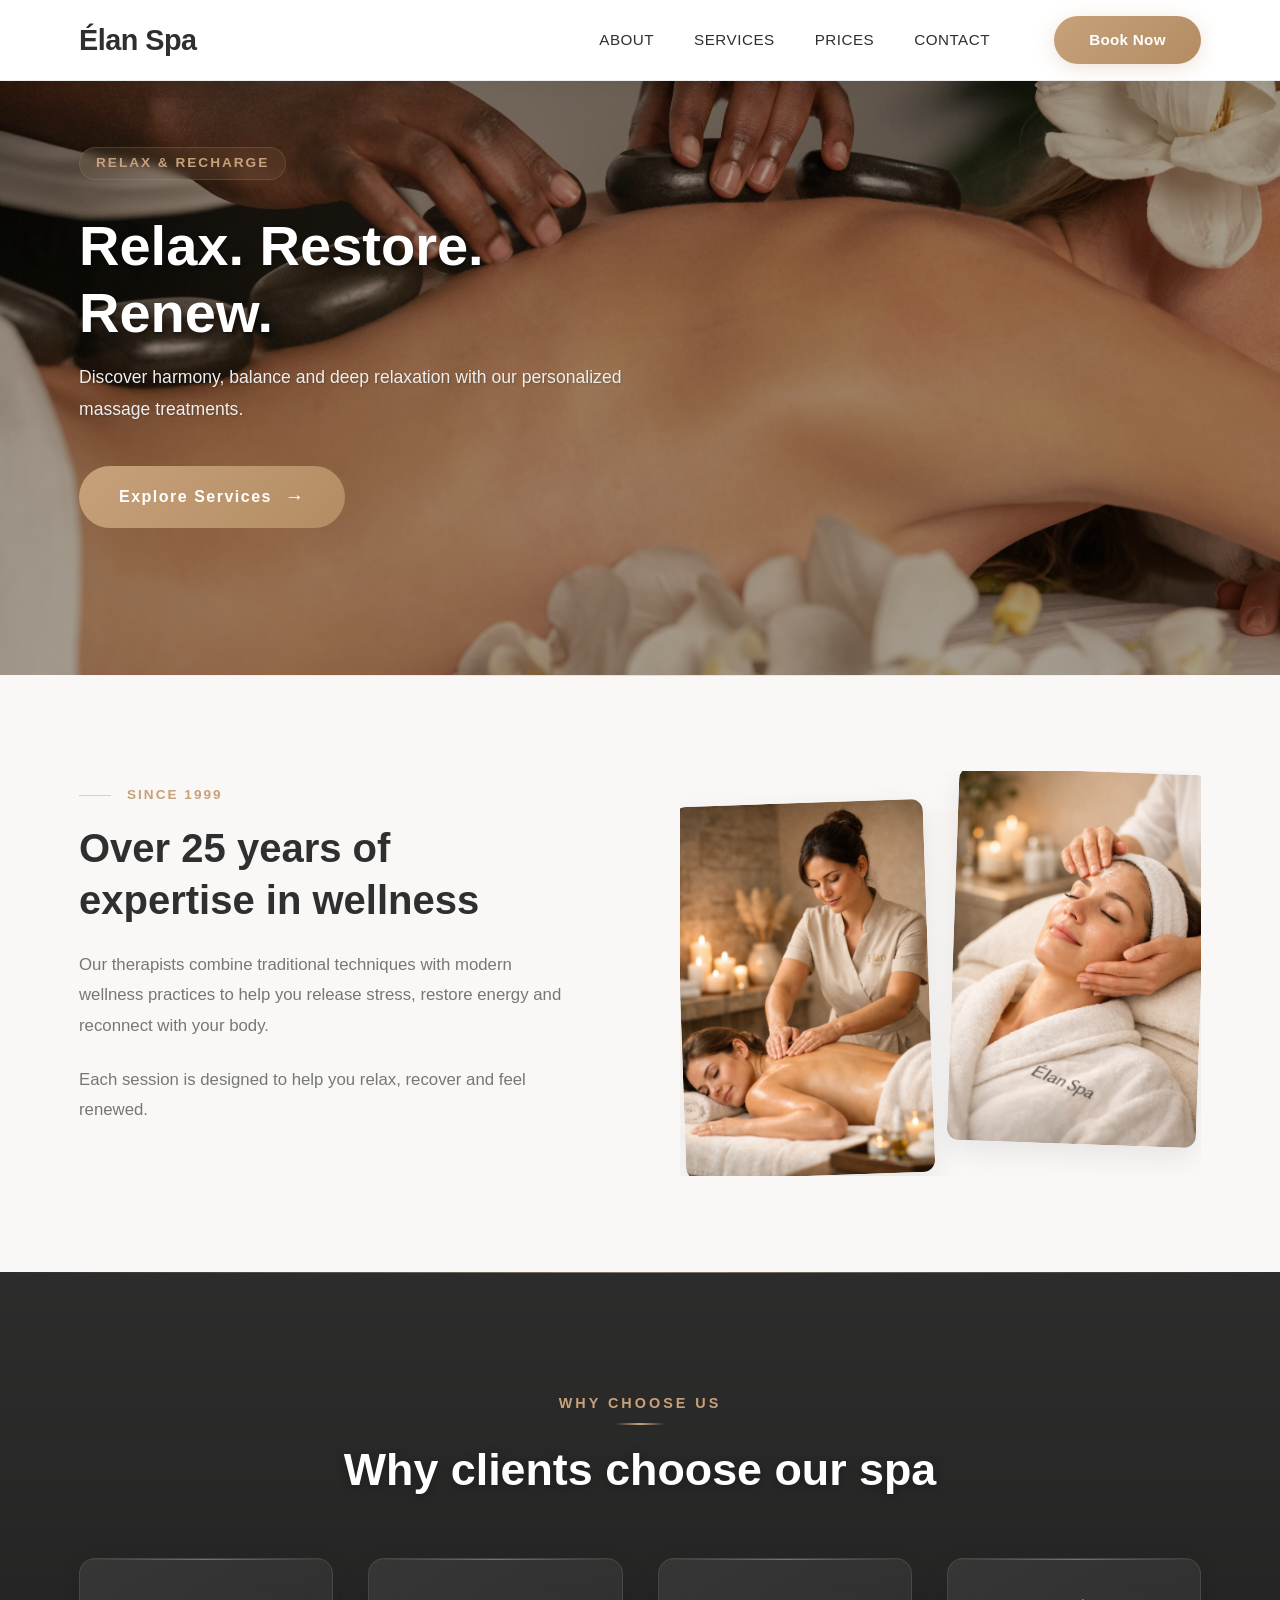
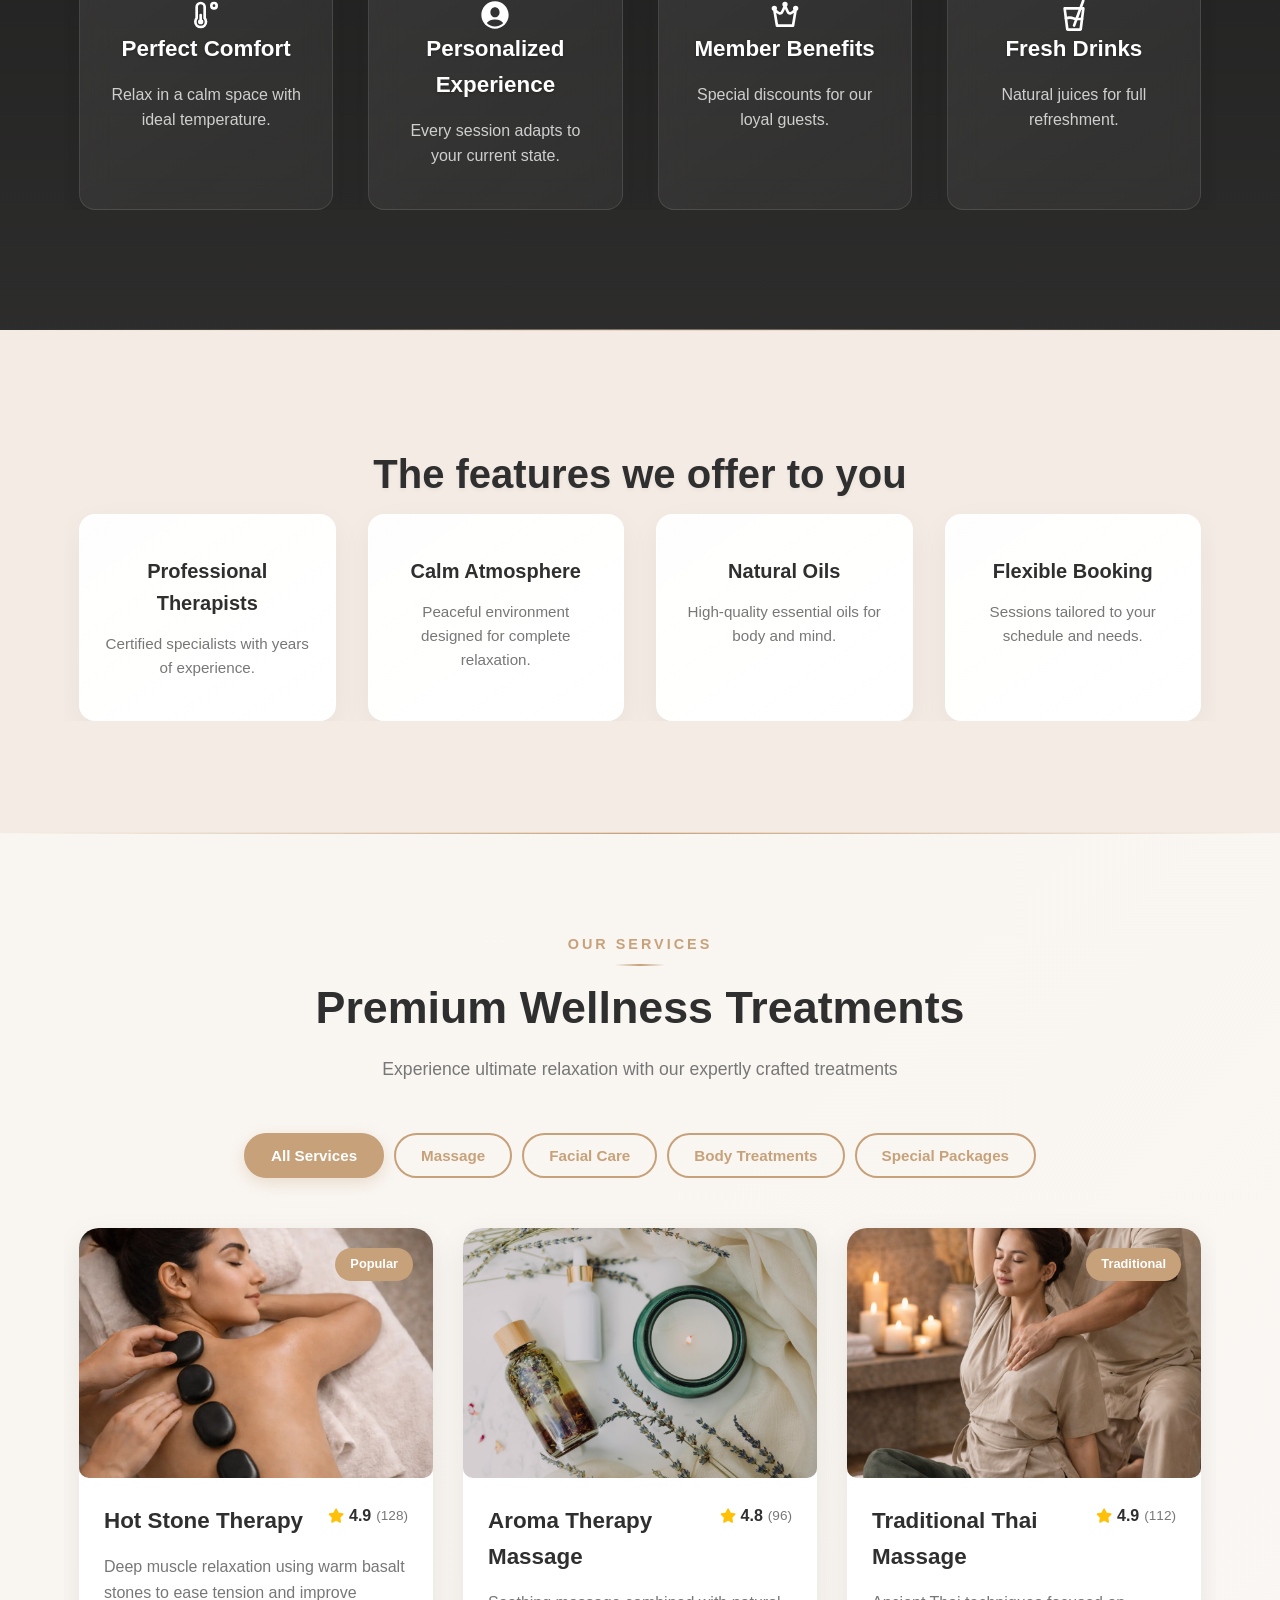
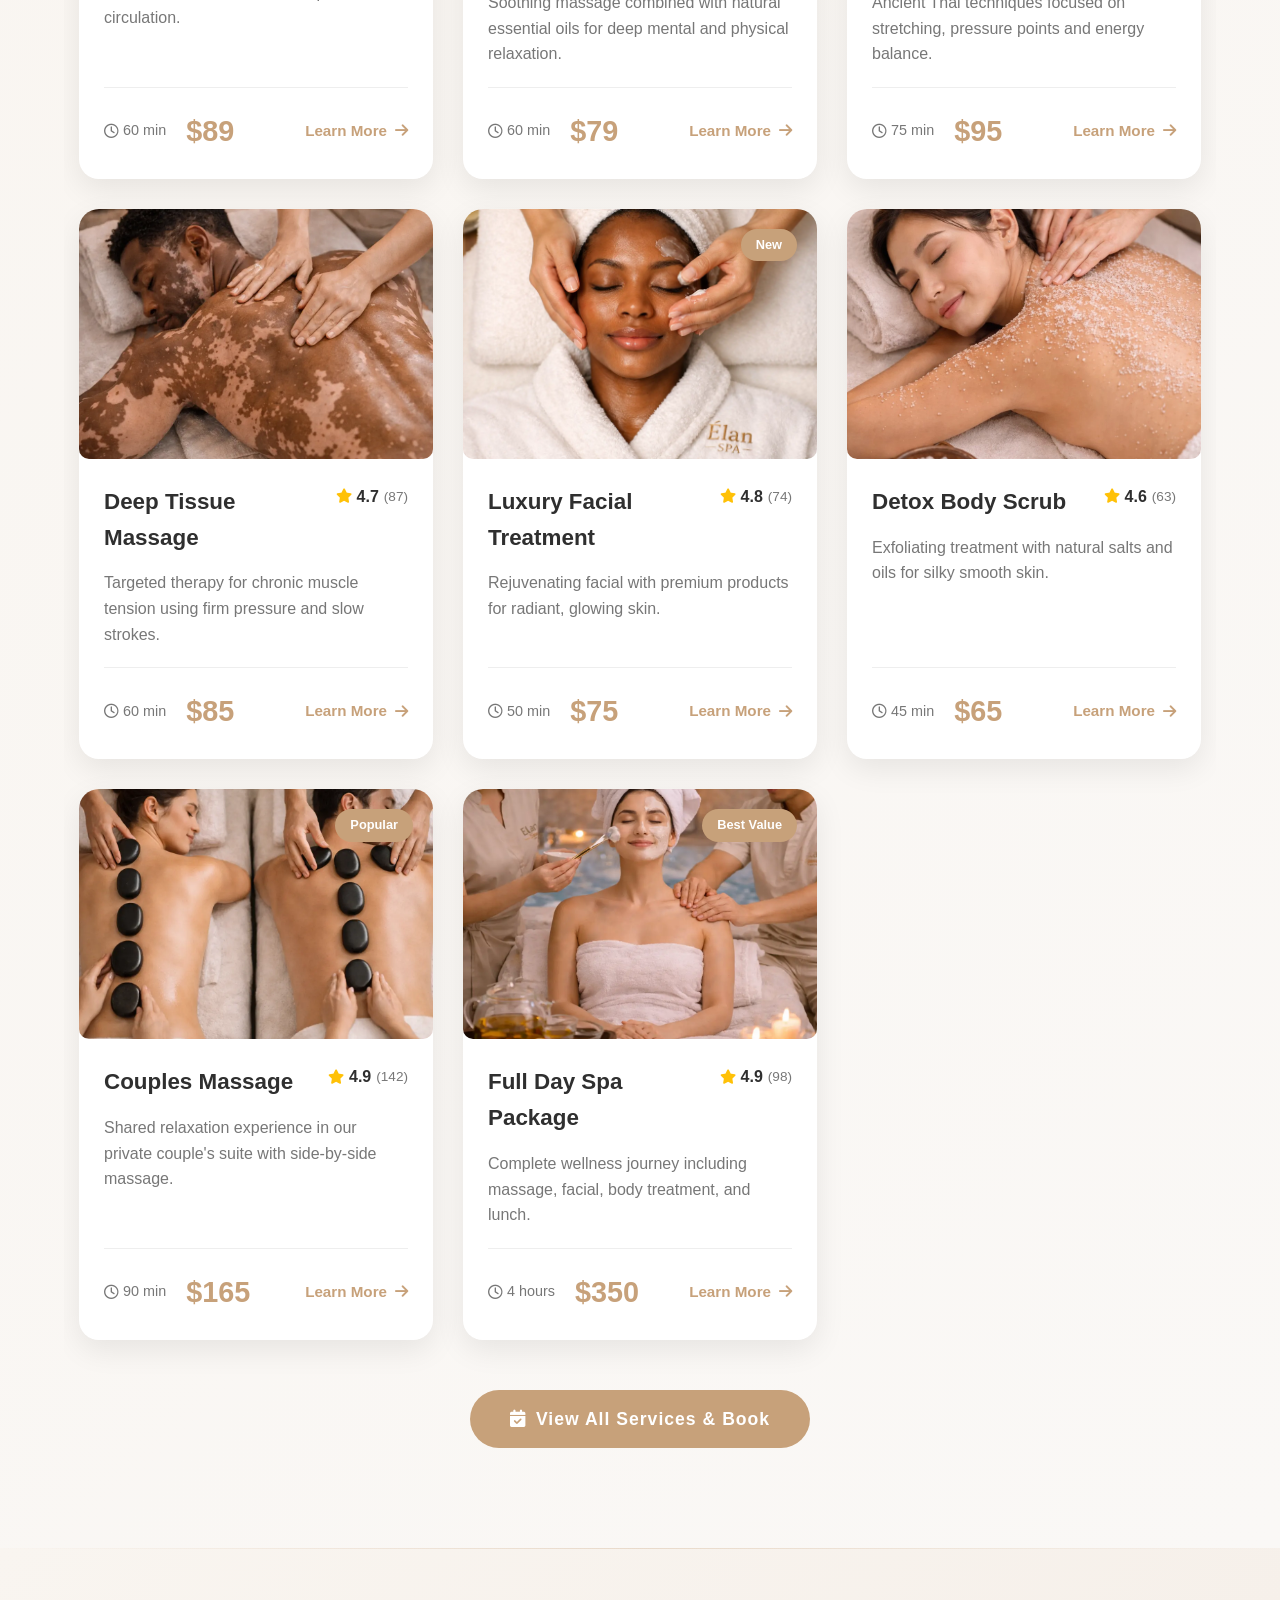
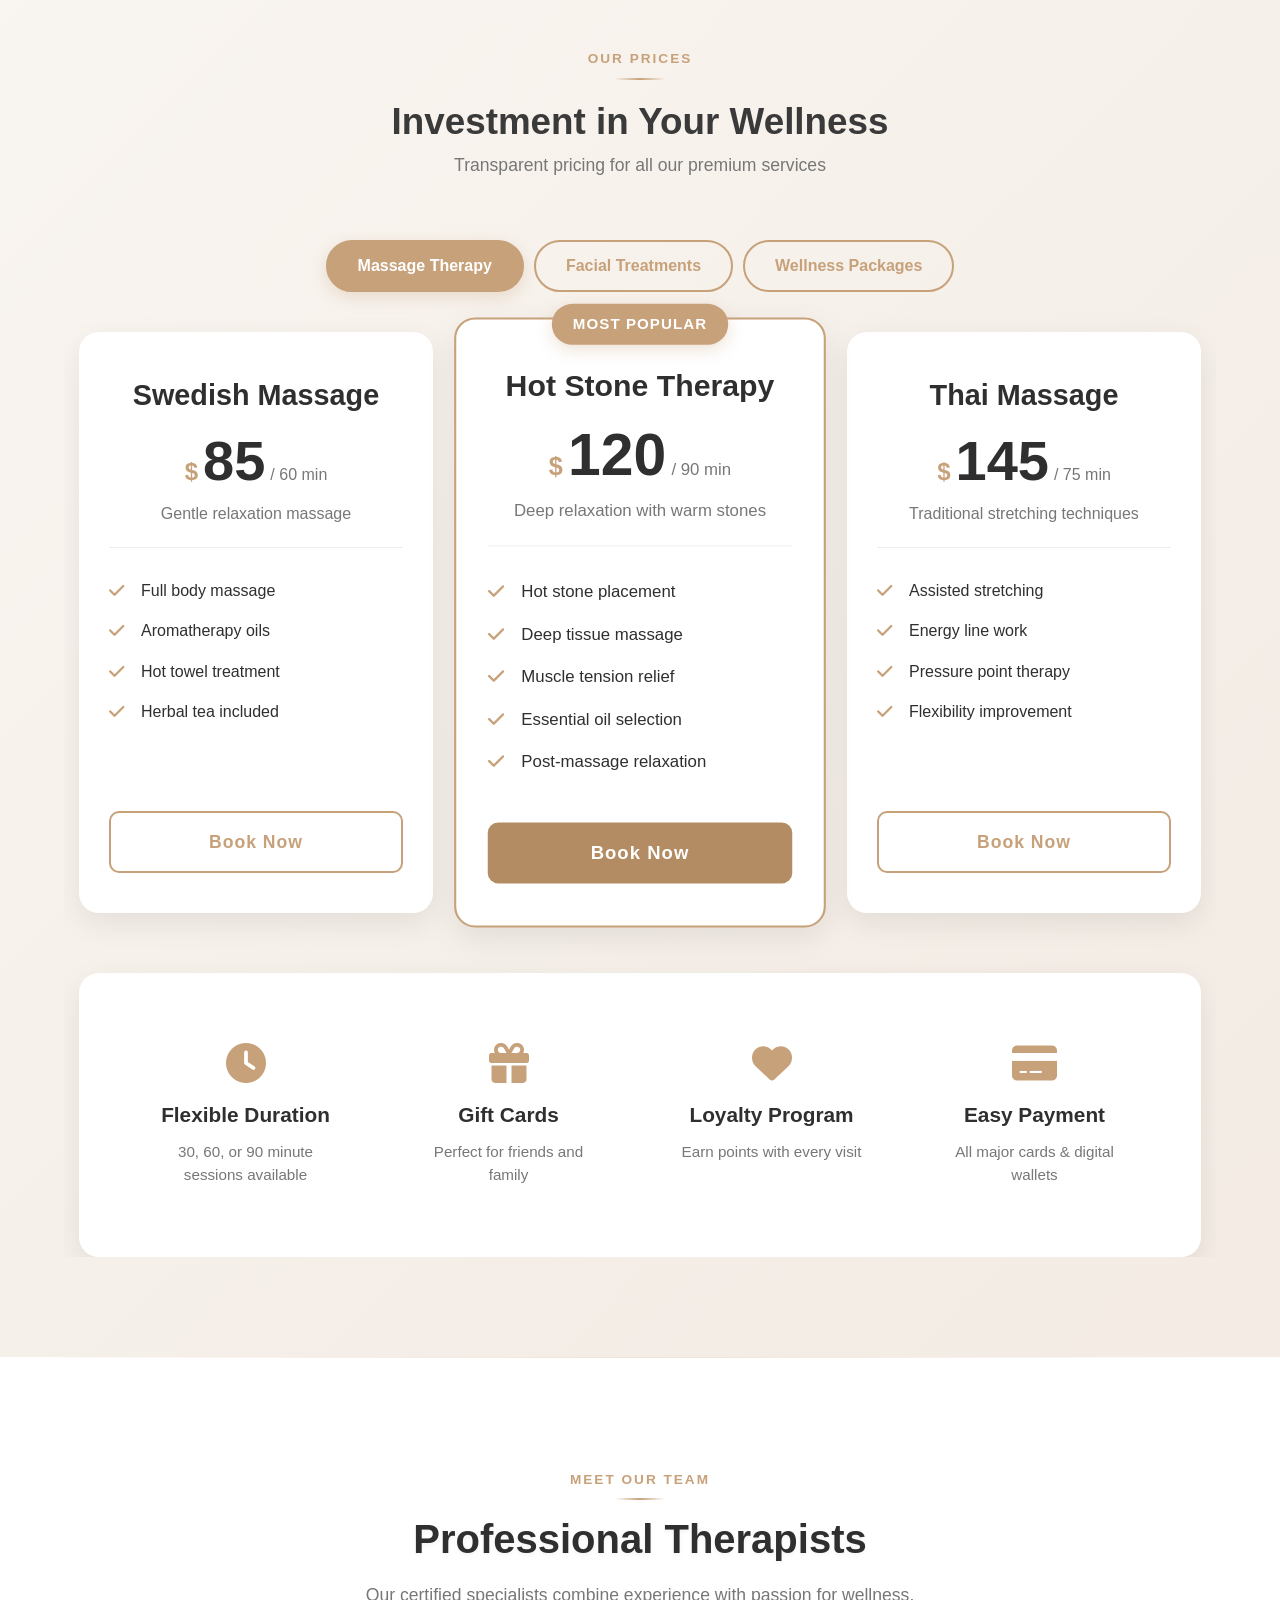
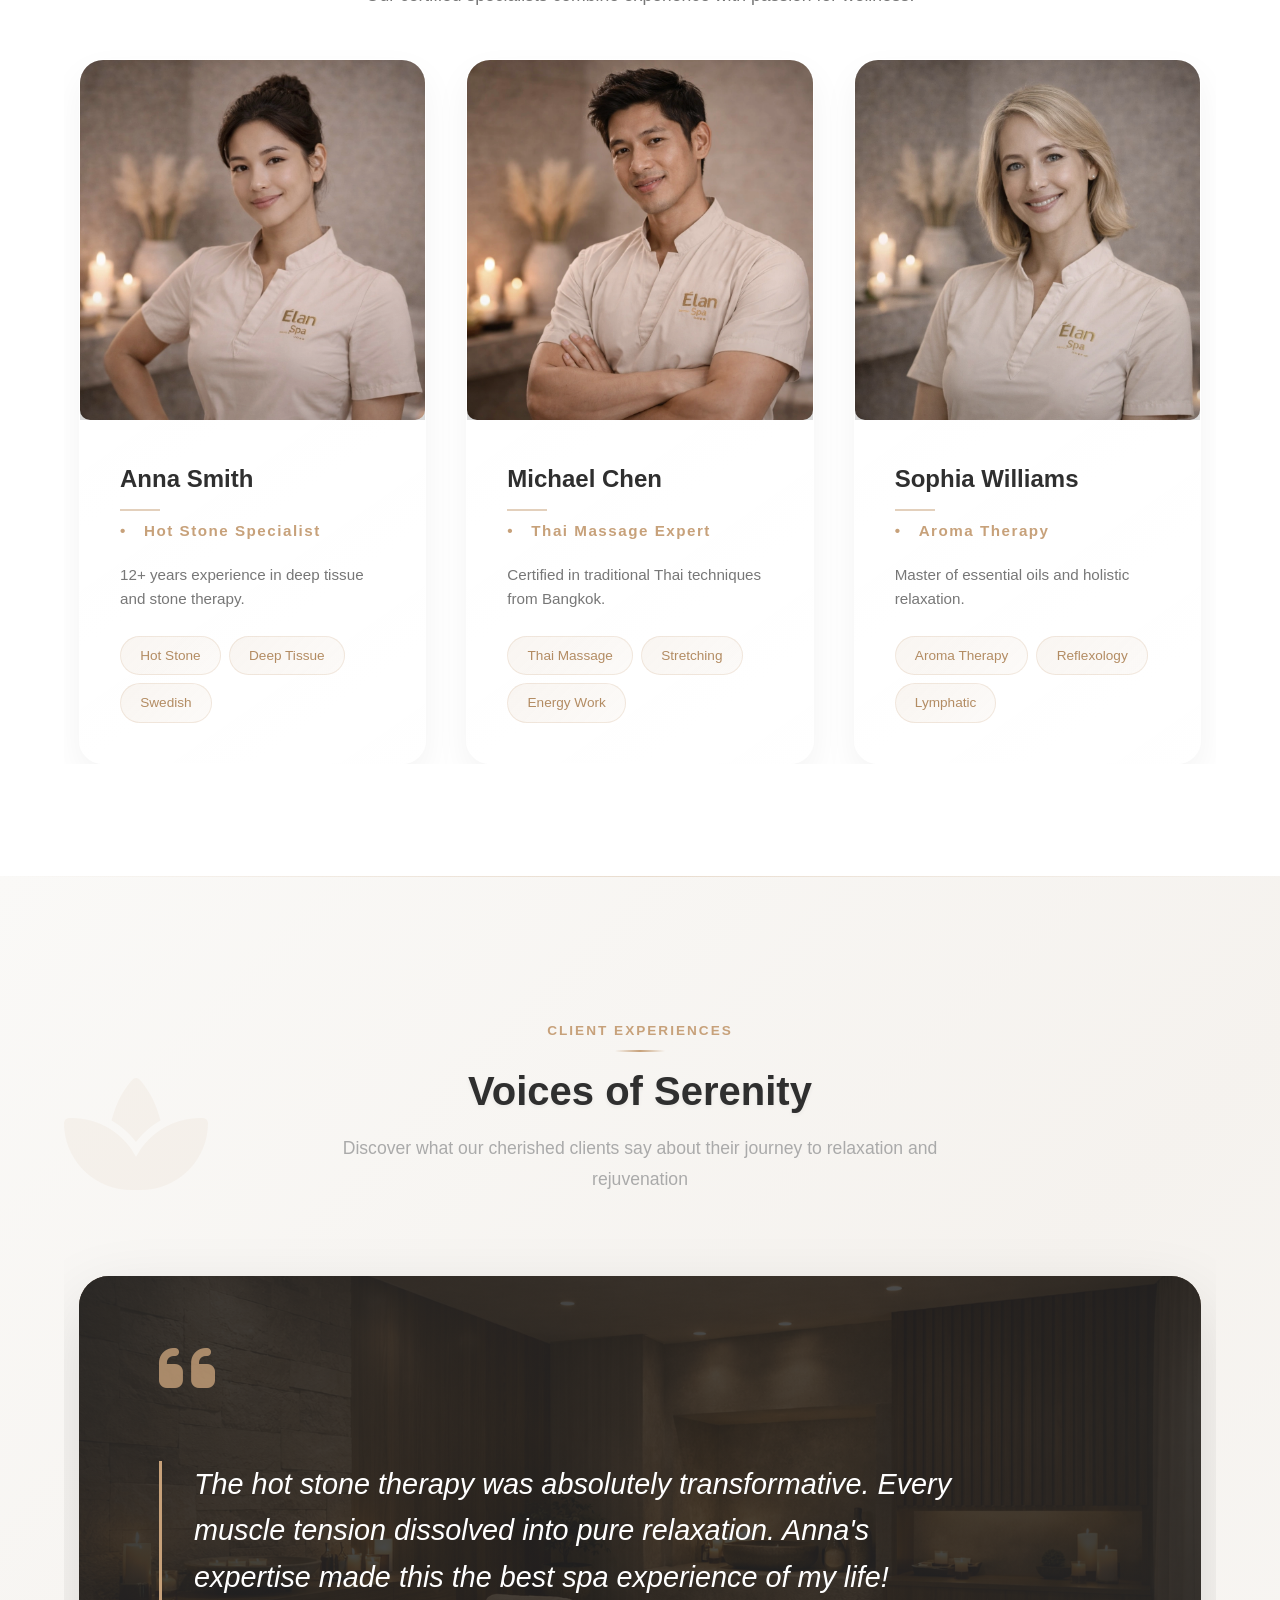
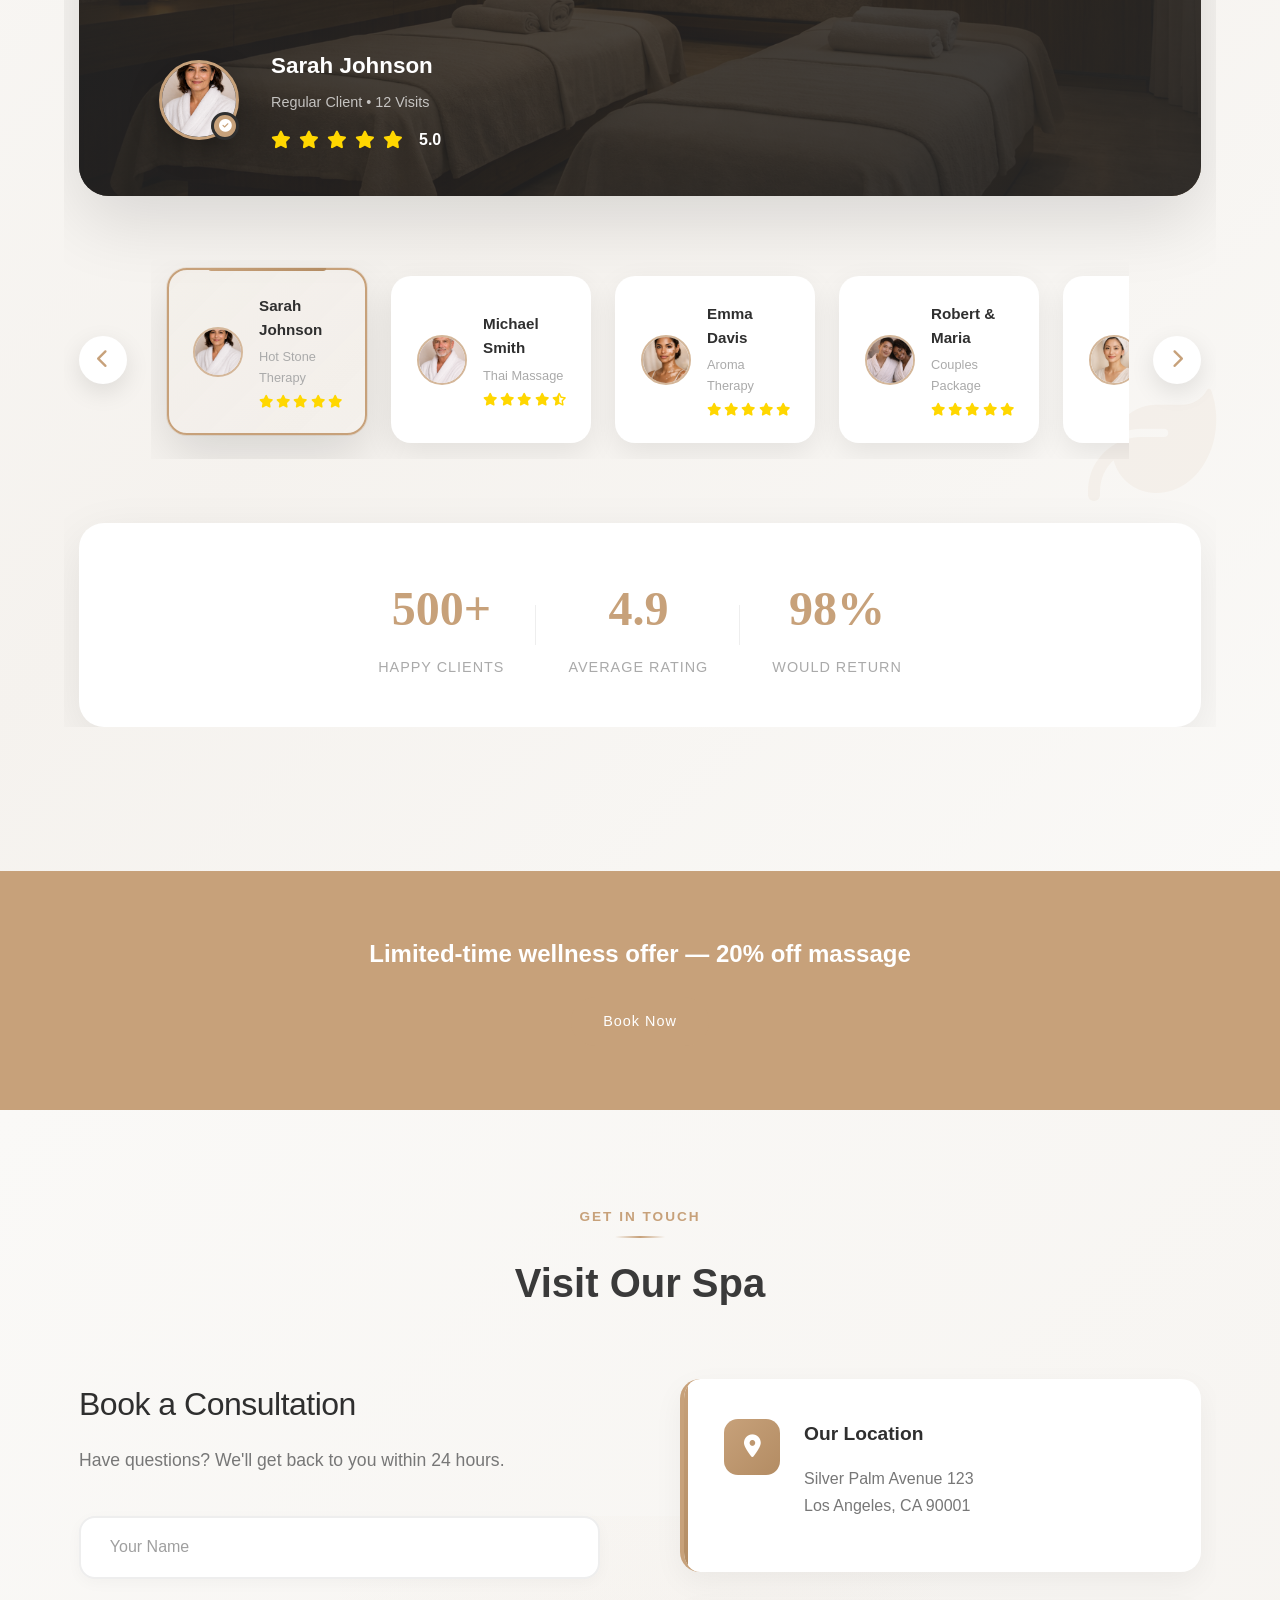
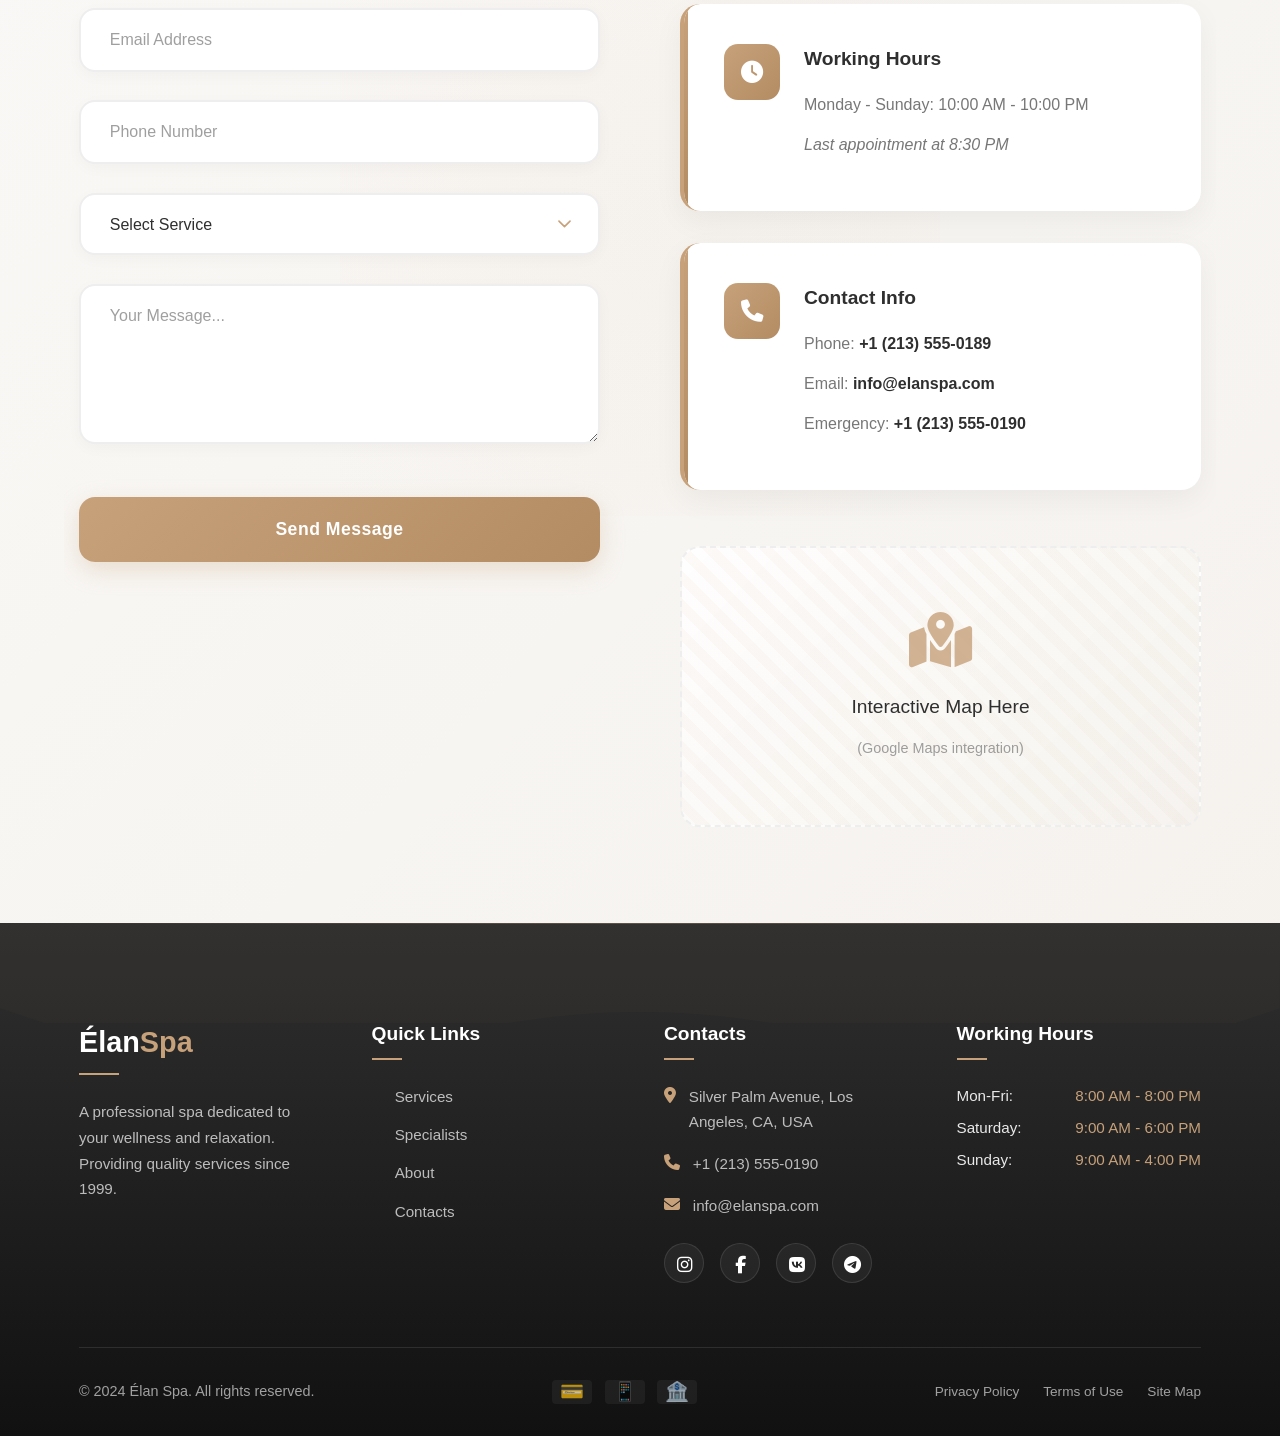
<file: demo/index.html>
<!DOCTYPE html>
<html lang="en">
  <head>
    <meta charset="UTF-8" />
    <meta name="viewport" content="width=device-width, initial-scale=1.0" />
    <title>Élan Spa — Massage & Spa</title>
    <link rel="icon" href="favicon.png" sizes="16x16" />

    <meta
      name="keywords"
      content="spa, massage, wellness, relaxation, therapy, facial, body treatment"
    />
    <meta name="author" content="Élan Spa" />
    <meta
      property="og:title"
      content="Élan Spa — Luxury Massage & Spa Services"
    />
    <meta
      property="og:description"
      content="Premium wellness treatments in Los Angeles"
    />
    <meta
      property="og:image"
      content="https://yourdomain.com/images/og-image.jpg"
    />
    <meta property="og:url" content="https://yourdomain.com" />
    <meta name="twitter:card" content="summary_large_image" />
    <link rel="stylesheet" href="css/style.css" />

    <!-- Meta for SEO -->
    <meta
      name="description"
      content="Luxury massage and spa services. Relax your body and mind with professional therapists."
    />

    <!-- Font Awesome for burger -->
    <link
      rel="stylesheet"
      href="https://cdnjs.cloudflare.com/ajax/libs/font-awesome/6.4.0/css/all.min.css"
    />

    <!-- Fonts  -->
    <link rel="preconnect" href="https://fonts.googleapis.com" />
    <link rel="preconnect" href="https://fonts.gstatic.com" crossorigin />
  </head>
  <body>
    <!-- ================= PRELOADER ================= -->
    <div class="preloader" id="preloader">
      <div class="preloader-content">
        <div class="spa-logo">
          <span>É</span>
          <span>l</span>
          <span>a</span>
          <span>n</span>
          <span class="space"></span>
          <span>S</span>
          <span>p</span>
          <span>a</span>
        </div>
        <div class="preloader-spinner">
          <div class="spinner-circle"></div>
          <div class="spinner-circle"></div>
          <div class="spinner-circle"></div>
        </div>
        <p class="preloader-text">Loading wellness experience...</p>
      </div>
    </div>

    <!-- ================= HEADER ================= -->
    <header class="header">
      <div class="container">
        <div class="logo">
          <a href="#">Élan Spa</a>
        </div>

        <!-- Бургер-меню -->
        <div class="burger-menu" id="burgerMenu">
          <span></span>
          <span></span>
          <span></span>
        </div>

        <nav class="nav" id="mainNav">
          <ul>
            <li><a href="#about">About</a></li>
            <li><a href="#services">Services</a></li>
            <li><a href="#prices">Prices</a></li>

            <li><a href="#contact">Contact</a></li>
            <li>
              <a href="booking-page.html" class="btn-header-book">Book Now</a>
            </li>
          </ul>
        </nav>
      </div>
    </header>

    <!-- ================= HERO ================= -->
    <section class="hero">
      <div class="container">
        <div class="hero-content">
          <span class="hero-subtitle">Relax & Recharge</span>
          <h1>Relax. Restore. Renew.</h1>
          <p>
            Discover harmony, balance and deep relaxation with our personalized
            massage treatments.
          </p>
          <a href="#services" class="btn">Explore Services</a>
        </div>
      </div>
    </section>

    <!-- ================= ABOUT ================= -->
    <section id="about" class="about">
      <div class="container">
        <div class="about-grid">
          <div class="about-text">
            <span class="section-subtitle">Since 1999</span>
            <h2>Over 25 years of expertise in wellness</h2>
            <p>
              Our therapists combine traditional techniques with modern wellness
              practices to help you release stress, restore energy and reconnect
              with your body.
            </p>
            <p>
              Each session is designed to help you relax, recover and feel
              renewed.
            </p>
          </div>

          <div class="about-images">
            <img src="images/about-1.webp" alt="Massage therapy" />
            <img src="images/about-2.webp" alt="Spa relaxation" />
          </div>
        </div>
      </div>
    </section>

    <!-- ================= WHY CHOOSE US ================= -->
    <section id="why-choose-us" class="why-choose-us">
      <div class="why-overlay">
        <div class="container">
          <span class="section-subtitle">Why Choose Us</span>
          <h2>Why clients choose our spa</h2>

          <div class="why-grid">
            <div class="why-card">
              <img src="icons/temperature-low-svgrepo-com.svg" alt="" />
              <h3>Perfect Comfort</h3>
              <p>Relax in a calm space with ideal temperature.</p>
            </div>

            <div class="why-card">
              <img src="icons/person.svg" alt="" />
              <h3>Personalized Experience</h3>
              <p>Every session adapts to your current state.</p>
            </div>

            <div class="why-card">
              <img src="icons/crown.svg" alt="" />
              <h3>Member Benefits</h3>
              <p>Special discounts for our loyal guests.</p>
            </div>

            <div class="why-card">
              <img src="icons/juice.svg" alt="" />
              <h3>Fresh Drinks</h3>
              <p>Natural juices for full refreshment.</p>
            </div>
          </div>
        </div>
      </div>
    </section>

    <!-- ================= FEATURES ================= -->
    <section class="features">
      <div class="container">
        <h2 class="section-title">The features we offer to you</h2>

        <div class="features-grid">
          <div class="feature-card">
            <h3>Professional Therapists</h3>
            <p>Certified specialists with years of experience.</p>
          </div>

          <div class="feature-card">
            <h3>Calm Atmosphere</h3>
            <p>Peaceful environment designed for complete relaxation.</p>
          </div>

          <div class="feature-card">
            <h3>Natural Oils</h3>
            <p>High-quality essential oils for body and mind.</p>
          </div>

          <div class="feature-card">
            <h3>Flexible Booking</h3>
            <p>Sessions tailored to your schedule and needs.</p>
          </div>
        </div>
      </div>
    </section>

    <!-- ================= SERVICES ================= -->
    <section id="services" class="services">
      <div class="container">
        <span class="section-subtitle">Our Services</span>
        <h2 class="section-title">Premium Wellness Treatments</h2>
        <p class="section-description">
          Experience ultimate relaxation with our expertly crafted treatments
        </p>

        <div class="services-filter">
          <button class="filter-btn active" data-filter="all">
            All Services
          </button>
          <button class="filter-btn" data-filter="massage">Massage</button>
          <button class="filter-btn" data-filter="facial">Facial Care</button>
          <button class="filter-btn" data-filter="body">Body Treatments</button>
          <button class="filter-btn" data-filter="special">
            Special Packages
          </button>
        </div>

        <div class="services-grid">
          <!-- Service 1: Hot Stone Therapy -->
          <article class="service-card" data-category="massage">
            <div class="service-image">
              <img
                src="images/hot-stone.webp"
                alt="Hot Stone Therapy"
                loading="lazy"
              />
              <span class="service-badge">Popular</span>
              <div class="service-overlay">
                <a
                  href="booking-page.html?service=hot-stone"
                  class="service-btn"
                  >Book Now</a
                >
              </div>
            </div>
            <div class="service-content">
              <div class="service-header">
                <h3 class="service-title">Hot Stone Therapy</h3>
                <div class="service-rating">
                  <i class="fas fa-star"></i>
                  <span class="rating-value">4.9</span>
                  <span class="rating-count">(128)</span>
                </div>
              </div>
              <p class="service-description">
                Deep muscle relaxation using warm basalt stones to ease tension
                and improve circulation.
              </p>
              <div class="service-footer">
                <div class="service-meta">
                  <span class="service-duration">
                    <i class="far fa-clock"></i> 60 min
                  </span>
                  <span class="service-price"> $89 </span>
                </div>
                <a
                  href="service-details.html?service=hot-stone"
                  class="service-link"
                >
                  Learn More <i class="fas fa-arrow-right"></i>
                </a>
              </div>
            </div>
          </article>

          <!-- Service 2: Aroma Therapy -->
          <article class="service-card" data-category="massage">
            <div class="service-image">
              <img
                src="images/aroma-therapy.jpg"
                alt="Aroma Therapy"
                loading="lazy"
              />
              <div class="service-overlay">
                <a href="booking-page.html?service=aroma" class="service-btn"
                  >Book Now</a
                >
              </div>
            </div>
            <div class="service-content">
              <div class="service-header">
                <h3 class="service-title">Aroma Therapy Massage</h3>
                <div class="service-rating">
                  <i class="fas fa-star"></i>
                  <span class="rating-value">4.8</span>
                  <span class="rating-count">(96)</span>
                </div>
              </div>
              <p class="service-description">
                Soothing massage combined with natural essential oils for deep
                mental and physical relaxation.
              </p>
              <div class="service-footer">
                <div class="service-meta">
                  <span class="service-duration">
                    <i class="far fa-clock"></i> 60 min
                  </span>
                  <span class="service-price"> $79 </span>
                </div>
                <a
                  href="service-details.html?service=aroma"
                  class="service-link"
                >
                  Learn More <i class="fas fa-arrow-right"></i>
                </a>
              </div>
            </div>
          </article>

          <!-- Service 3: Thai Massage -->
          <article class="service-card" data-category="massage">
            <div class="service-image">
              <img
                src="images/thai-massage.webp"
                alt="Thai Massage"
                loading="lazy"
              />
              <span class="service-badge">Traditional</span>
              <div class="service-overlay">
                <a href="booking-page.html?service=thai" class="service-btn"
                  >Book Now</a
                >
              </div>
            </div>
            <div class="service-content">
              <div class="service-header">
                <h3 class="service-title">Traditional Thai Massage</h3>
                <div class="service-rating">
                  <i class="fas fa-star"></i>
                  <span class="rating-value">4.9</span>
                  <span class="rating-count">(112)</span>
                </div>
              </div>
              <p class="service-description">
                Ancient Thai techniques focused on stretching, pressure points
                and energy balance.
              </p>
              <div class="service-footer">
                <div class="service-meta">
                  <span class="service-duration">
                    <i class="far fa-clock"></i> 75 min
                  </span>
                  <span class="service-price"> $95 </span>
                </div>
                <a
                  href="service-details.html?service=thai"
                  class="service-link"
                >
                  Learn More <i class="fas fa-arrow-right"></i>
                </a>
              </div>
            </div>
          </article>

          <!-- Service 4: Deep Tissue -->
          <article class="service-card" data-category="massage">
            <div class="service-image">
              <img
                src="images/deep-tissue.webp"
                alt="Deep Tissue Massage"
                loading="lazy"
              />
              <div class="service-overlay">
                <a
                  href="booking-page.html?service=deep-tissue"
                  class="service-btn"
                  >Book Now</a
                >
              </div>
            </div>
            <div class="service-content">
              <div class="service-header">
                <h3 class="service-title">Deep Tissue Massage</h3>
                <div class="service-rating">
                  <i class="fas fa-star"></i>
                  <span class="rating-value">4.7</span>
                  <span class="rating-count">(87)</span>
                </div>
              </div>
              <p class="service-description">
                Targeted therapy for chronic muscle tension using firm pressure
                and slow strokes.
              </p>
              <div class="service-footer">
                <div class="service-meta">
                  <span class="service-duration">
                    <i class="far fa-clock"></i> 60 min
                  </span>
                  <span class="service-price"> $85 </span>
                </div>
                <a
                  href="service-details.html?service=deep-tissue"
                  class="service-link"
                >
                  Learn More <i class="fas fa-arrow-right"></i>
                </a>
              </div>
            </div>
          </article>

          <!-- Service 5: Relaxing Facial -->
          <article class="service-card" data-category="facial">
            <div class="service-image">
              <img
                src="images/relaxing-facial.webp"
                alt="Relaxing Facial"
                loading="lazy"
              />
              <span class="service-badge">New</span>
              <div class="service-overlay">
                <a href="booking-page.html?service=facial" class="service-btn"
                  >Book Now</a
                >
              </div>
            </div>
            <div class="service-content">
              <div class="service-header">
                <h3 class="service-title">Luxury Facial Treatment</h3>
                <div class="service-rating">
                  <i class="fas fa-star"></i>
                  <span class="rating-value">4.8</span>
                  <span class="rating-count">(74)</span>
                </div>
              </div>
              <p class="service-description">
                Rejuvenating facial with premium products for radiant, glowing
                skin.
              </p>
              <div class="service-footer">
                <div class="service-meta">
                  <span class="service-duration">
                    <i class="far fa-clock"></i> 50 min
                  </span>
                  <span class="service-price"> $75 </span>
                </div>
                <a
                  href="service-details.html?service=facial"
                  class="service-link"
                >
                  Learn More <i class="fas fa-arrow-right"></i>
                </a>
              </div>
            </div>
          </article>

          <!-- Service 6: Body Scrub -->
          <article class="service-card" data-category="body">
            <div class="service-image">
              <img
                src="images/body-scrub.webp"
                alt="Body Scrub"
                loading="lazy"
              />
              <div class="service-overlay">
                <a
                  href="booking-page.html?service=body-scrub"
                  class="service-btn"
                  >Book Now</a
                >
              </div>
            </div>
            <div class="service-content">
              <div class="service-header">
                <h3 class="service-title">Detox Body Scrub</h3>
                <div class="service-rating">
                  <i class="fas fa-star"></i>
                  <span class="rating-value">4.6</span>
                  <span class="rating-count">(63)</span>
                </div>
              </div>
              <p class="service-description">
                Exfoliating treatment with natural salts and oils for silky
                smooth skin.
              </p>
              <div class="service-footer">
                <div class="service-meta">
                  <span class="service-duration">
                    <i class="far fa-clock"></i> 45 min
                  </span>
                  <span class="service-price"> $65 </span>
                </div>
                <a
                  href="service-details.html?service=body-scrub"
                  class="service-link"
                >
                  Learn More <i class="fas fa-arrow-right"></i>
                </a>
              </div>
            </div>
          </article>

          <!-- Service 7: Couples Massage -->
          <article class="service-card" data-category="special">
            <div class="service-image">
              <img
                src="images/couples-massage.webp"
                alt="Couples Massage"
                loading="lazy"
              />
              <span class="service-badge">Popular</span>
              <div class="service-overlay">
                <a href="booking-page.html?service=couples" class="service-btn"
                  >Book Now</a
                >
              </div>
            </div>
            <div class="service-content">
              <div class="service-header">
                <h3 class="service-title">Couples Massage</h3>
                <div class="service-rating">
                  <i class="fas fa-star"></i>
                  <span class="rating-value">4.9</span>
                  <span class="rating-count">(142)</span>
                </div>
              </div>
              <p class="service-description">
                Shared relaxation experience in our private couple's suite with
                side-by-side massage.
              </p>
              <div class="service-footer">
                <div class="service-meta">
                  <span class="service-duration">
                    <i class="far fa-clock"></i> 90 min
                  </span>
                  <span class="service-price"> $165 </span>
                </div>
                <a
                  href="service-details.html?service=couples"
                  class="service-link"
                >
                  Learn More <i class="fas fa-arrow-right"></i>
                </a>
              </div>
            </div>
          </article>

          <!-- Service 8: Spa Day Package -->
          <article class="service-card" data-category="special">
            <div class="service-image">
              <img
                src="images/spa-day.webp"
                alt="Spa Day Package"
                loading="lazy"
              />
              <span class="service-badge">Best Value</span>
              <div class="service-overlay">
                <a href="booking-page.html?package=spa-day" class="service-btn"
                  >Book Now</a
                >
              </div>
            </div>
            <div class="service-content">
              <div class="service-header">
                <h3 class="service-title">Full Day Spa Package</h3>
                <div class="service-rating">
                  <i class="fas fa-star"></i>
                  <span class="rating-value">4.9</span>
                  <span class="rating-count">(98)</span>
                </div>
              </div>
              <p class="service-description">
                Complete wellness journey including massage, facial, body
                treatment, and lunch.
              </p>
              <div class="service-footer">
                <div class="service-meta">
                  <span class="service-duration">
                    <i class="far fa-clock"></i> 4 hours
                  </span>
                  <span class="service-price"> $350 </span>
                </div>
                <a
                  href="service-details.html?package=spa-day"
                  class="service-link"
                >
                  Learn More <i class="fas fa-arrow-right"></i>
                </a>
              </div>
            </div>
          </article>
        </div>

        <div class="services-cta">
          <a href="booking-page.html" class="btn btn-primary">
            <i class="fas fa-calendar-check"></i> View All Services & Book
          </a>
        </div>
      </div>
    </section>

    <!-- ================= PRICING ================= -->
    <section id="pricing" class="pricing">
      <div class="container">
        <span class="section-subtitle">Our Prices</span>
        <h2>Investment in Your Wellness</h2>
        <p class="section-description">
          Transparent pricing for all our premium services
        </p>

        <div class="pricing-tabs">
          <div class="tab-buttons">
            <button class="tab-btn active" data-tab="massage">
              Massage Therapy
            </button>
            <button class="tab-btn" data-tab="facial">Facial Treatments</button>
            <button class="tab-btn" data-tab="packages">
              Wellness Packages
            </button>
          </div>

          <div class="tab-content active" id="massage">
            <div class="pricing-grid">
              <!-- Basic Massage -->
              <div class="pricing-card">
                <div class="pricing-header">
                  <h3>Swedish Massage</h3>
                  <div class="price">
                    <span class="currency">$</span>
                    <span class="amount">85</span>
                    <span class="duration">/ 60 min</span>
                  </div>
                  <p class="pricing-description">Gentle relaxation massage</p>
                </div>
                <ul class="features-list">
                  <li><i class="fas fa-check"></i> Full body massage</li>
                  <li><i class="fas fa-check"></i> Aromatherapy oils</li>
                  <li><i class="fas fa-check"></i> Hot towel treatment</li>
                  <li><i class="fas fa-check"></i> Herbal tea included</li>
                </ul>
                <a href="booking-page.html" class="btn btn-outline">Book Now</a>
              </div>

              <!-- Popular Massage -->
              <div class="pricing-card popular">
                <div class="popular-badge">Most Popular</div>
                <div class="pricing-header">
                  <h3>Hot Stone Therapy</h3>
                  <div class="price">
                    <span class="currency">$</span>
                    <span class="amount">120</span>
                    <span class="duration">/ 90 min</span>
                  </div>
                  <p class="pricing-description">
                    Deep relaxation with warm stones
                  </p>
                </div>
                <ul class="features-list">
                  <li><i class="fas fa-check"></i> Hot stone placement</li>
                  <li><i class="fas fa-check"></i> Deep tissue massage</li>
                  <li><i class="fas fa-check"></i> Muscle tension relief</li>
                  <li><i class="fas fa-check"></i> Essential oil selection</li>
                  <li><i class="fas fa-check"></i> Post-massage relaxation</li>
                </ul>
                <a href="booking-page.html" class="btn">Book Now</a>
              </div>

              <!-- Premium Massage -->
              <div class="pricing-card">
                <div class="pricing-header">
                  <h3>Thai Massage</h3>
                  <div class="price">
                    <span class="currency">$</span>
                    <span class="amount">145</span>
                    <span class="duration">/ 75 min</span>
                  </div>
                  <p class="pricing-description">
                    Traditional stretching techniques
                  </p>
                </div>
                <ul class="features-list">
                  <li><i class="fas fa-check"></i> Assisted stretching</li>
                  <li><i class="fas fa-check"></i> Energy line work</li>
                  <li><i class="fas fa-check"></i> Pressure point therapy</li>
                  <li><i class="fas fa-check"></i> Flexibility improvement</li>
                </ul>
                <a href="booking-page.html" class="btn btn-outline">Book Now</a>
              </div>
            </div>
          </div>

          <div class="tab-content" id="facial">
            <div class="pricing-grid">
              <!-- Basic Facial -->
              <div class="pricing-card">
                <div class="pricing-header">
                  <h3>Classic Facial</h3>
                  <div class="price">
                    <span class="currency">$</span>
                    <span class="amount">75</span>
                    <span class="duration">/ 50 min</span>
                  </div>
                  <p class="pricing-description">Deep cleansing & hydration</p>
                </div>
                <ul class="features-list">
                  <li><i class="fas fa-check"></i> Skin analysis</li>
                  <li><i class="fas fa-check"></i> Deep cleansing</li>
                  <li><i class="fas fa-check"></i> Exfoliation</li>
                  <li><i class="fas fa-check"></i> Moisturizing mask</li>
                </ul>
                <a href="booking-page.html" class="btn btn-outline">Book Now</a>
              </div>

              <!-- Popular Facial -->
              <div class="pricing-card popular">
                <div class="popular-badge">Best Value</div>
                <div class="pricing-header">
                  <h3>Anti-Aging Facial</h3>
                  <div class="price">
                    <span class="currency">$</span>
                    <span class="amount">150</span>
                    <span class="duration">/ 80 min</span>
                  </div>
                  <p class="pricing-description">Rejuvenating treatment</p>
                </div>
                <ul class="features-list">
                  <li><i class="fas fa-check"></i> Collagen boost</li>
                  <li><i class="fas fa-check"></i> LED light therapy</li>
                  <li><i class="fas fa-check"></i> Hyaluronic acid</li>
                  <li><i class="fas fa-check"></i> Gua sha massage</li>
                  <li><i class="fas fa-check"></i> Eye contour treatment</li>
                </ul>
                <a href="booking-page.html" class="btn">Book Now</a>
              </div>

              <!-- Premium Facial -->
              <div class="pricing-card">
                <div class="pricing-header">
                  <h3>Gold Facial</h3>
                  <div class="price">
                    <span class="currency">$</span>
                    <span class="amount">220</span>
                    <span class="duration">/ 90 min</span>
                  </div>
                  <p class="pricing-description">
                    Luxury gold-infused treatment
                  </p>
                </div>
                <ul class="features-list">
                  <li><i class="fas fa-check"></i> 24K gold mask</li>
                  <li>
                    <i class="fas fa-check"></i> Diamond microdermabrasion
                  </li>
                  <li><i class="fas fa-check"></i> Oxygen infusion</li>
                  <li><i class="fas fa-check"></i> Lymphatic drainage</li>
                </ul>
                <a href="booking-page.html" class="btn btn-outline">Book Now</a>
              </div>
            </div>
          </div>

          <div class="tab-content" id="packages">
            <div class="pricing-grid">
              <!-- Couples Package -->
              <div class="pricing-card">
                <div class="pricing-header">
                  <h3>Couples Retreat</h3>
                  <div class="price">
                    <span class="currency">$</span>
                    <span class="amount">280</span>
                    <span class="duration">/ 120 min</span>
                  </div>
                  <p class="pricing-description">
                    Shared relaxation experience
                  </p>
                </div>
                <ul class="features-list">
                  <li><i class="fas fa-check"></i> Side-by-side massage</li>
                  <li><i class="fas fa-check"></i> Private room</li>
                  <li><i class="fas fa-check"></i> Champagne toast</li>
                  <li><i class="fas fa-check"></i> Chocolate strawberries</li>
                </ul>
                <a href="booking-page.html" class="btn btn-outline">Book Now</a>
              </div>

              <!-- Day Package -->
              <div class="pricing-card popular">
                <div class="popular-badge">Day Escape</div>
                <div class="pricing-header">
                  <h3>Spa Day</h3>
                  <div class="price">
                    <span class="currency">$</span>
                    <span class="amount">350</span>
                    <span class="duration">/ 4 hours</span>
                  </div>
                  <p class="pricing-description">Ultimate relaxation package</p>
                </div>
                <ul class="features-list">
                  <li><i class="fas fa-check"></i> 90-min massage</li>
                  <li><i class="fas fa-check"></i> 60-min facial</li>
                  <li><i class="fas fa-check"></i> Body scrub</li>
                  <li><i class="fas fa-check"></i> Lunch included</li>
                  <li><i class="fas fa-check"></i> Pool access</li>
                </ul>
                <a href="booking-page.html" class="btn">Book Now</a>
              </div>

              <!-- Membership -->
              <div class="pricing-card">
                <div class="pricing-header">
                  <h3>Monthly Membership</h3>
                  <div class="price">
                    <span class="currency">$</span>
                    <span class="amount">199</span>
                    <span class="duration">/ month</span>
                  </div>
                  <p class="pricing-description">Unlimited wellness benefits</p>
                </div>
                <ul class="features-list">
                  <li><i class="fas fa-check"></i> 2 massages per month</li>
                  <li><i class="fas fa-check"></i> 1 facial per month</li>
                  <li>
                    <i class="fas fa-check"></i> 20% off additional services
                  </li>
                  <li><i class="fas fa-check"></i> Priority booking</li>
                </ul>
                <a href="booking-page.html" class="btn btn-outline">Join Now</a>
              </div>
            </div>
          </div>
        </div>

        <div class="pricing-footer">
          <div class="pricing-features">
            <div class="feature-item">
              <i class="fas fa-clock"></i>
              <h4>Flexible Duration</h4>
              <p>30, 60, or 90 minute sessions available</p>
            </div>
            <div class="feature-item">
              <i class="fas fa-gift"></i>
              <h4>Gift Cards</h4>
              <p>Perfect for friends and family</p>
            </div>
            <div class="feature-item">
              <i class="fas fa-heart"></i>
              <h4>Loyalty Program</h4>
              <p>Earn points with every visit</p>
            </div>
            <div class="feature-item">
              <i class="fas fa-credit-card"></i>
              <h4>Easy Payment</h4>
              <p>All major cards & digital wallets</p>
            </div>
          </div>
        </div>
      </div>
    </section>

    <!-- ================= SPECIALISTS ================= -->
    <section id="specialists" class="specialists">
      <div class="container">
        <span class="section-subtitle">Meet Our Team</span>
        <h2>Professional Therapists</h2>
        <p class="section-description">
          Our certified specialists combine experience with passion for
          wellness.
        </p>

        <div class="specialists-grid">
          <!-- Therapist 1 -->
          <div class="specialist-card">
            <div class="specialist-img">
              <img src="images/therapist-anna.webp" alt="Anna Smith" />
              <div class="specialist-overlay">
                <div class="specialist-social">
                  <a href="#"><i class="fab fa-instagram"></i></a>
                  <a href="#"><i class="fab fa-linkedin"></i></a>
                </div>
              </div>
            </div>
            <div class="specialist-info">
              <h3>Anna Smith</h3>
              <span class="specialist-title">Hot Stone Specialist</span>
              <p>12+ years experience in deep tissue and stone therapy.</p>
              <div class="specialist-skills">
                <span class="skill-tag">Hot Stone</span>
                <span class="skill-tag">Deep Tissue</span>
                <span class="skill-tag">Swedish</span>
              </div>
            </div>
          </div>

          <!-- Therapist 2 -->
          <div class="specialist-card">
            <div class="specialist-img">
              <img src="images/therapist-michael.webp" alt="Michael Chen" />
              <div class="specialist-overlay">
                <div class="specialist-social">
                  <a href="#"><i class="fab fa-instagram"></i></a>
                  <a href="#"><i class="fab fa-linkedin"></i></a>
                </div>
              </div>
            </div>
            <div class="specialist-info">
              <h3>Michael Chen</h3>
              <span class="specialist-title">Thai Massage Expert</span>
              <p>Certified in traditional Thai techniques from Bangkok.</p>
              <div class="specialist-skills">
                <span class="skill-tag">Thai Massage</span>
                <span class="skill-tag">Stretching</span>
                <span class="skill-tag">Energy Work</span>
              </div>
            </div>
          </div>

          <!-- Therapist 3 -->
          <div class="specialist-card">
            <div class="specialist-img">
              <img src="images/therapist-sophia.webp" alt="Sophia Williams" />
              <div class="specialist-overlay">
                <div class="specialist-social">
                  <a href="#"><i class="fab fa-instagram"></i></a>
                  <a href="#"><i class="fab fa-linkedin"></i></a>
                </div>
              </div>
            </div>
            <div class="specialist-info">
              <h3>Sophia Williams</h3>
              <span class="specialist-title">Aroma Therapy</span>
              <p>Master of essential oils and holistic relaxation.</p>
              <div class="specialist-skills">
                <span class="skill-tag">Aroma Therapy</span>
                <span class="skill-tag">Reflexology</span>
                <span class="skill-tag">Lymphatic</span>
              </div>
            </div>
          </div>
        </div>
      </div>
    </section>

    <!-- ================= LUXURY TESTIMONIALS ================= -->
    <section class="luxury-testimonials">
      <div class="container">
        <!-- Decorative elements -->
        <div class="decorative-element left">
          <i class="fas fa-spa"></i>
        </div>
        <div class="decorative-element right">
          <i class="fas fa-leaf"></i>
        </div>

        <div class="section-header">
          <span class="section-subtitle">Client Experiences</span>
          <h2>Voices of Serenity</h2>
          <p class="section-intro">
            Discover what our cherished clients say about their journey to
            relaxation and rejuvenation
          </p>
        </div>

        <div class="luxury-carousel-container">
          <!-- Main review card (center) -->
          <div class="main-testimonial">
            <div class="testimonial-content">
              <div class="quote-icon">
                <i class="fas fa-quote-left"></i>
              </div>
              <p class="testimonial-text">
                "The hot stone therapy was absolutely transformative. Every
                muscle tension dissolved into pure relaxation. Anna's expertise
                made this the best spa experience of my life!"
              </p>
              <div class="client-info">
                <div class="client-avatar">
                  <img src="images/client-1.webp" alt="Sarah Johnson" />
                  <div class="verified-badge">
                    <i class="fas fa-check-circle"></i>
                  </div>
                </div>
                <div class="client-details">
                  <h4>Sarah Johnson</h4>
                  <span class="client-role">Regular Client • 12 Visits</span>
                  <div class="client-rating">
                    <i class="fas fa-star"></i>
                    <i class="fas fa-star"></i>
                    <i class="fas fa-star"></i>
                    <i class="fas fa-star"></i>
                    <i class="fas fa-star"></i>
                    <span>5.0</span>
                  </div>
                </div>
              </div>
            </div>

            <!-- Background image for atmosphere -->
            <div
              class="testimonial-bg"
              style="background-image: url('images/testimonial-bg-1.webp')"
            ></div>
            <div class="overlay-gradient"></div>
          </div>

          <!-- Thumbnail carousel -->
          <div class="mini-carousel">
            <!-- Navigation arrows -->
            <button class="nav-btn prev-btn">
              <i class="fas fa-chevron-left"></i>
            </button>

            <!-- Thumbnail track -->
            <div class="mini-track">
              <!-- Thumbnail 1 -->
              <div class="mini-card active" data-index="0">
                <div class="mini-avatar">
                  <img src="images/client-1.webp" alt="Sarah Johnson" />
                </div>
                <div class="mini-info">
                  <h5>Sarah Johnson</h5>
                  <span>Hot Stone Therapy</span>
                  <div class="mini-rating">
                    <i class="fas fa-star"></i>
                    <i class="fas fa-star"></i>
                    <i class="fas fa-star"></i>
                    <i class="fas fa-star"></i>
                    <i class="fas fa-star"></i>
                  </div>
                </div>
                <div class="mini-highlight"></div>
              </div>

              <!-- Thumbnail 2 -->
              <div class="mini-card" data-index="1">
                <div class="mini-avatar">
                  <img src="images/client-2.webp" alt="Michael Smith" />
                </div>
                <div class="mini-info">
                  <h5>Michael Smith</h5>
                  <span>Thai Massage</span>
                  <div class="mini-rating">
                    <i class="fas fa-star"></i>
                    <i class="fas fa-star"></i>
                    <i class="fas fa-star"></i>
                    <i class="fas fa-star"></i>
                    <i class="fas fa-star-half-alt"></i>
                  </div>
                </div>
                <div class="mini-highlight"></div>
              </div>

              <!-- Thumbnail 3 -->
              <div class="mini-card" data-index="2">
                <div class="mini-avatar">
                  <img src="images/client-3.webp" alt="Emma Davis" />
                </div>
                <div class="mini-info">
                  <h5>Emma Davis</h5>
                  <span>Aroma Therapy</span>
                  <div class="mini-rating">
                    <i class="fas fa-star"></i>
                    <i class="fas fa-star"></i>
                    <i class="fas fa-star"></i>
                    <i class="fas fa-star"></i>
                    <i class="fas fa-star"></i>
                  </div>
                </div>
                <div class="mini-highlight"></div>
              </div>

              <!-- Thumbnail 4 -->
              <div class="mini-card" data-index="3">
                <div class="mini-avatar">
                  <img src="images/client-4.webp" alt="Robert & Maria" />
                </div>
                <div class="mini-info">
                  <h5>Robert & Maria</h5>
                  <span>Couples Package</span>
                  <div class="mini-rating">
                    <i class="fas fa-star"></i>
                    <i class="fas fa-star"></i>
                    <i class="fas fa-star"></i>
                    <i class="fas fa-star"></i>
                    <i class="fas fa-star"></i>
                  </div>
                </div>
                <div class="mini-highlight"></div>
              </div>

              <!-- Thumbnail 5 -->
              <div class="mini-card" data-index="4">
                <div class="mini-avatar">
                  <img src="images/client-5.webp" alt="Lisa Yang" />
                </div>
                <div class="mini-info">
                  <h5>Lisa Yang</h5>
                  <span>Deep Tissue</span>
                  <div class="mini-rating">
                    <i class="fas fa-star"></i>
                    <i class="fas fa-star"></i>
                    <i class="fas fa-star"></i>
                    <i class="fas fa-star"></i>
                    <i class="fas fa-star"></i>
                  </div>
                </div>
                <div class="mini-highlight"></div>
              </div>

              <!-- Thumbnail 6 -->
              <div class="mini-card" data-index="5">
                <div class="mini-avatar">
                  <img src="images/client-6.webp" alt="David Miller" />
                </div>
                <div class="mini-info">
                  <h5>David Miller</h5>
                  <span>Sports Recovery</span>
                  <div class="mini-rating">
                    <i class="fas fa-star"></i>
                    <i class="fas fa-star"></i>
                    <i class="fas fa-star"></i>
                    <i class="fas fa-star"></i>
                    <i class="fas fa-star"></i>
                  </div>
                </div>
                <div class="mini-highlight"></div>
              </div>
            </div>

            <button class="nav-btn next-btn">
              <i class="fas fa-chevron-right"></i>
            </button>
          </div>

          <!-- Statistics -->
          <div class="testimonial-stats">
            <div class="stat-item">
              <div class="stat-number">500+</div>
              <div class="stat-label">Happy Clients</div>
            </div>
            <div class="stat-item">
              <div class="stat-number">4.9</div>
              <div class="stat-label">Average Rating</div>
            </div>
            <div class="stat-item">
              <div class="stat-number">98%</div>
              <div class="stat-label">Would Return</div>
            </div>
          </div>
        </div>

        
      </div>
    </section>
    <!-- ================= CTA ================= -->
    <section class="cta">
      <div class="container">
        <h2>Limited-time wellness offer — 20% off massage</h2>
        <a href="booking-page.html" class="btn">Book Now</a>
      </div>
    </section>

    <!-- ================= CONTACT ================= -->
    <section id="contact" class="contact">
      <div class="container">
        <span class="section-subtitle">Get in Touch</span>
        <h2>Visit Our Spa</h2>

        <div class="contact-wrapper">
          <!-- Left column - form -->
          <div class="contact-form-container">
            <h3>Book a Consultation</h3>
            <p>Have questions? We'll get back to you within 24 hours.</p>

            <form class="contact-form">
              <div class="form-group">
                <input type="text" placeholder="Your Name" required />
              </div>

              <div class="form-group">
                <input type="email" placeholder="Email Address" required />
              </div>

              <div class="form-group">
                <input type="tel" placeholder="Phone Number" />
              </div>

              <div class="form-group">
                <select>
                  <option value="">Select Service</option>
                  <option value="hot-stone">Hot Stone Therapy</option>
                  <option value="aroma">Aroma Therapy</option>
                  <option value="thai">Thai Massage</option>
                  <option value="consult">Free Consultation</option>
                </select>
              </div>

              <div class="form-group">
                <textarea rows="5" placeholder="Your Message..."></textarea>
              </div>

              <button type="submit" class="btn">Send Message</button>
            </form>
          </div>

          <!-- Right column - information -->
          <div class="contact-info">
            <div class="info-card">
              <div class="info-icon">
                <i class="fas fa-map-marker-alt"></i>
              </div>
              <div>
                <h4>Our Location</h4>
                <p>Silver Palm Avenue 123<br />Los Angeles, CA 90001</p>
              </div>
            </div>

            <div class="info-card">
              <div class="info-icon">
                <i class="fas fa-clock"></i>
              </div>
              <div>
                <h4>Working Hours</h4>
                <p>Monday - Sunday: 10:00 AM - 10:00 PM</p>
                <p class="hours-note">Last appointment at 8:30 PM</p>
              </div>
            </div>

            <div class="info-card">
              <div class="info-icon">
                <i class="fas fa-phone"></i>
              </div>
              <div>
                <h4>Contact Info</h4>
                <p>Phone: <strong>+1 (213) 555-0189</strong></p>
                <p>Email: <strong>info@elanspa.com</strong></p>
                <p>Emergency: <strong>+1 (213) 555-0190</strong></p>
              </div>
            </div>

            <div class="map-container">
              <div class="map-placeholder">
                <i class="fas fa-map-marked-alt"></i>
                <p>Interactive Map Here</p>
                <small>(Google Maps integration)</small>
              </div>
            </div>
          </div>
        </div>
      </div>
    </section>

    <!-- ================= FOOTER ================= -->

    <footer class="footer">
      <div class="footer-wave"></div>
      <div class="container footer-container">
        <div class="footer-grid">
          <!-- Brand -->
          <div class="footer-brand">
            <a href="/" class="footer-logo"
              >Élan<span style="color: var(--primary)">Spa</span></a
            >
            <p>
              A professional spa dedicated to your wellness and relaxation.
              Providing quality services since 1999.
            </p>
          </div>

          <!-- Quick Links -->
          <div class="footer-links">
            <h3>Quick Links</h3>
            <ul>
              <li><a href="#services">Services</a></li>
              <li><a href="#specialists">Specialists</a></li>
              <li><a href="#about">About</a></li>
              <li><a href="#contact">Contacts</a></li>
            </ul>
          </div>

          <!-- Contacts -->
          <div class="footer-contact">
            <h3>Contacts</h3>
            <p>
              <i class="fas fa-map-marker-alt"></i> Silver Palm Avenue, Los
              Angeles, CA, USA
            </p>
            <p><i class="fas fa-phone"></i> +1 (213) 555-0190</p>
            <p><i class="fas fa-envelope"></i> info@elanspa.com</p>

            <div class="contact-socials">
              <a href="#"><i class="fab fa-instagram"></i></a>
              <a href="#"><i class="fab fa-facebook-f"></i></a>
              <a href="#"><i class="fab fa-vk"></i></a>
              <a href="#"><i class="fab fa-telegram"></i></a>
            </div>
          </div>

          <!-- Working Hours -->
          <div class="footer-hours">
            <h3>Working Hours</h3>
            <p>
              <span class="day">Mon-Fri:</span>
              <span class="time">8:00 AM - 8:00 PM</span>
            </p>
            <p>
              <span class="day">Saturday:</span>
              <span class="time">9:00 AM - 6:00 PM</span>
            </p>
            <p>
              <span class="day">Sunday:</span>
              <span class="time">9:00 AM - 4:00 PM</span>
            </p>
          </div>
        </div>

        <!-- Bottom Section -->
        <div class="footer-bottom">
          <div class="copyright">© 2024 Élan Spa. All rights reserved.</div>

          <div class="footer-payments">
            <div class="payment-icon">💳</div>
            <div class="payment-icon">📱</div>
            <div class="payment-icon">🏦</div>
          </div>

          <div class="footer-links-bottom">
            <a href="/privacy">Privacy Policy</a>
            <a href="/terms">Terms of Use</a>
            <a href="/sitemap">Site Map</a>
          </div>
        </div>
      </div>
    </footer>

    <script src="js/main.js"></script>
    <script src="js/carousel.js"></script>
    <script src="js/pricing.js"></script>
    <script src="js/services.js"></script>
  </body>
</html>
</file>
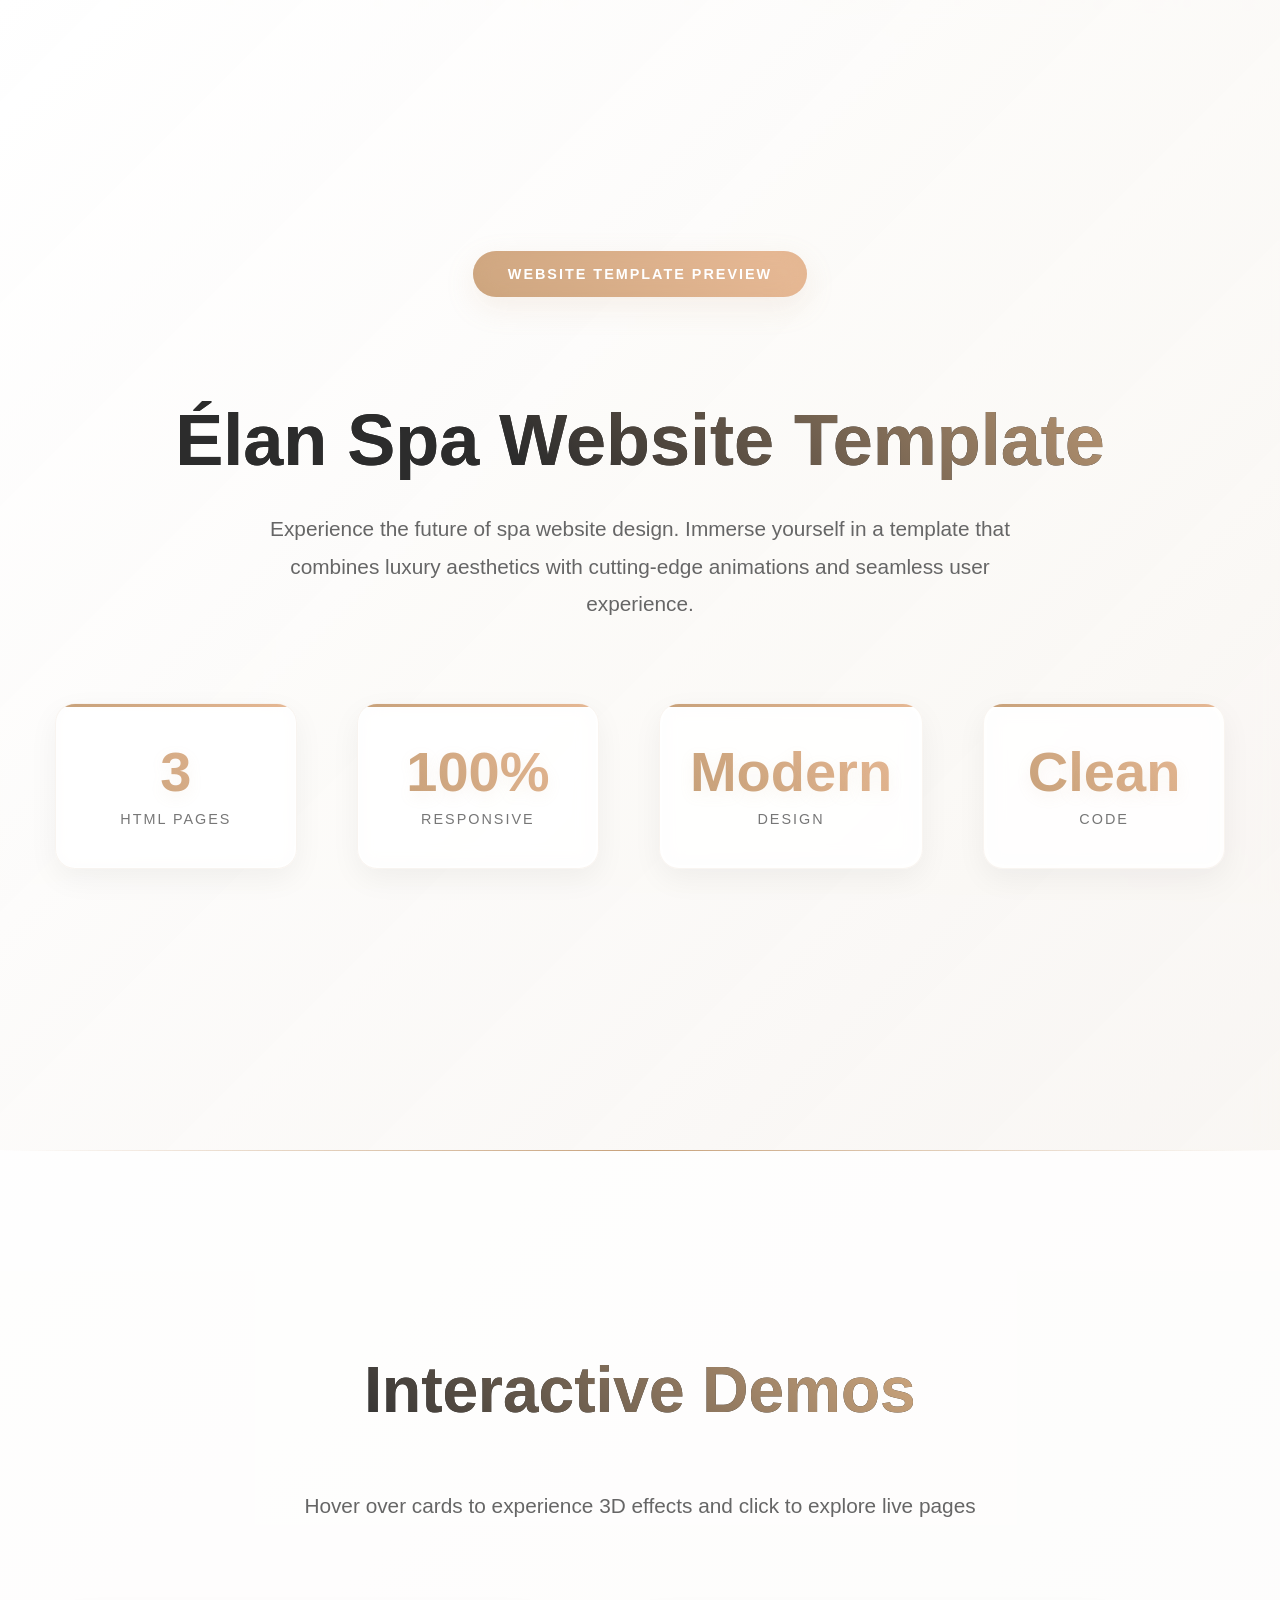
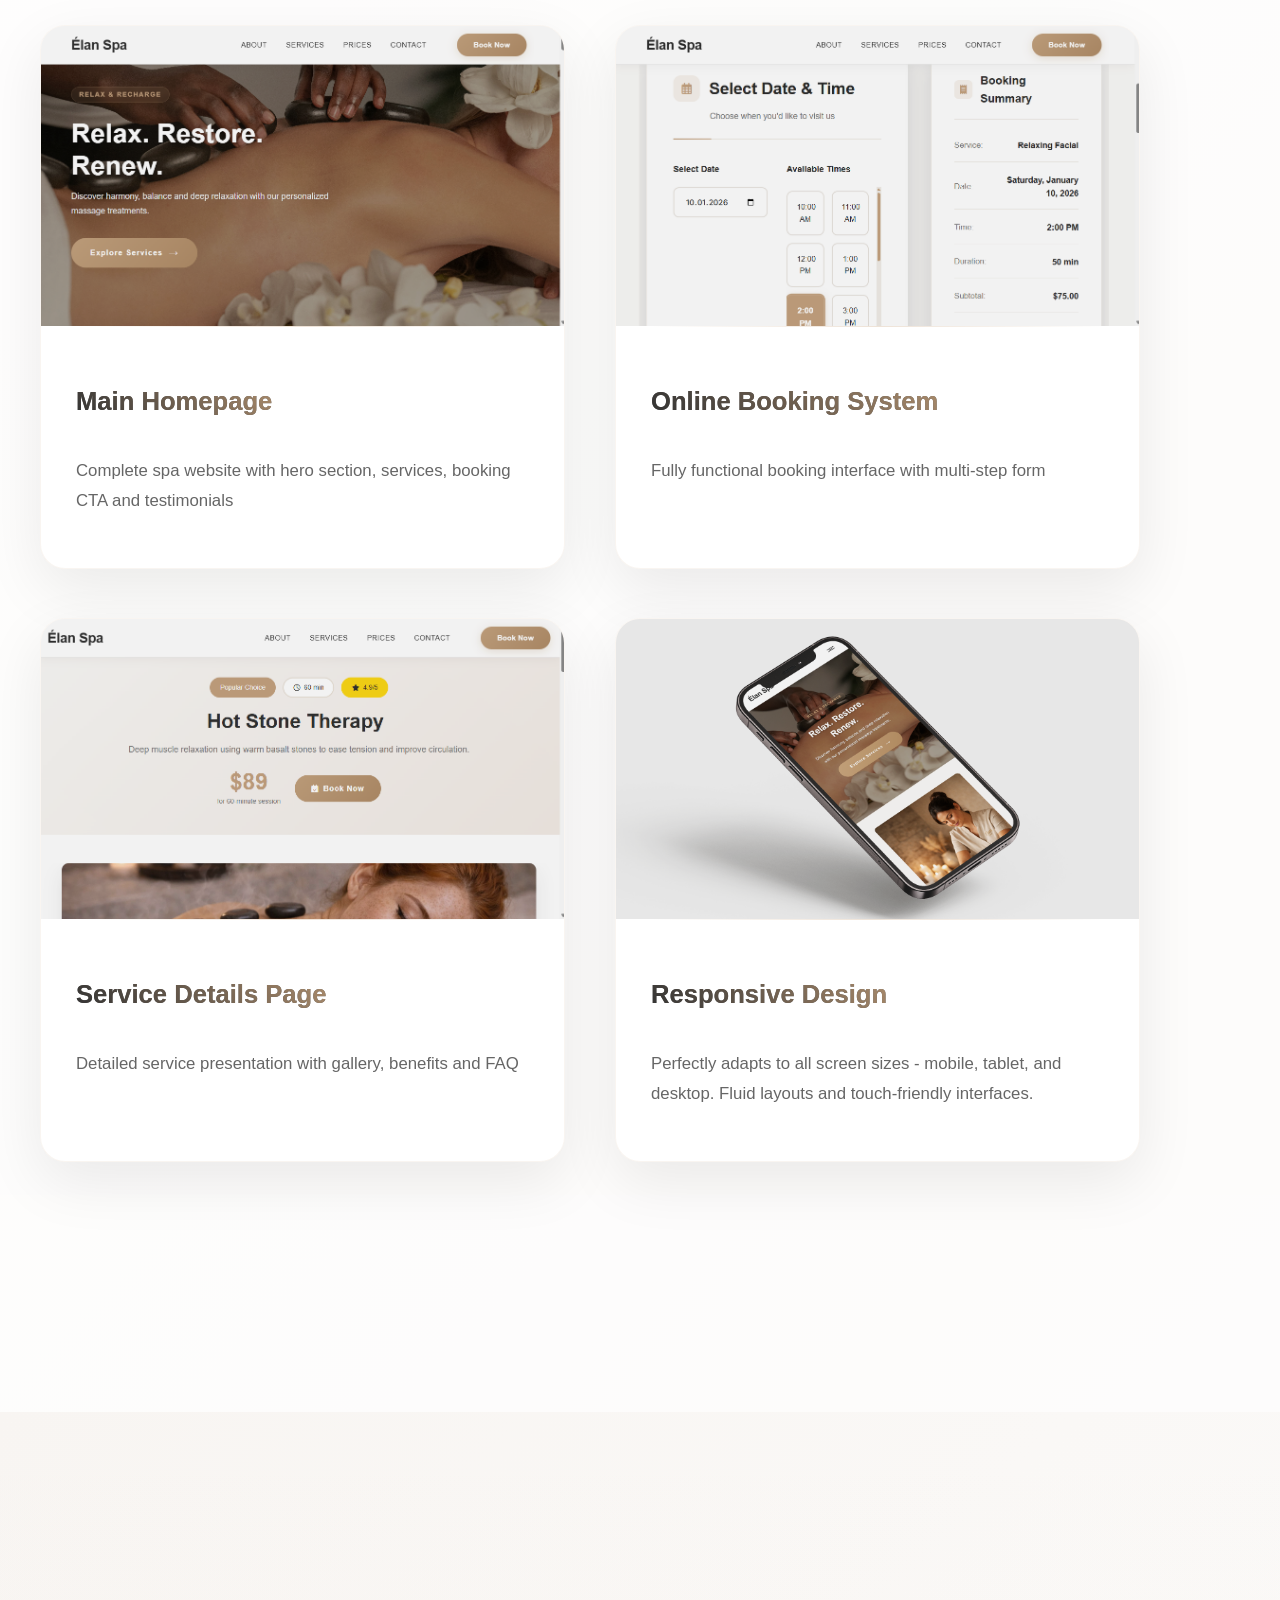
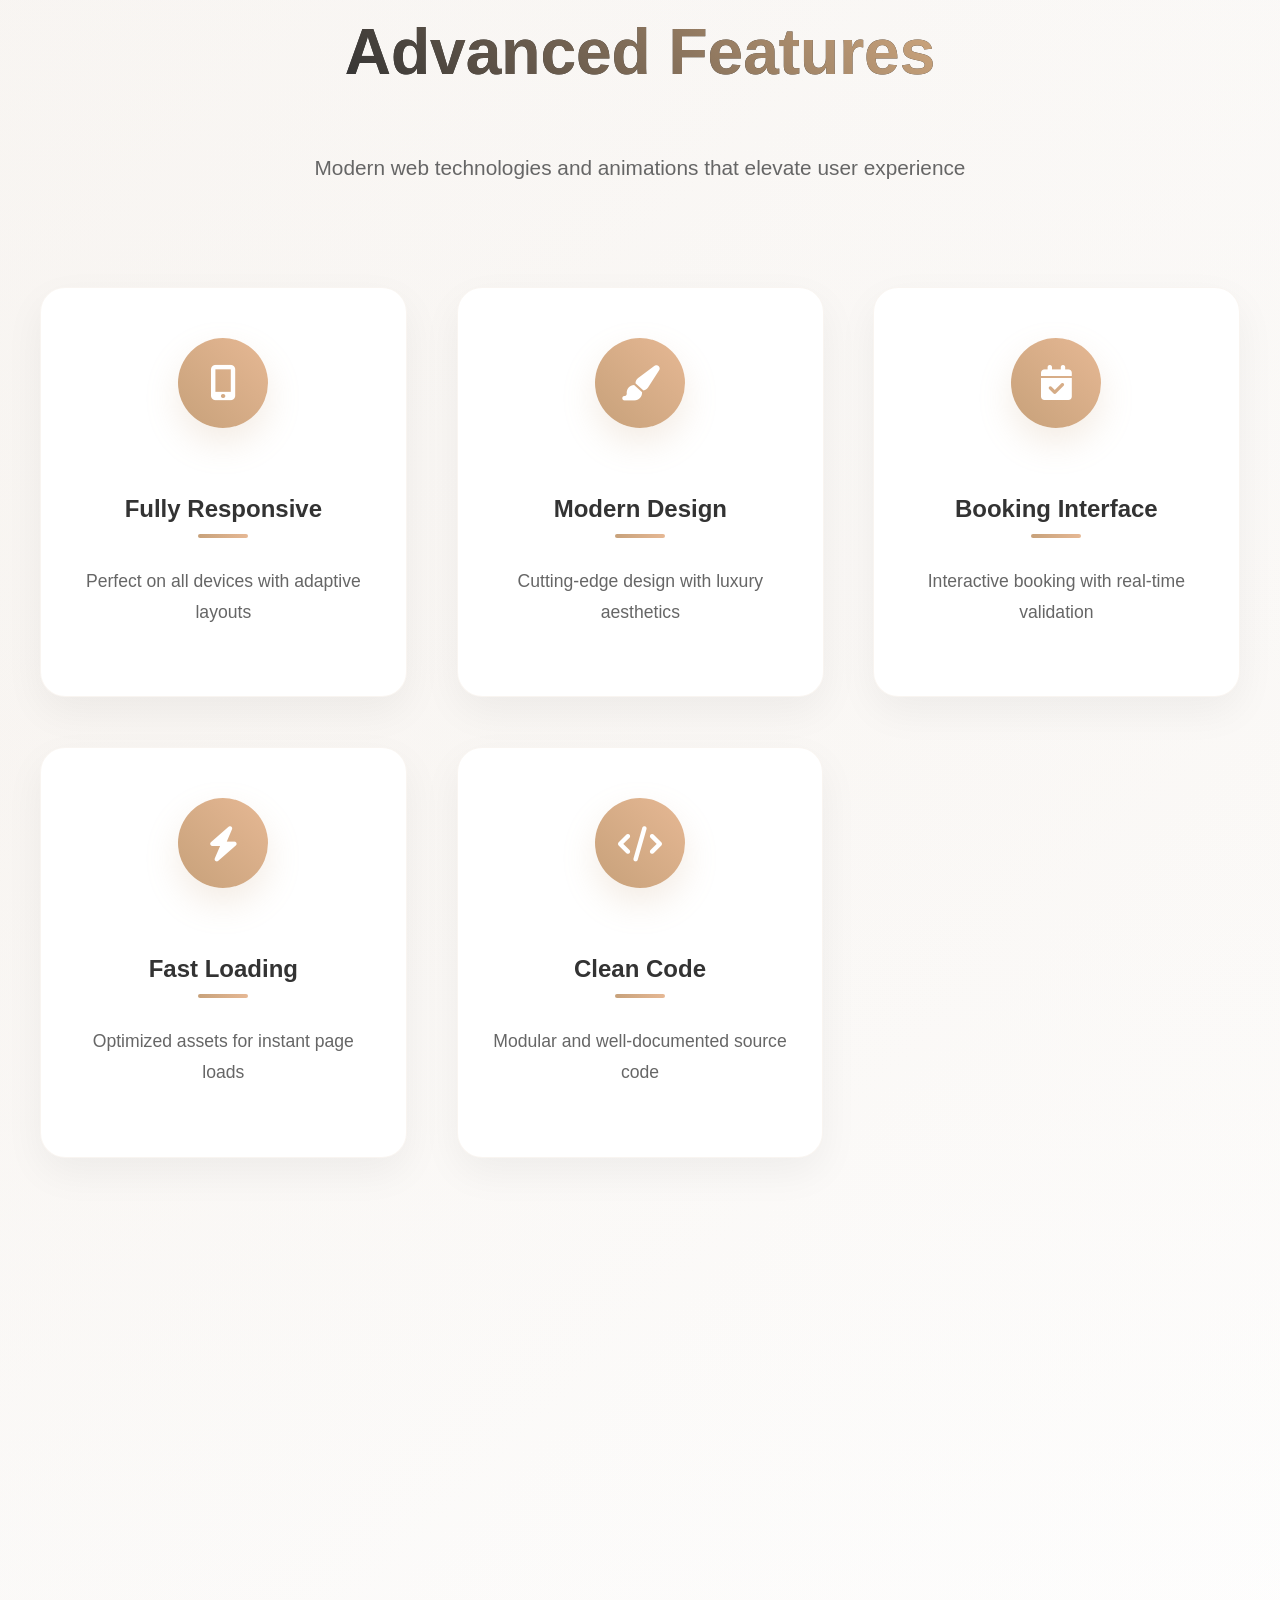
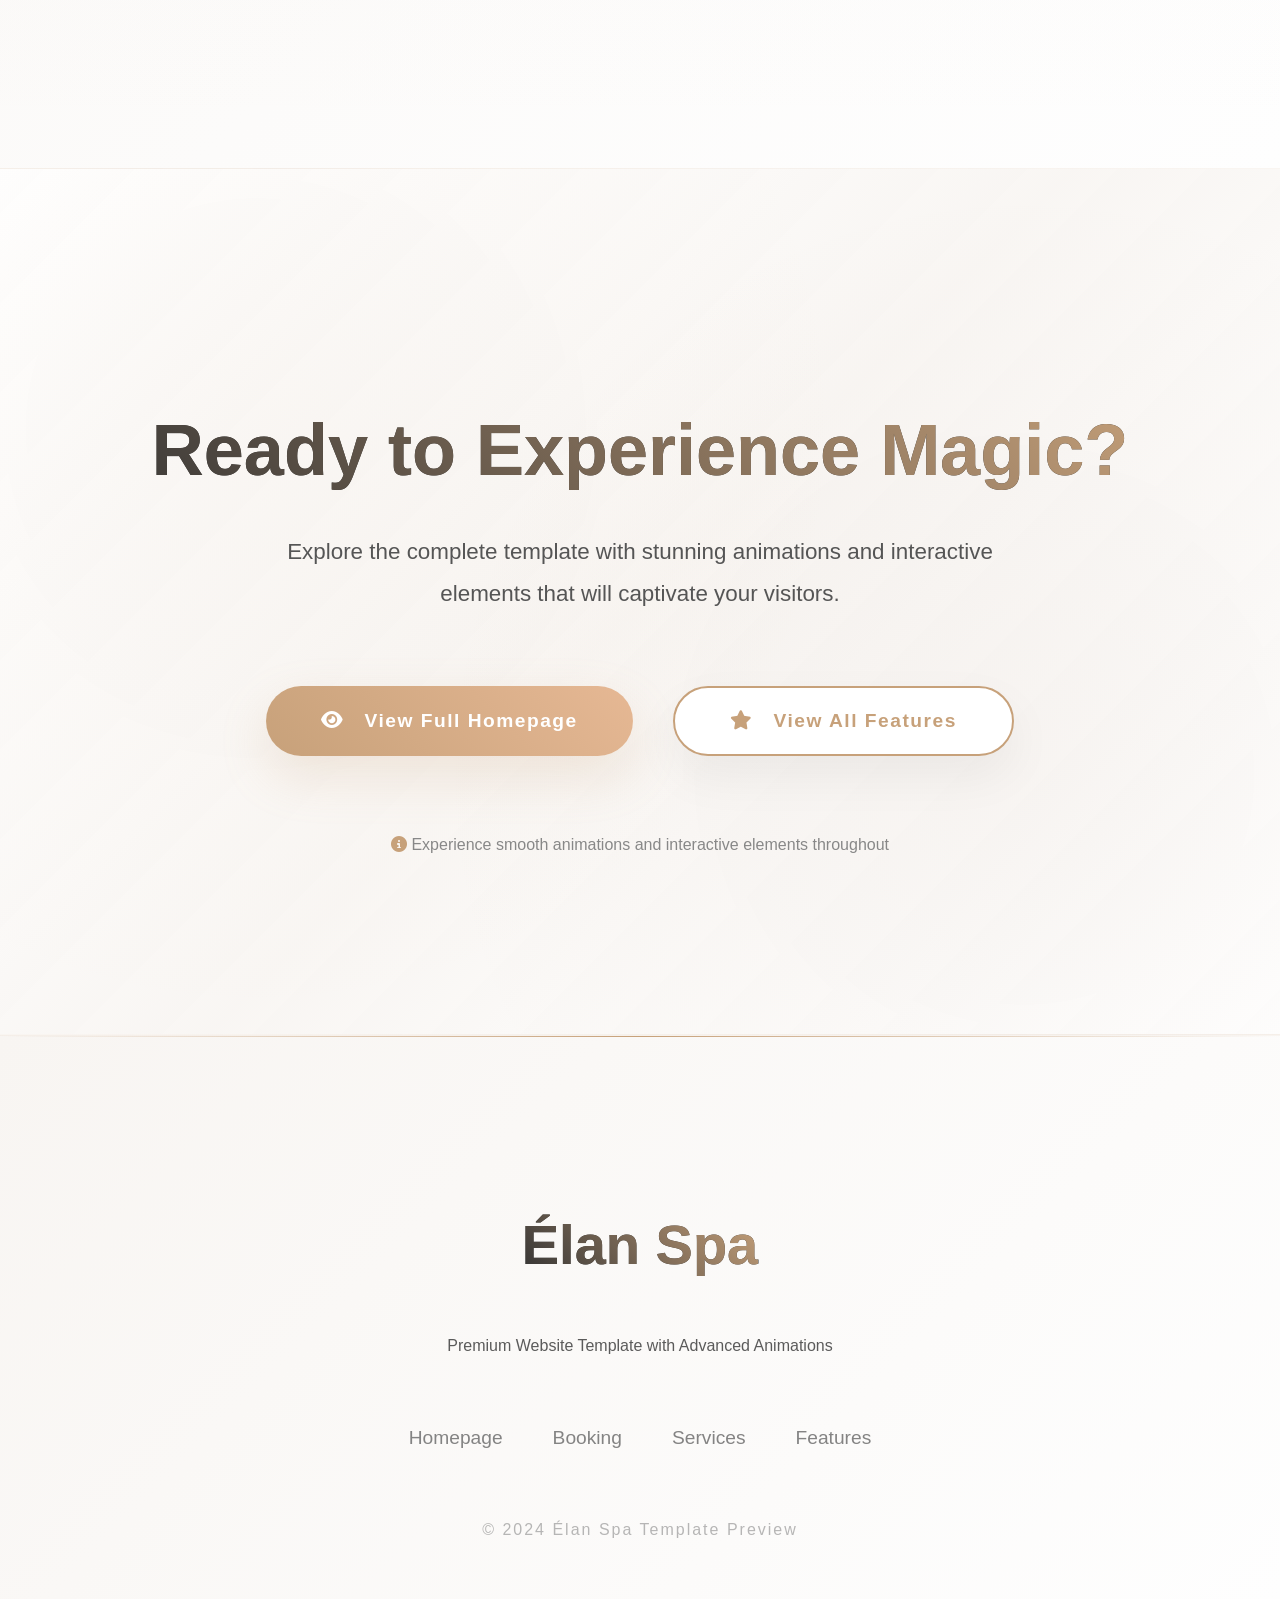
<file: preview/index.html>
<!DOCTYPE html>
<html lang="en">
<head>
    <meta charset="UTF-8">
    <meta name="viewport" content="width=device-width, initial-scale=1.0">
    <title>Élan Spa Template Preview</title>
    <meta name="description" content="Preview of Élan Spa website template - Professional design for spa and wellness centers">
    

    
    <link rel="stylesheet" href="css/preview-styles.css">
    <link rel="stylesheet" href="https://cdnjs.cloudflare.com/ajax/libs/font-awesome/6.4.0/css/all.min.css">
</head>
<body class="preview-page">
    
    <div class="animated-bg"></div>
    
   
    <div class="floating-particles" id="particles"></div>
    
    
    <section class="preview-hero">
        <div class="preview-container">
            <span class="template-badge">WEBSITE TEMPLATE PREVIEW</span>
            <h1 id="mainTitle" data-text="Élan Spa Website Template">Élan Spa Website Template</h1>
            <p class="hero-subtitle">
                Experience the future of spa website design. Immerse yourself in a template that combines 
                luxury aesthetics with cutting-edge animations and seamless user experience.
            </p>
            
            <div class="template-stats" id="statsContainer">
                <div class="stat-box" data-count="3" data-delay="0">
                    <span class="count-up">0</span>
                    <span class="stat-label">HTML Pages</span>
                </div>
                <div class="stat-box" data-count="100" data-delay="1">
                    <span class="count-up">0</span>
                    <span class="stat-label">Responsive</span>
                </div>
                <div class="stat-box" data-count="0" data-delay="2">
                    <span class="count-up">Modern</span>
                    <span class="stat-label">Design</span>
                </div>
                <div class="stat-box" data-count="0" data-delay="3">
                    <span class="count-up">Clean</span>
                    <span class="stat-label">Code</span>
                </div>
            </div>
        </div>
    </section>

   
    <section class="demo-section">
        <div class="preview-container">
            <div class="section-header">
                <h2 data-text="Interactive Demos">Interactive Demos</h2>
                <p>Hover over cards to experience 3D effects and click to explore live pages</p>
            </div>
            
            <div class="demo-grid" id="demoGrid">
                
                <div class="demo-card" data-delay="0">
                    <div class="demo-image">
                        <img src="images/main-page.png" alt="Main Homepage">
                        <div class="demo-overlay">
                            <a href="..\demo\index.html" target="_blank" class="demo-btn">Explore Homepage</a>
                        </div>
                    </div>
                    <div class="demo-content">
                        <h3 data-text="Main Homepage">Main Homepage</h3>
                        <p>Complete spa website with hero section, services, booking CTA and testimonials</p>
                    </div>
                </div>
                
                
                <div class="demo-card" data-delay="1">
                    <div class="demo-image">
                        <img src="images/booking-page.png" alt="Booking Page">
                        <div class="demo-overlay">
                            <a href="..\demo\booking-page.html" target="_blank" class="demo-btn">Explore Booking</a>
                        </div>
                    </div>
                    <div class="demo-content">
                        <h3 data-text="Online Booking System">Online Booking System</h3>
                        <p>Fully functional booking interface with multi-step form</p>
                    </div>
                </div>
                
                
                <div class="demo-card" data-delay="2">
                    <div class="demo-image">
                        <img src="images/service-details.png" alt="Service Details" >
                        <div class="demo-overlay">
                            <a href="..\demo\service-details.html" target="_blank" class="demo-btn">Explore Services</a>
                        </div>
                    </div>
                    <div class="demo-content">
                        <h3 data-text="Service Details Page">Service Details Page</h3>
                        <p>Detailed service presentation with gallery, benefits and FAQ</p>
                    </div>
                </div>
                
                <div class="demo-card" data-delay="3">
                    <div class="demo-image">
                        <img src="images/adaptation.png" alt="Responsive Design" onerror="this.src='https://images.unsplash.com/photo-1599458254075-eee5573d5e7a?ixlib=rb-4.0.3&auto=format&fit=crop&w=800&q=80'">
                        <div class="demo-overlay">
                            <a href="..\demo\index.html" target="_blank" class="demo-btn">Explore Booking</a>
                        </div>
                    </div>
                    <div class="demo-content">
                        <h3 data-text="Responsive Design">Responsive Design</h3>
                        <p>Perfectly adapts to all screen sizes - mobile, tablet, and desktop. Fluid layouts and touch-friendly interfaces.</p>
                    </div>
                </div>
            </div>
        </div>
    </section>

                

    
    <section class="features-section">
        <div class="preview-container">
            <div class="section-header">
                <h2 data-text="Advanced Features">Advanced Features</h2>
                <p>Modern web technologies and animations that elevate user experience</p>
            </div>
            
            <div class="features-grid" id="featuresGrid">
                <div class="feature-item" data-delay="0">
                    <div class="feature-icon">
                        <i class="fas fa-mobile-alt"></i>
                    </div>
                    <h4>Fully Responsive</h4>
                    <p>Perfect on all devices with adaptive layouts</p>
                </div>
                
                <div class="feature-item" data-delay="1">
                    <div class="feature-icon">
                        <i class="fas fa-paint-brush"></i>
                    </div>
                    <h4>Modern Design</h4>
                    <p>Cutting-edge design with luxury aesthetics</p>
                </div>
                
                <div class="feature-item" data-delay="2">
                    <div class="feature-icon">
                        <i class="fas fa-calendar-check"></i>
                    </div>
                    <h4>Booking Interface</h4>
                    <p>Interactive booking with real-time validation</p>
                </div>
                
                <div class="feature-item" data-delay="3">
                    <div class="feature-icon">
                        <i class="fas fa-bolt"></i>
                    </div>
                    <h4>Fast Loading</h4>
                    <p>Optimized assets for instant page loads</p>
                </div>
                
                <div class="feature-item" data-delay="4">
                    <div class="feature-icon">
                        <i class="fas fa-code"></i>
                    </div>
                    <h4>Clean Code</h4>
                    <p>Modular and well-documented source code</p>
                </div>
                
                <div class="feature-item" data-delay="5">
                    <div class="feature-icon">
                        <i class="fas fa-palette"></i>
                    </div>
                    <h4>Easy Customization</h4>
                    <p>Simple color schemes and content updates</p>
                </div>
                
                <div class="feature-item" data-delay="6">
                    <div class="feature-icon">
                        <i class="fas fa-search"></i>
                    </div>
                    <h4>SEO Optimized</h4>
                    <p>Built-in SEO best practices and metadata</p>
                </div>
                
                <div class="feature-item" data-delay="7">
                    <div class="feature-icon">
                        <i class="fas fa-magic"></i>
                    </div>
                    <h4>Advanced Animations</h4>
                    <p>Smooth CSS transitions and interactive effects</p>
                </div>
            </div>
        </div>
    </section>

    
    <section class="cta-section">
        <div class="preview-container">
            <h2 data-text="Ready to Experience Magic?">Ready to Experience Magic?</h2>
            <p>Explore the complete template with stunning animations and interactive elements that will captivate your visitors.</p>
            
            <div class="action-btns">
                <a href="..\demo\index.html" target="_blank" class="action-btn primary" style="--i: 0">
                    <i class="fas fa-eye"></i>
                    View Full Homepage
                </a>
                <a href="#featuresGrid" class="action-btn secondary" style="--i: 1">
                    <i class="fas fa-star"></i>
                    View All Features
                </a>
            </div>
            
            <div class="cta-note">
                <i class="fas fa-info-circle"></i>
                <span>Experience smooth animations and interactive elements throughout</span>
            </div>
        </div>
    </section>

    
    <footer class="preview-footer">
        <div class="preview-container">
            <h3>Élan Spa</h3>
            <p style="opacity: 0.8; max-width: 500px; margin: 20px auto;">Premium Website Template with Advanced Animations</p>
            
            <div class="footer-links">
                <a href="..\demo\index.html" target="_blank">Homepage</a>
                <a href="booking-page.html" target="_blank">Booking</a>
                <a href="service-details.html" target="_blank">Services</a>
                <a href="#featuresGrid">Features</a>
            </div>
            
            <div class="copyright">
                &copy; 2024 Élan Spa Template Preview
            </div>
        </div>
    </footer>

   
    <script src="js/preview-script.js"></script>
</body>
</html>
</file>
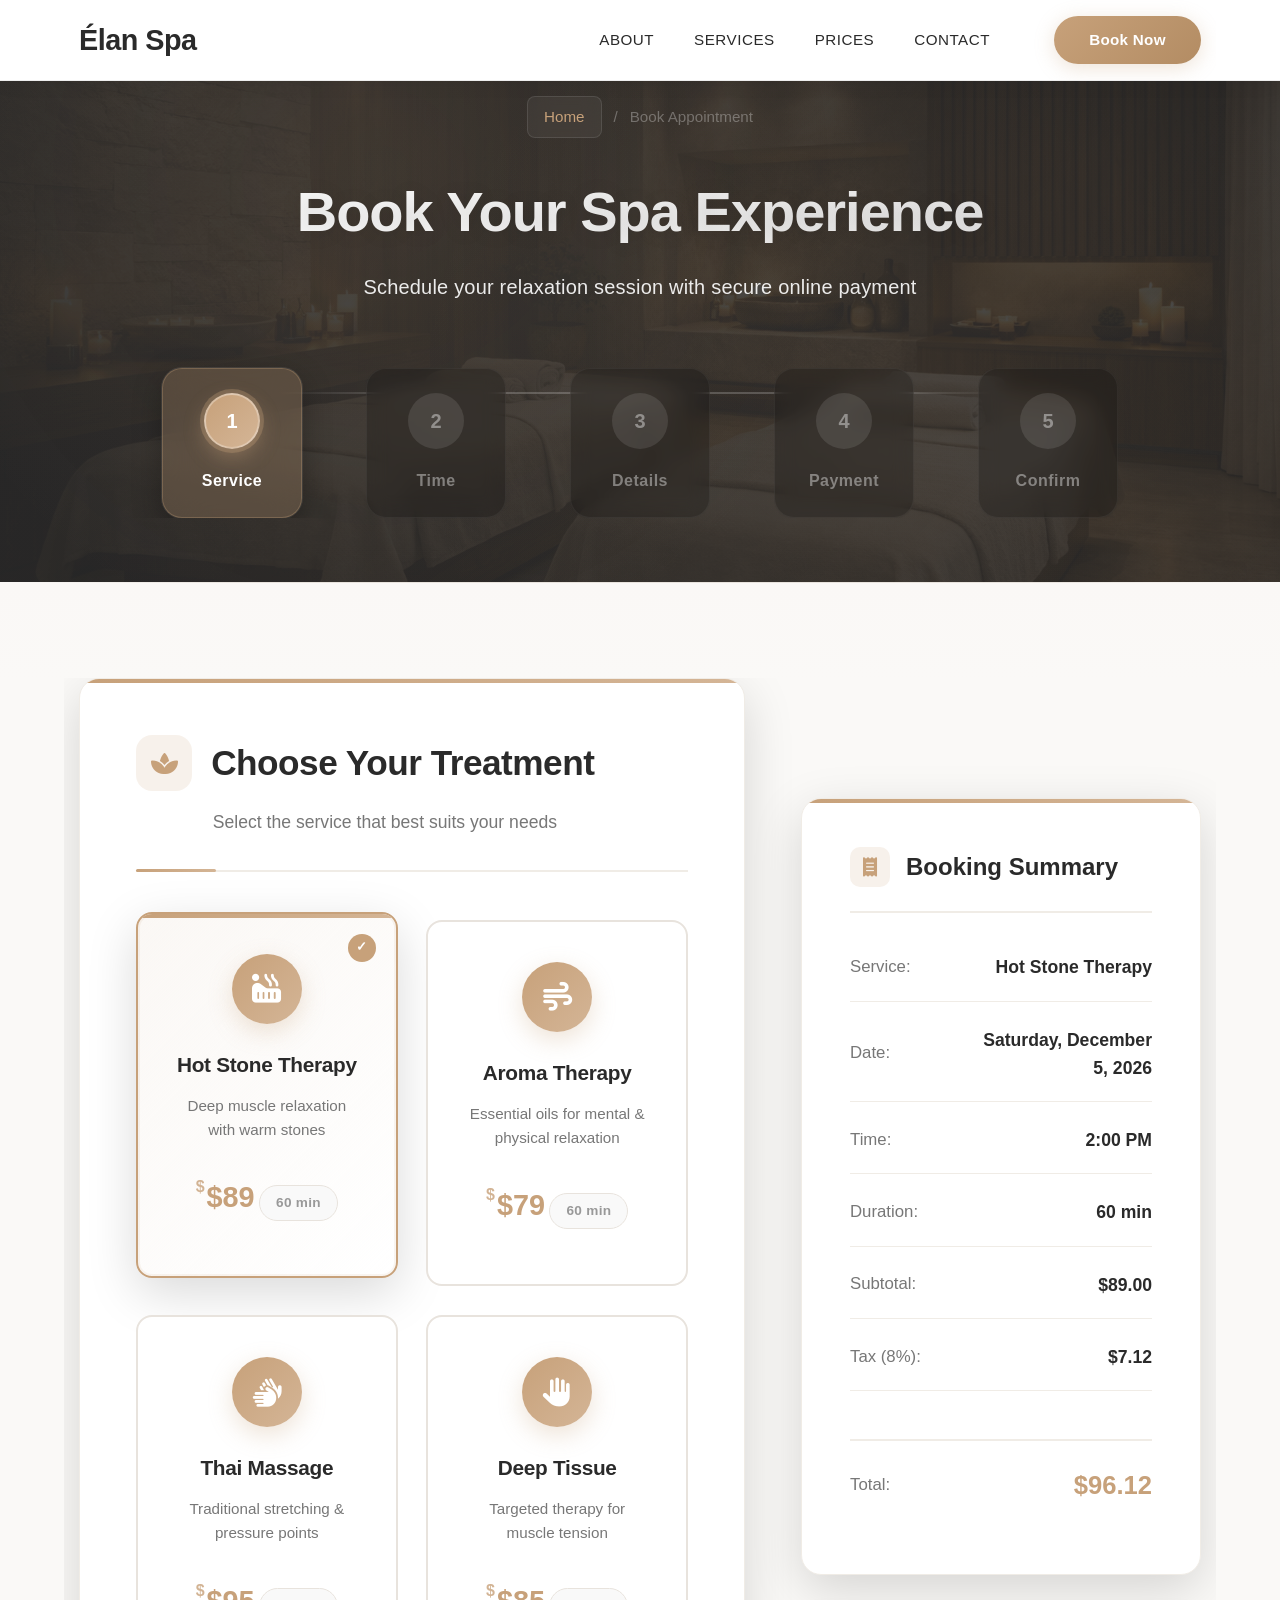
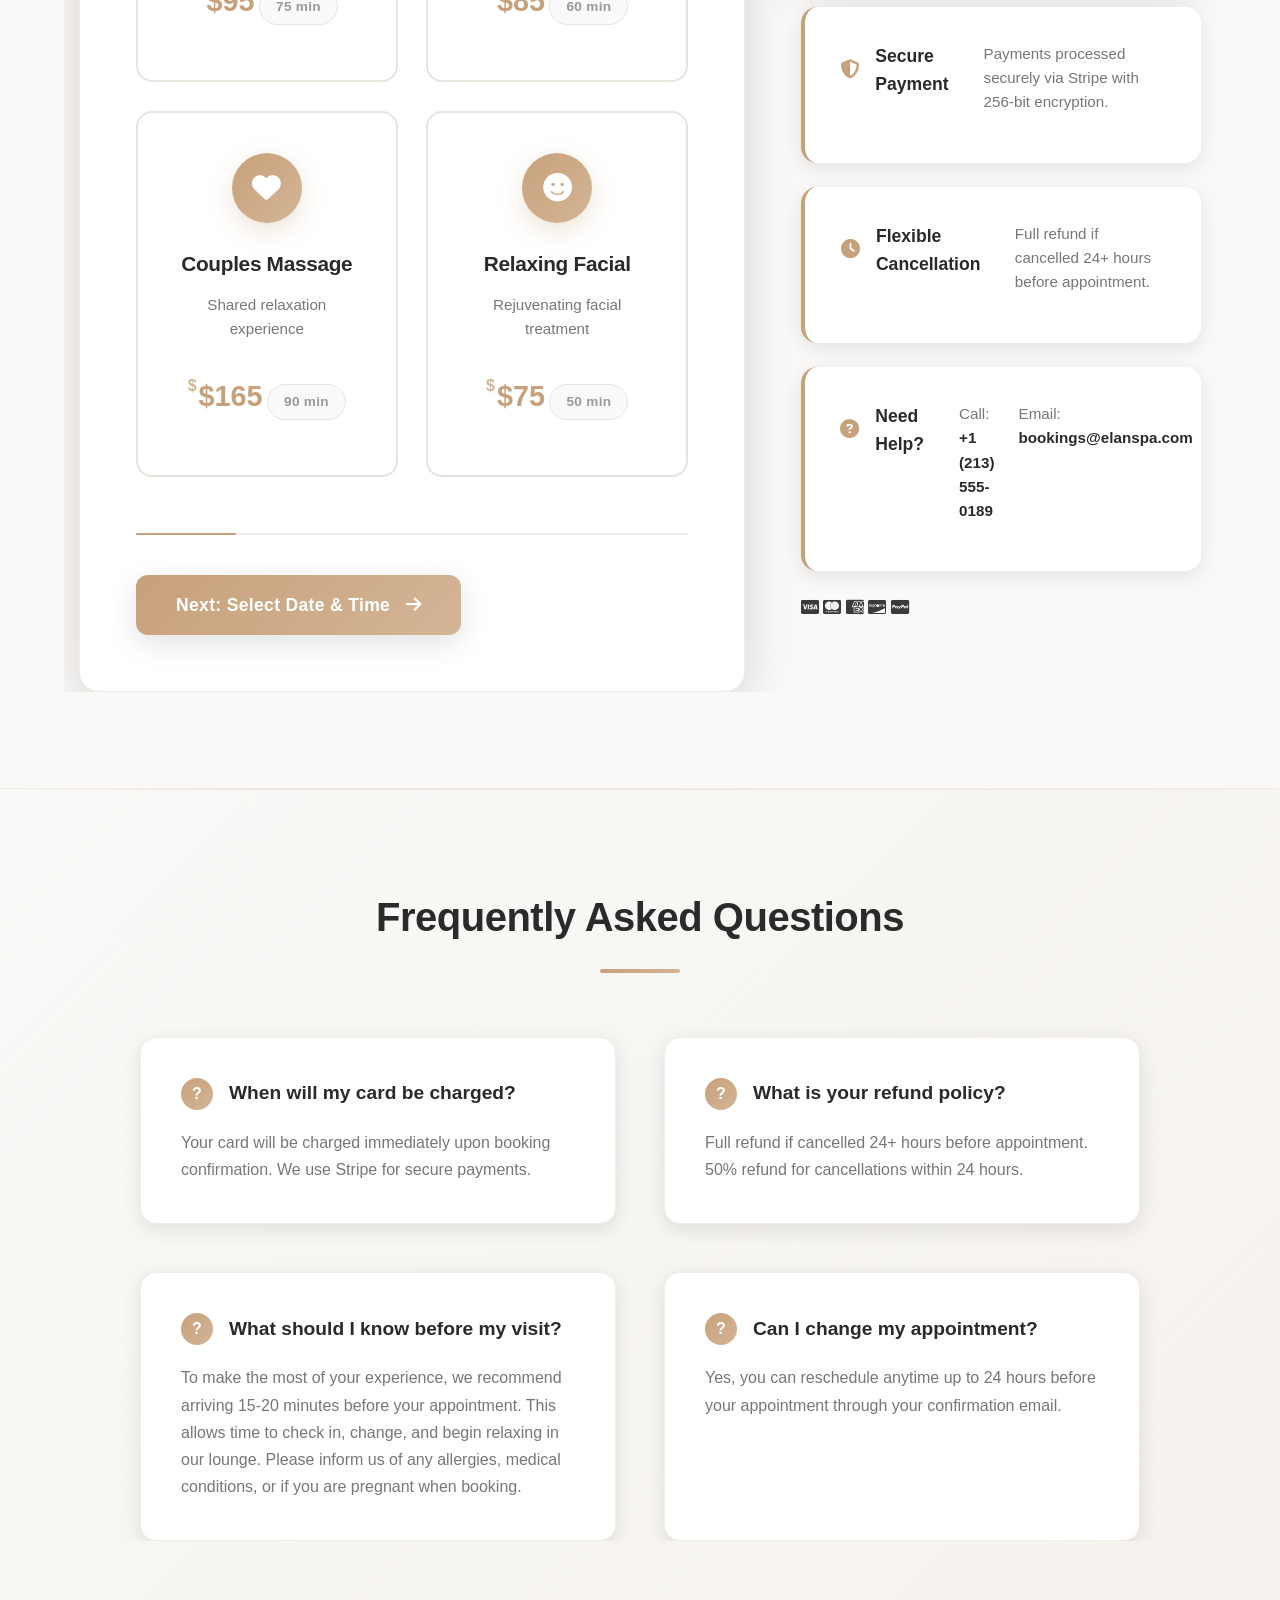
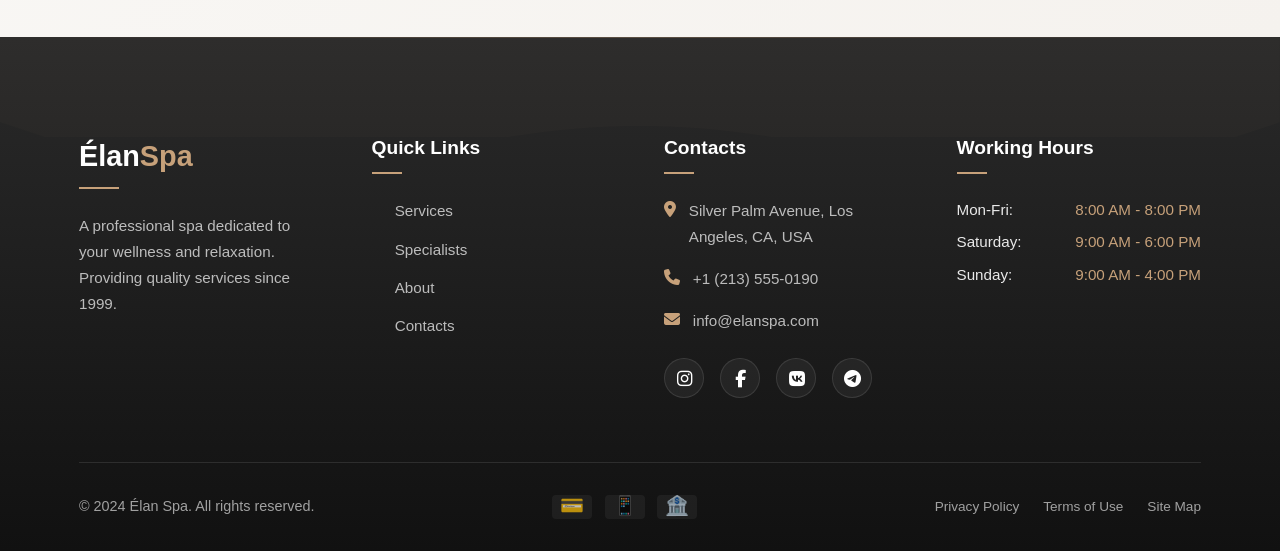
<file: demo/booking-page.html>
<!DOCTYPE html>
<html lang="en">
  <head>
    <meta charset="UTF-8" />
    <meta name="viewport" content="width=device-width, initial-scale=1.0" />
    <title>Book Appointment | Élan Spa</title>

    <link rel="icon" href="favicon.png" sizes="16x16">
    <link rel="stylesheet" href="css/style.css" />
    <link rel="stylesheet" href="css/booking-page.css">
    

    <!-- Font Awesome -->
    <link
      rel="stylesheet"
      href="https://cdnjs.cloudflare.com/ajax/libs/font-awesome/6.4.0/css/all.min.css"
    />

    <!-- Google Fonts -->
    <link rel="preconnect" href="https://fonts.googleapis.com" />
    <link rel="preconnect" href="https://fonts.gstatic.com" crossorigin />
    <link
      href="https://fonts.googleapis.com/css2?family=Inter:wght@300;400;500;600;700&display=swap"
      rel="stylesheet"
    />

    <!-- Stripe Elements -->
    <script src="https://js.stripe.com/v3/"></script>
  </head>
  <body>
    <!-- ================= HEADER ================= -->
    <header class="header">
      <div class="container">
        <div class="logo">
          <a href="index.html">Élan Spa</a>
        </div>

        <nav class="nav">
          <ul>
            <li><a href="index.html#about">About</a></li>
            <li><a href="index.html#services">Services</a></li>
            <li><a href="index.html#prices">Prices</a></li>
            <li><a href="index.html#contact">Contact</a></li>
            <li><a href="booking.html" class="btn-header-book">Book Now</a></li>
          </ul>
        </nav>

        <div class="burger-menu" id="burgerMenu">
          <span></span>
          <span></span>
          <span></span>
        </div>
      </div>
    </header>

    <!-- ================= HERO SECTION ================= -->
    <section class="booking-hero">
      <div class="container">
        <div class="booking-hero-content">
          <div class="booking-breadcrumb">
            <a href="index.html">Home</a> <span>/</span>
            <span>Book Appointment</span>
          </div>

          <h1>Book Your Spa Experience</h1>
          <p class="hero-description">
            Schedule your relaxation session with secure online payment
          </p>

          <div class="booking-steps">
            <div class="step active">
              <span class="step-number">1</span>
              <span class="step-text">Service</span>
            </div>
            <div class="step">
              <span class="step-number">2</span>
              <span class="step-text">Time</span>
            </div>
            <div class="step">
              <span class="step-number">3</span>
              <span class="step-text">Details</span>
            </div>
            <div class="step">
              <span class="step-number">4</span>
              <span class="step-text">Payment</span>
            </div>
            <div class="step">
              <span class="step-number">5</span>
              <span class="step-text">Confirm</span>
            </div>
          </div>
        </div>
      </div>
    </section>

    <!-- ================= MAIN BOOKING CONTENT ================= -->
    <main class="booking-main">
      <div class="container">
        <div class="booking-wrapper">
          <!-- Left column - form -->
          <div class="booking-form-container">
            <div class="form-card">
             <!-- Step 1: Service selection -->
              <div class="form-step active" id="step1">
                <div class="step-header">
                  <h2><i class="fas fa-spa"></i> Choose Your Treatment</h2>
                  <p>Select the service that best suits your needs</p>
                </div>

                <div class="services-grid">
                  <!-- Services will be populated by JS -->
                </div>

                <div class="step-actions">
                  <button class="btn btn-next" onclick="nextStep(2)">
                    Next: Select Date & Time <i class="fas fa-arrow-right"></i>
                  </button>
                </div>
              </div>

              <!-- Step 2: Date and time -->
              <div class="form-step" id="step2">
                <div class="step-header">
                  <h2>
                    <i class="far fa-calendar-alt"></i> Select Date & Time
                  </h2>
                  <p>Choose when you'd like to visit us</p>
                </div>

                <div class="datetime-selection">
                  <div class="date-selection">
                    <h4>Select Date</h4>
                    <div class="date-picker">
                      <input type="date" id="bookingDate" min="" />
                    </div>
                  </div>

                  <div class="time-selection">
                    <h4>Available Times</h4>
                    <div class="time-slots" id="timeSlots">
                      <!-- Times will be populated by JS -->
                    </div>
                  </div>
                </div>

                <div class="step-actions">
                  <button class="btn btn-back" onclick="prevStep(1)">
                    <i class="fas fa-arrow-left"></i> Back
                  </button>
                  <button class="btn btn-next" onclick="nextStep(3)">
                    Next: Your Details <i class="fas fa-arrow-right"></i>
                  </button>
                </div>
              </div>

              <!-- Step 3: User data -->
              <div class="form-step" id="step3">
                <div class="step-header">
                  <h2><i class="fas fa-user"></i> Your Information</h2>
                  <p>Please provide your contact details</p>
                </div>

                <form id="bookingForm" class="booking-form">
                  <div class="form-grid">
                    <div class="form-group">
                      <label for="fullName">Full Name *</label>
                      <input
                        type="text"
                        id="fullName"
                        name="fullName"
                        placeholder="John Smith"
                        required
                      />
                      <div class="error-message"></div>
                    </div>

                    <div class="form-group">
                      <label for="email">Email Address *</label>
                      <input
                        type="email"
                        id="email"
                        name="email"
                        placeholder="john@example.com"
                        required
                      />
                      <div class="error-message"></div>
                    </div>

                    <div class="form-group">
                      <label for="phone">Phone Number *</label>
                      <input
                        type="tel"
                        id="phone"
                        name="phone"
                        placeholder="(123) 456-7890"
                        required
                      />
                      <div class="error-message"></div>
                    </div>

                    <div class="form-group full-width">
                      <label for="message">Special Requests</label>
                      <textarea
                        id="message"
                        name="message"
                        rows="3"
                        placeholder="Any allergies, injuries, or specific areas to focus on..."
                      ></textarea>
                    </div>

                    <div class="form-group full-width">
                      <label class="checkbox-label">
                        <input type="checkbox" name="newsletter" checked />
                        <span>Send me wellness tips and special offers</span>
                      </label>
                    </div>
                  </div>

                  <div class="step-actions">
                    <button class="btn btn-back" onclick="prevStep(2)">
                      <i class="fas fa-arrow-left"></i> Back
                    </button>
                    <button
                      type="button"
                      class="btn btn-next"
                      onclick="nextStep(4)"
                    >
                      Next: Payment <i class="fas fa-arrow-right"></i>
                    </button>
                  </div>
                </form>
              </div>

              <!-- Step 4: Payment -->
              <div class="form-step" id="step4">
                <div class="step-header">
                  <h2><i class="fas fa-credit-card"></i> Payment Details</h2>
                  <p>Secure payment processed by Stripe</p>
                </div>

                <div class="payment-container">
                  <div class="payment-methods">
                    <div class="payment-method active" data-method="card">
                      <i class="fas fa-credit-card"></i>
                      <span>Credit/Debit Card</span>
                    </div>
                    <div class="payment-method" data-method="paypal">
                      <i class="fab fa-paypal"></i>
                      <span>PayPal</span>
                    </div>
                  </div>

                  <div class="card-payment-form">
                    <div class="form-group">
                      <label for="cardNumber">Card Number</label>
                      <div id="cardNumber" class="stripe-element"></div>
                    </div>

                    <div class="form-row">
                      <div class="form-group">
                        <label for="cardExpiry">Expiration Date</label>
                        <div id="cardExpiry" class="stripe-element"></div>
                      </div>
                      <div class="form-group">
                        <label for="cardCvc">CVC</label>
                        <div id="cardCvc" class="stripe-element"></div>
                      </div>
                    </div>

                    <div class="form-group">
                      <label for="cardName">Name on Card</label>
                      <input
                        type="text"
                        id="cardName"
                        placeholder="JOHN SMITH"
                      />
                    </div>

                    <div class="payment-security">
                      <i class="fas fa-lock"></i>
                      <span
                        >Your payment is secured with 256-bit SSL
                        encryption</span
                      >
                    </div>
                  </div>

                  <div class="paypal-payment-form" style="display: none">
                    <div class="paypal-button-container">
                      <div id="paypal-button"></div>
                    </div>
                    <p class="paypal-note">
                      You will be redirected to PayPal to complete your payment
                    </p>
                  </div>
                </div>

                <div class="step-actions">
                  <button class="btn btn-back" onclick="prevStep(3)">
                    <i class="fas fa-arrow-left"></i> Back
                  </button>
                  <button
                    type="button"
                    class="btn btn-submit"
                    id="submitPayment"
                  >
                    <i class="fas fa-lock"></i> Pay & Complete Booking
                  </button>
                </div>
              </div>

              <!-- Шаг 5: Подтверждение -->
              <div class="form-step" id="step5">
                <div class="confirmation-card">
                  <div class="confirmation-icon">
                    <i class="fas fa-check-circle"></i>
                  </div>

                  <h2>Booking Confirmed!</h2>
                  <p class="confirmation-text">
                    Thank you for your reservation. We've sent a confirmation
                    email with all the details.
                  </p>

                  <div class="appointment-summary">
                    <h3>Appointment Summary</h3>
                    <div class="summary-details">
                      <div class="detail-item">
                        <span class="detail-label">Booking ID:</span>
                        <span class="detail-value" id="summary-id"
                          >ELAN-2024-001</span
                        >
                      </div>
                      <div class="detail-item">
                        <span class="detail-label">Service:</span>
                        <span class="detail-value" id="summary-service"
                          >Hot Stone Therapy</span
                        >
                      </div>
                      <div class="detail-item">
                        <span class="detail-label">Date & Time:</span>
                        <span class="detail-value" id="summary-datetime"
                          >Tomorrow at 2:00 PM</span
                        >
                      </div>
                      <div class="detail-item">
                        <span class="detail-label">Duration:</span>
                        <span class="detail-value" id="summary-duration"
                          >60 minutes</span
                        >
                      </div>
                      <div class="detail-item">
                        <span class="detail-label">Client:</span>
                        <span class="detail-value" id="summary-client"
                          >John Smith</span
                        >
                      </div>
                      <div class="detail-item">
                        <span class="detail-label">Total Paid:</span>
                        <span class="detail-value" id="summary-total"
                          >$89.00</span
                        >
                      </div>
                    </div>
                  </div>

                  <div class="confirmation-actions">
                    <a href="index.html" class="btn btn-primary">
                      <i class="fas fa-home"></i> Back to Home
                    </a>
                    <button class="btn btn-outline" onclick="startNewBooking()">
                      <i class="fas fa-calendar-plus"></i> Book Another
                    </button>
                    <a href="#" class="btn btn-print" onclick="window.print()">
                      <i class="fas fa-print"></i> Print Receipt
                    </a>
                  </div>

                  <div class="confirmation-note">
                    <p>
                      <i class="fas fa-info-circle"></i> Please arrive 15
                      minutes before your appointment. Cancellations must be
                      made 24 hours in advance.
                    </p>
                  </div>
                </div>
              </div>
            </div>
          </div>

          <!-- Right column - total amount and information -->
          <aside class="booking-sidebar">
            <div class="booking-summary-card">
              <h3><i class="fas fa-receipt"></i> Booking Summary</h3>

              <div class="summary-content">
                <div class="summary-item">
                  <span class="item-label">Service:</span>
                  <span class="item-value" id="sidebar-service">-</span>
                </div>
                <div class="summary-item">
                  <span class="item-label">Date:</span>
                  <span class="item-value" id="sidebar-date">-</span>
                </div>
                <div class="summary-item">
                  <span class="item-label">Time:</span>
                  <span class="item-value" id="sidebar-time">-</span>
                </div>
                <div class="summary-item">
                  <span class="item-label">Duration:</span>
                  <span class="item-value" id="sidebar-duration">-</span>
                </div>
                <div class="summary-item">
                  <span class="item-label">Subtotal:</span>
                  <span class="item-value" id="sidebar-subtotal">$0.00</span>
                </div>
                <div class="summary-item">
                  <span class="item-label">Tax (8%):</span>
                  <span class="item-value" id="sidebar-tax">$0.00</span>
                </div>
                <div class="summary-item total">
                  <span class="item-label">Total:</span>
                  <span class="item-value" id="sidebar-total">$0.00</span>
                </div>
              </div>
            </div>

            <div class="info-card">
              <h4><i class="fas fa-shield-alt"></i> Secure Payment</h4>
              <p>
                Payments processed securely via Stripe with 256-bit encryption.
              </p>
            </div>

            <div class="info-card">
              <h4><i class="fas fa-clock"></i> Flexible Cancellation</h4>
              <p>Full refund if cancelled 24+ hours before appointment.</p>
            </div>

            <div class="info-card">
              <h4><i class="fas fa-question-circle"></i> Need Help?</h4>
              <p>Call: <strong>+1 (213) 555-0189</strong></p>
              <p>Email: <strong>bookings@elanspa.com</strong></p>
            </div>

            <div class="payment-icons">
              <i class="fab fa-cc-visa"></i>
              <i class="fab fa-cc-mastercard"></i>
              <i class="fab fa-cc-amex"></i>
              <i class="fab fa-cc-discover"></i>
              <i class="fab fa-cc-paypal"></i>
            </div>
          </aside>
        </div>
      </div>
    </main>

    <!-- ================= FAQ SECTION ================= -->
    <section class="booking-faq">
      <div class="container">
        <h2>Frequently Asked Questions</h2>

        <div class="faq-grid">
          <div class="faq-item">
            <h4>When will my card be charged?</h4>
            <p>
              Your card will be charged immediately upon booking confirmation.
              We use Stripe for secure payments.
            </p>
          </div>

          <div class="faq-item">
            <h4>What is your refund policy?</h4>
            <p>
              Full refund if cancelled 24+ hours before appointment. 50% refund
              for cancellations within 24 hours.
            </p>
          </div>

          <div class="faq-item">
            <h4>What should I know before my visit?</h4>
            <p>
              To make the most of your experience, we recommend arriving 15-20 minutes before your appointment. This allows time to check in, change, and begin relaxing in our lounge. Please inform us of any allergies, medical conditions, or if you are pregnant when booking.
          </div>

          <div class="faq-item">
            <h4>Can I change my appointment?</h4>
            <p>
              Yes, you can reschedule anytime up to 24 hours before your
              appointment through your confirmation email.
            </p>
          </div>
        </div>
      </div>
    </section>

    <!-- ================= FOOTER ================= -->

    <footer class="footer">
      <div class="footer-wave"></div>
      <div class="container footer-container">
        <div class="footer-grid">
          <!-- Brand -->
          <div class="footer-brand">
            <a href="/" class="footer-logo"
              >Élan<span style="color: var(--primary)">Spa</span></a
            >
            <p>
              A professional spa dedicated to your wellness and relaxation.
              Providing quality services since 1999.
            </p>
          </div>

          <!-- Quick Links -->
          <div class="footer-links">
            <h3>Quick Links</h3>
            <ul>
              <li><a href="index.html#services">Services</a></li>
              <li><a href="index.html#specialists">Specialists</a></li>
              <li><a href="index.html#about">About</a></li>
              <li><a href="index.html#contact">Contacts</a></li>
            </ul>
          </div>

          <!-- Contacts -->
          <div class="footer-contact">
            <h3>Contacts</h3>
            <p>
              <i class="fas fa-map-marker-alt"></i> Silver Palm Avenue, Los
              Angeles, CA, USA
            </p>
            <p><i class="fas fa-phone"></i> +1 (213) 555-0190</p>
            <p><i class="fas fa-envelope"></i> info@elanspa.com</p>

            <div class="contact-socials">
              <a href="#"><i class="fab fa-instagram"></i></a>
              <a href="#"><i class="fab fa-facebook-f"></i></a>
              <a href="#"><i class="fab fa-vk"></i></a>
              <a href="#"><i class="fab fa-telegram"></i></a>
            </div>
          </div>

          <!-- Working Hours -->
          <div class="footer-hours">
            <h3>Working Hours</h3>
            <p>
              <span class="day">Mon-Fri:</span>
              <span class="time">8:00 AM - 8:00 PM</span>
            </p>
            <p>
              <span class="day">Saturday:</span>
              <span class="time">9:00 AM - 6:00 PM</span>
            </p>
            <p>
              <span class="day">Sunday:</span>
              <span class="time">9:00 AM - 4:00 PM</span>
            </p>
          </div>
        </div>

        <!-- Bottom Section -->
        <div class="footer-bottom">
          <div class="copyright">© 2024 Élan Spa. All rights reserved.</div>

          <div class="footer-payments">
            <div class="payment-icon">💳</div>
            <div class="payment-icon">📱</div>
            <div class="payment-icon">🏦</div>
          </div>

          <div class="footer-links-bottom">
            <a href="/privacy">Privacy Policy</a>
            <a href="/terms">Terms of Use</a>
            <a href="/sitemap">Site Map</a>
          </div>
        </div>
      </div>
    </footer>

    

    <!-- ================= SCRIPTS ================= -->
    <script src="js/main.js"></script>
    <script src="js/booking-page.js"></script>
    <script src="https://www.paypal.com/sdk/js?client-id=YOUR_PAYPAL_CLIENT_ID&currency=USD"></script>

    <script>
      // Initialize date picker
      const today = new Date();
      const tomorrow = new Date(today);
      tomorrow.setDate(tomorrow.getDate() + 1);

      const dateInput = document.getElementById("bookingDate");
      dateInput.min = today.toISOString().split("T")[0];
      dateInput.value = tomorrow.toISOString().split("T")[0];

      // Initialize services and times
      document.addEventListener("DOMContentLoaded", function () {
        initializeBooking();
      });
    </script>
  </body>
</html>
</file>
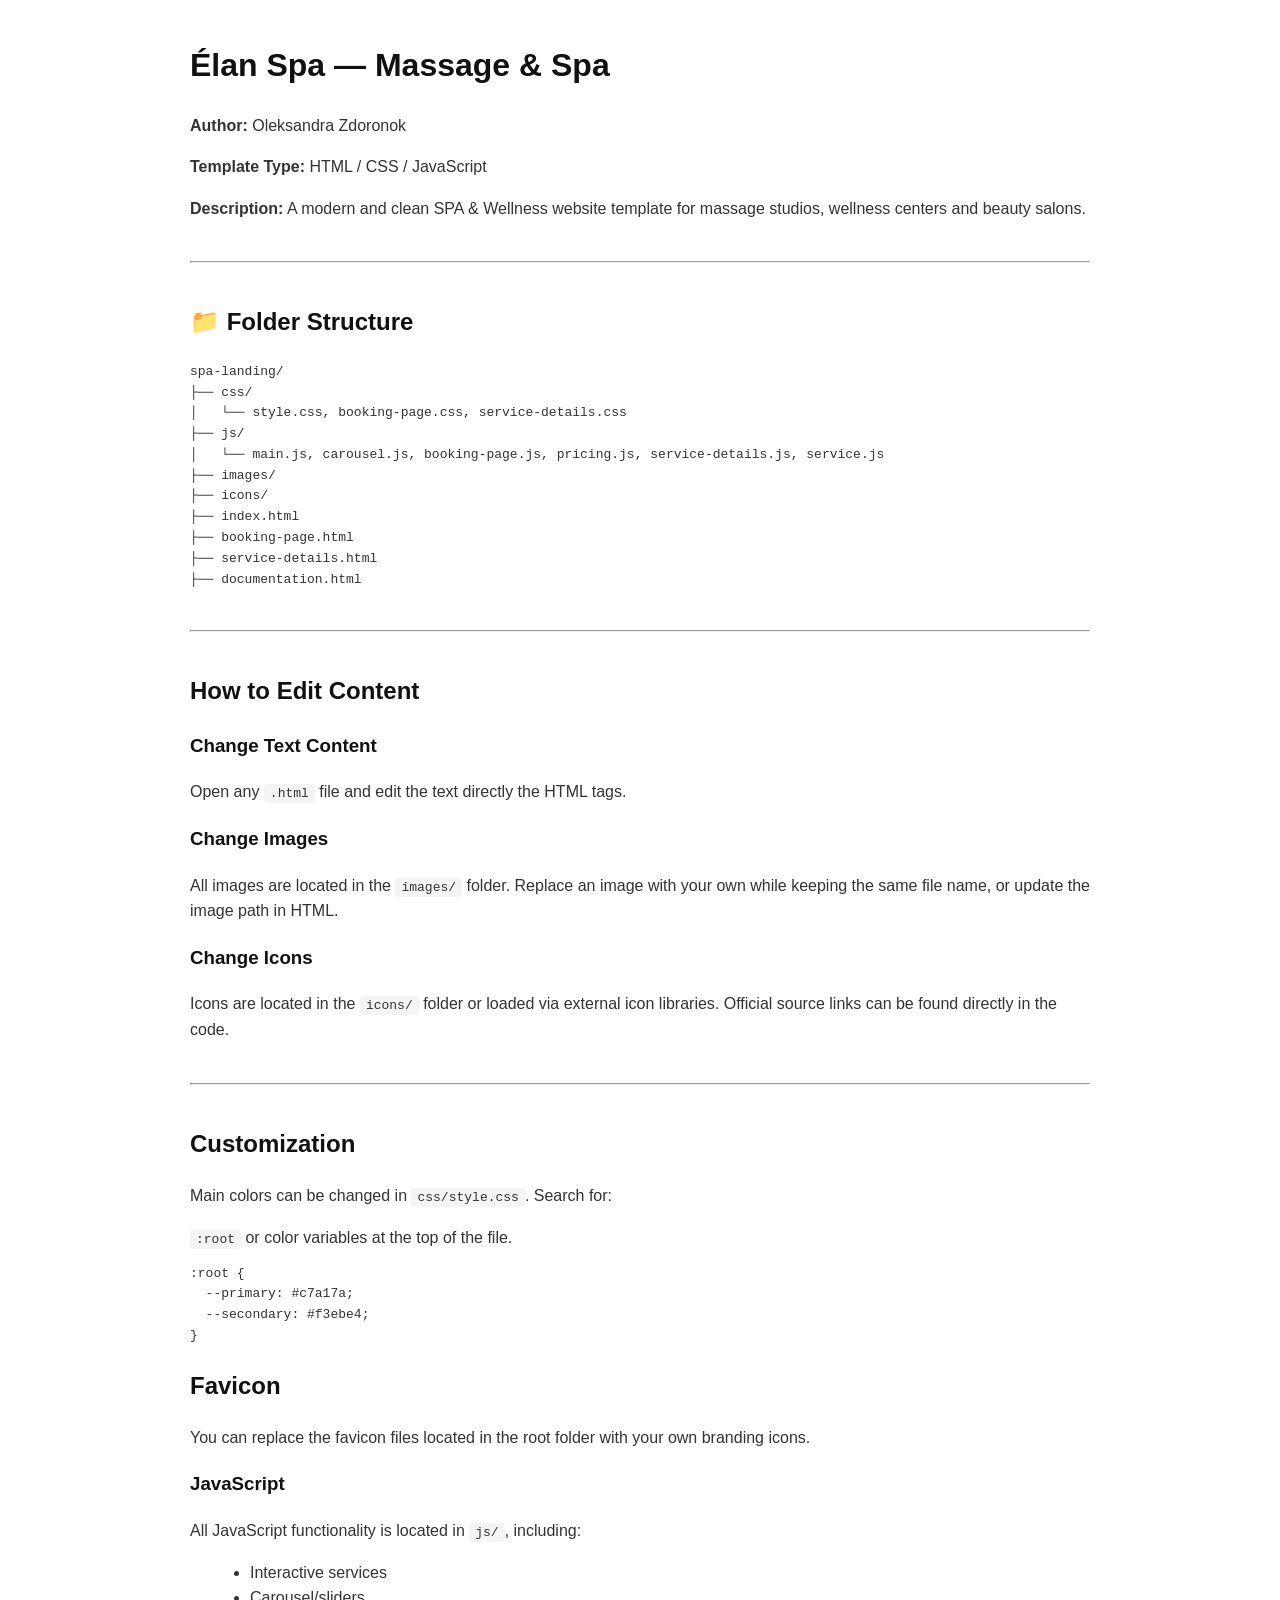
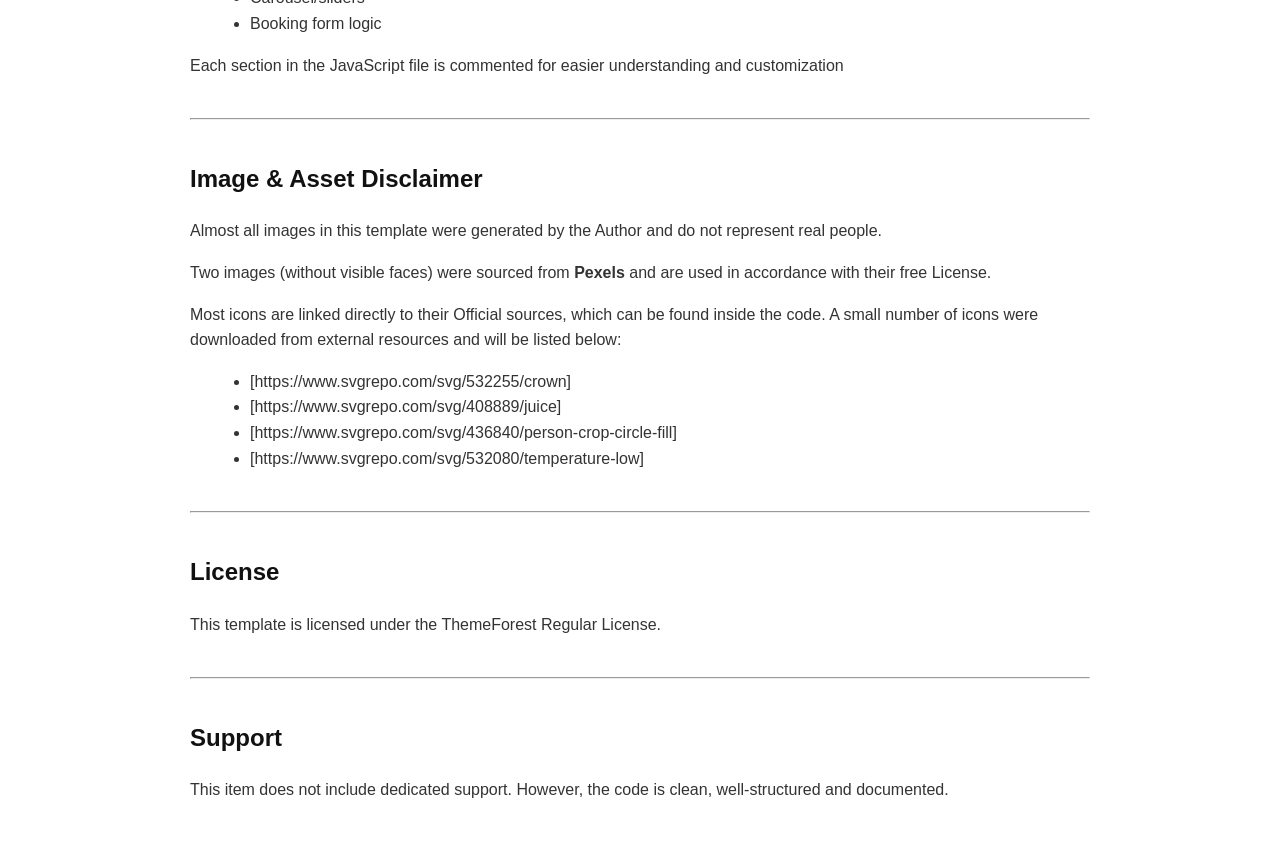
<file: demo/documentation.html>
<!DOCTYPE html>
<html lang="en">
<head>
    <meta charset="UTF-8">
    <meta name="viewport" content="width=device-width, initial-scale=1.0">
    <title>Élan Spa — Massage & Spa - Documentation</title>
    <style>
        body {
            font-family: Arial, Helvetica, sans-serif;
            line-height: 1.6;
            color: #333;
            max-width: 900px;
            margin: 40px auto;
            padding: 0 20px;
        }
        h1, h2, h3 {
            color: #111;
        }
        code {
            background: #f4f4f4;
            padding: 2px 6px;
            border-radius: 4px;
        }
        ul {
            margin-left: 20px;
        }
        hr {
            margin: 40px 0;
        }
    </style>
</head>
<body>
    <h1> Élan Spa — Massage & Spa</h1>
    <p><strong>Author:</strong> Oleksandra Zdoronok</p>
    <p><strong>Template Type:</strong> HTML / CSS / JavaScript</p>
    <p><strong>Description:</strong>
    A modern and clean SPA & Wellness website template for massage studios, wellness centers and beauty salons.</p>
    <hr>
    <h2>📁 Folder Structure</h2>
<pre>
spa-landing/
├── css/
│   └── style.css, booking-page.css, service-details.css
├── js/
│   └── main.js, carousel.js, booking-page.js, pricing.js, service-details.js, service.js
├── images/
├── icons/
├── index.html
├── booking-page.html
├── service-details.html
├── documentation.html
</pre>
<hr>
<h2>How to Edit Content</h2>

<h3>Change Text Content</h3>
<p>
    Open any <code>.html</code> file and edit the text directly the HTML tags.
</p>

<h3>Change Images</h3>
<p>
    All images are located in the <code>images/</code> folder.
    Replace an image with your own while keeping the same file name, or update the image path in HTML.
</p>

<h3>Change Icons</h3>
<p>
    Icons are located in the <code>icons/</code> folder or loaded via external icon libraries.
    Official source links can be found directly in the code.
</p>
<hr>

<h2>Customization</h2>
<p>
    Main colors can be changed in <code>css/style.css</code>.
    Search for:
</p>
<code>:root</code> or color variables at the top of the file.
<pre>
:root {
  --primary: #c7a17a;
  --secondary: #f3ebe4;
}
</pre>


<h2>Favicon</h2>
<p>
    You can replace the favicon files located in the root folder
    with your own branding icons.
</p>


<h3>JavaScript</h3>
<p>
    All JavaScript functionality is located in <code>js/</code>, including:

</p>
<ul>
    <li>Interactive services</li>
    <li>Carousel/sliders</li>
    <li>Booking form logic</li>
</ul>
<p>Each section in the JavaScript file is commented for easier understanding and customization</p>
<hr>

<h2>Image & Asset Disclaimer</h2>
<p>
    Almost all images in this template were generated by the Author and do not represent real people.
</p>
<p>
    Two images (without visible faces) were sourced from <strong>Pexels</strong> and are used in accordance with their free License.
</p>
<p>Most icons are linked directly to their Official sources, which can be found inside the code.
    A small number of icons were downloaded from external resources and will be listed below:
</p>

<ul>
    <li>[https://www.svgrepo.com/svg/532255/crown]</li>
    <li>[https://www.svgrepo.com/svg/408889/juice]</li>
    <li>[https://www.svgrepo.com/svg/436840/person-crop-circle-fill]</li>
    <li>[https://www.svgrepo.com/svg/532080/temperature-low]</li>
</ul>
<hr>
<h2>License</h2>
<p>
    This template is licensed under the ThemeForest Regular License.
</p>
<hr>
<h2>Support</h2>
<p>
    This item does not include dedicated support.
    However, the code is clean, well-structured and documented.
</p>


    
</body>
</html>
</file>
<file: demo/css/style.css>
/* ================= GLOBAL STYLES ================= */
html,
body {
  overflow-x: hidden ;

  width: 100%;
  max-width: 100%;
}

* {
  max-width: 100%;
}

/* ================= CONTAINER FIX ================= */
.container {
  width: 100%;
  max-width: 1200px;
  margin: 0 auto;
  padding: 0 15px;
  box-sizing: border-box;
  overflow-x: hidden;
}

/* ================= RESET ================= */
*,
*::before,
*::after {
  box-sizing: border-box;
  margin: 0;
  padding: 0;
}

body {
  font-family: "Helvetica Neue", Arial, sans-serif;
  color: #3a3a3a;
  background-color: #faf8f6;
  line-height: 1.6;
}

img {
  max-width: 100%;
  display: block;
  border-radius: 10px;
}

a {
  text-decoration: none;
  color: inherit;
}

ul {
  list-style: none;
}

/* ================= VARIABLES ================= */
:root {
  --primary: #c7a17a;
  --primary-dark: #b38c63;
  --primary-darker: #9f7a51;
  --primary-light: #d4b79a;
  --secondary: #f3ebe4;
  --dark: #2f2f2f;
  --light: #ffffff;
  --text-muted: #777;
  --text-light: #aaa;
  --text-lighter: #ccc;
  --border: #eee;
  --primary-gradient: linear-gradient(
    135deg,
    var(--primary) 0%,
    var(--primary-dark) 100%
  );
}
/* ::selection - styles for mouse text highlighting */

::selection {
    background-color: rgba(241, 164, 86, 0.2);
   
}

::-moz-selection {
    background-color: rgba(241, 164, 86, 0.2);
    
}


h1::selection, h2::selection, h3::selection {
    background-color: rgba(199, 161, 122, 0.25);
}
/* ================= GLOBAL ================= */
.container {
  width: 90%;
  max-width: 1200px;
  margin: 0 auto;
}

.section-title {
  text-align: center;
  margin-bottom: 3rem;
}

.section-subtitle {
  display: block;
  color: var(--primary);
  letter-spacing: 2px;
  text-transform: uppercase;
  font-size: 0.8rem;
  margin-bottom: 0.5rem;
}

.section-description {
  text-align: center;
  color: var(--text-muted);
  max-width: 600px;
  margin: 0 auto 50px;
  font-size: 1.1rem;
  line-height: 1.6;
}

/* ================= BUTTON ================= */
.btn {
  display: inline-block;
  padding: 0.8rem 2rem;
  background-color: var(--primary);
  color: var(--light);
  border-radius: 30px;
  font-size: 0.9rem;
  letter-spacing: 1px;
  transition: 0.3s ease;
}

.btn:hover {
  background-color: #b38c63;
}

.btn-primary {
  padding: 15px 40px;
  background: var(--primary);
  color: white;
  border-radius: 50px;
  font-size: 1.1rem;
  font-weight: 600;
  display: inline-flex;
  align-items: center;
  gap: 10px;
  transition: all 0.3s ease;
}

.btn-primary:hover {
  background: var(--primary-dark);
  transform: translateY(-3px);
  box-shadow: 0 10px 20px rgba(199, 161, 122, 0.3);
}

/* ================= HEADER ================= */
.header {
  background-color: var(--light);
  position: fixed; 
  top: 0;
  left: 0;
  right: 0;
  width: 100%;
  z-index: 100;
  border-bottom: 1px solid #eee;
  box-shadow: 0 2px 20px rgba(0, 0, 0, 0.05);
}

.header .container {
  display: flex;
  justify-content: space-between;
  align-items: center;
  height: 80px;
}

.logo a {
  font-size: 1.8rem;
  font-weight: 700;
  color: var(--dark);
  letter-spacing: -0.5px;
  position: relative;
  padding: 0.5rem 0;
}

.logo a::after {
  content: "";
  position: absolute;
  bottom: 0;
  left: 0;
  width: 100%;
  height: 2px;
  background: linear-gradient(
    90deg,
    var(--primary) 0%,
    var(--primary-dark) 100%
  );
  transform: scaleX(0);
  transition: transform 0.3s ease;
}

.logo a:hover::after {
  transform: scaleX(1);
}

.nav ul {
  display: flex;
  align-items: center;
  gap: 2.5rem;
  height: 100%;
  margin: 0;
  padding: 0;
}

.nav li {
  display: flex;
  align-items: center;
  height: 100%;
}

/* All links in the menu */
.nav a:not(.btn-header-book) {
  color: var(--dark);
  text-decoration: none;
  font-weight: 500;
  font-size: 0.95rem;
  padding: 0.75rem 0;
  position: relative;
  transition: all 0.3s ease;
  display: flex;
  align-items: center;
  height: 100%;
  text-transform: uppercase;
  letter-spacing: 0.5px;
}

.nav a:not(.btn-header-book)::after {
  content: "";
  position: absolute;
  bottom: 0;
  left: 0;
  width: 0;
  height: 2px;
  background: linear-gradient(
    90deg,
    var(--primary) 0%,
    var(--primary-dark) 100%
  );
  transition: width 0.3s cubic-bezier(0.4, 0, 0.2, 1);
}

.nav a:not(.btn-header-book):hover {
  color: var(--primary-dark);
}

.nav a:not(.btn-header-book):hover::after {
  width: 100%;
}

/* ================= Burger-menu ================= */
.burger-menu {
  flex-direction: column;
  justify-content: center;
  align-items: center;
  width: 40px;
  height: 40px;
  cursor: pointer;
  z-index: 1001;
  background: transparent;
  border: none;
  position: relative;
  padding: 0;
  margin: 0;
  display: none;
}

.burger-menu span {
  display: block;
  width: 28px;
  height: 2px;
  background-color: var(--dark);
  border-radius: 2px;
  transition: all 0.4s cubic-bezier(0.68, -0.6, 0.32, 1.6);
  position: absolute;
}

.burger-menu span:nth-child(1) {
  top: 14px;
  width: 28px;
}

.burger-menu span:nth-child(2) {
  top: 50%;
  transform: translateY(-50%);
  width: 22px;
}

.burger-menu span:nth-child(3) {
  bottom: 14px;
  width: 28px;
}

.burger-menu.active span:nth-child(1) {
  top: 50%;
  transform: translateY(-50%) rotate(45deg);
  width: 28px;
  background-color: var(--primary);
}

.burger-menu.active span:nth-child(2) {
  opacity: 0;
  transform: translateY(-50%) scaleX(0);
}

.burger-menu.active span:nth-child(3) {
  bottom: 50%;
  transform: translateY(50%) rotate(-45deg);
  width: 28px;
  background-color: var(--primary);
}

/* Burger hover effect */
.burger-menu:hover span {
  background-color: var(--primary);
}

.burger-menu:hover span:nth-child(2) {
  width: 28px; /* On hover, all lines become the same length */
}

/* ================= HEADER BOOK BUTTON ================= */
.btn-header-book {
  display: inline-flex;
  align-items: center;
  justify-content: center;
  padding: 0.8rem 2.2rem;
  font-size: 0.95rem;
  font-weight: 600;
  border-radius: 50px;
  background: linear-gradient(
    135deg,
    var(--primary) 0%,
    var(--primary-dark) 100%
  );
  color: white ;
  text-decoration: none;
  transition: all 0.4s cubic-bezier(0.4, 0, 0.2, 1);
  box-shadow: 0 4px 20px rgba(199, 161, 122, 0.3);
  border: none;
  cursor: pointer;
  letter-spacing: 0.3px;
  position: relative;
  overflow: hidden;
  white-space: nowrap;
  height: 48px;
  line-height: 1;
  margin-left: 1.5rem;
}

.btn-header-book::before {
  content: "";
  position: absolute;
  top: 0;
  left: 0;
  right: 0;
  bottom: 0;
  background: linear-gradient(
    135deg,
    var(--primary-dark) 0%,
    var(--primary-darker) 100%
  );
  opacity: 0;
  transition: opacity 0.4s ease;
  z-index: -1;
  border-radius: 50px;
}

.btn-header-book::after {
  content: "";
  position: absolute;
  top: 50%;
  left: 50%;
  width: 0;
  height: 0;
  background: radial-gradient(
    circle,
    rgba(255, 255, 255, 0.3) 0%,
    transparent 70%
  );
  border-radius: 50%;
  transform: translate(-50%, -50%);
  transition: width 0.6s ease, height 0.6s ease;
}

.btn-header-book:hover {
  transform: translateY(-3px) scale(1.02);
  box-shadow: 0 8px 30px rgba(199, 161, 122, 0.4);
}

.btn-header-book:hover::before {
  opacity: 1;
}

.btn-header-book:hover::after {
  width: 300px;
  height: 300px;
}

.btn-header-book:active {
  transform: translateY(-1px) scale(0.98);
  transition: transform 0.1s ease;
}

.btn-header-book span {
  position: relative;
  z-index: 2;
  display: flex;
  align-items: center;
  gap: 0.6rem;
}

.btn-header-book i {
  font-size: 0.9rem;
  transition: transform 0.3s ease;
}

.btn-header-book:hover i {
  transform: translateX(5px) scale(1.1);
}

/* ================= HERO ================= */
.hero {
  background: linear-gradient(rgba(0, 0, 0, 0.35), rgba(0, 0, 0, 0.35)),
    url("../images/hero.jpg") center/cover no-repeat;
  color: var(--light);
  padding: 8rem 0;
  position: relative;
  overflow: hidden;
  min-height: 85vh;
  display: flex;
  align-items: center;
}

.hero-content {
  max-width: 550px;
  position: relative;
  z-index: 2;
  animation: fadeInUp 0.8s ease-out;
}

.hero-subtitle {
  color: var(--primary);
  letter-spacing: 2px;
  text-transform: uppercase;
  font-size: 0.85rem;
  font-weight: 600;
  margin-bottom: 1rem;
  display: inline-block;
  padding: 0.3rem 1rem;
  background: rgba(199, 161, 122, 0.1);
  border-radius: 20px;
  backdrop-filter: blur(5px);
  border: 1px solid rgba(199, 161, 122, 0.2);
}

.hero h1 {
  font-size: 3.5rem;
  margin: 1rem 0;
  line-height: 1.2;
  font-weight: 700;
  text-shadow: 2px 2px 4px rgba(0, 0, 0, 0.3);
}

.hero p {
  margin-bottom: 2.5rem;
  color: #eee;
  font-size: 1.1rem;
  line-height: 1.8;
  text-shadow: 1px 1px 2px rgba(0, 0, 0, 0.2);
}

.hero .btn {
  padding: 1rem 2.5rem;
  font-size: 1rem;
  font-weight: 600;
  letter-spacing: 1.5px;
  border-radius: 50px;
  background: linear-gradient(
    135deg,
    var(--primary) 0%,
    var(--primary-dark) 100%
  );
  border: none;

  transition: all 0.4s ease;
  position: relative;
  overflow: hidden;
  display: inline-flex;
  align-items: center;
  gap: 0.8rem;
}

.hero .btn:hover {
  transform: translateY(-5px) scale(1.05);

  background: linear-gradient(
    135deg,
    var(--primary-dark) 0%,
    var(--primary) 100%
  );
}

.hero .btn::after {
  content: "→";
  font-size: 1.2rem;
  transition: transform 0.3s ease;
}

.hero .btn:hover::after {
  transform: translateX(5px);
}

/* Decorative elements */
.hero::before {
  content: "";
  position: absolute;
  top: 0;
  left: 0;
  right: 0;
  bottom: 0;
  background: radial-gradient(
    circle at 30% 50%,
    rgba(199, 161, 122, 0.1) 0%,
    transparent 50%
  );
  z-index: 1;
}

/* ================= PRELOADER ================= */

#preloader {
  position: fixed;
  inset: 0;
  z-index: 9999;

  display: flex;
  align-items: center;
  justify-content: center;

  background: #faf8f6;

  opacity: 1;
  visibility: visible;
  transition: opacity 0.6s ease, visibility 0.6s ease;
}


#preloader.loaded {
  opacity: 0;
  visibility: hidden;
  pointer-events: none;
}

body.loading {
  overflow: hidden;
}


html,
body {
  overflow-x: hidden;
}

/* ================= PRELOADER CONTENT ================= */

.preloader-content {
  text-align: center;
}

.spa-logo {
  display: flex;
  justify-content: center;
  gap: 2px;
  font-size: 3.5rem;
  font-weight: 700;
  color: #2f2f2f;
  margin-bottom: 2rem;
}

.spa-logo span {
  opacity: 0;
  transform: translateY(20px);
  animation: letterAppear 0.6s forwards;
}

.spa-logo span:nth-child(1) {
  animation-delay: 0.1s;
}
.spa-logo span:nth-child(2) {
  animation-delay: 0.2s;
}
.spa-logo span:nth-child(3) {
  animation-delay: 0.3s;
}
.spa-logo span:nth-child(4) {
  animation-delay: 0.4s;
}
.spa-logo .space {
  width: 12px;
  animation: none;
  opacity: 0;
}
.spa-logo span:nth-child(6) {
  animation-delay: 0.5s;
}
.spa-logo span:nth-child(7) {
  animation-delay: 0.6s;
}
.spa-logo span:nth-child(8) {
  animation-delay: 0.7s;
}

@keyframes letterAppear {
  to {
    opacity: 1;
    transform: translateY(0);
  }
}

/* Spinner */
.preloader-spinner {
  display: flex;
  gap: 8px;
  justify-content: center;
  margin-bottom: 1.5rem;
}

.spinner-circle {
  width: 12px;
  height: 12px;
  border-radius: 50%;
  background: #c7a17a;
  opacity: 0;
  animation: pulse 1.5s infinite ease-in-out;
}

.spinner-circle:nth-child(1) {
  animation-delay: -0.32s;
}
.spinner-circle:nth-child(2) {
  animation-delay: -0.16s;
}

@keyframes pulse {
  0%,
  80%,
  100% {
    opacity: 0;
    transform: scale(0.8);
  }
  40% {
    opacity: 1;
    transform: scale(1);
  }
}

.preloader-text {
  font-size: 0.9rem;
  color: #777;
  letter-spacing: 1px;
}

/* Animated logo */
.spa-logo {
  font-size: 3.5rem;
  font-weight: 700;
  color: var(--dark);
  margin-bottom: 2rem;
  display: flex;
  justify-content: center;
  gap: 2px;
}

.spa-logo span {
  display: inline-block;
  opacity: 0;
  transform: translateY(20px);
  animation: letterAppear 0.6s forwards;
}

.spa-logo span:nth-child(1) {
  animation-delay: 0.1s;
}
.spa-logo span:nth-child(2) {
  animation-delay: 0.2s;
}
.spa-logo span:nth-child(3) {
  animation-delay: 0.3s;
}
.spa-logo span:nth-child(4) {
  animation-delay: 0.4s;
}
.spa-logo .space {
  width: 15px;
  animation: none;
  opacity: 0;
}
.spa-logo span:nth-child(6) {
  animation-delay: 0.5s;
}
.spa-logo span:nth-child(7) {
  animation-delay: 0.6s;
}
.spa-logo span:nth-child(8) {
  animation-delay: 0.7s;
}

@keyframes letterAppear {
  to {
    opacity: 1;
    transform: translateY(0);
  }
}

/* Spinner loader */
.preloader-spinner {
  display: flex;
  justify-content: center;
  gap: 8px;
  margin: 2rem auto;
  height: 20px;
}

.spinner-circle {
  width: 12px;
  height: 12px;
  border-radius: 50%;
  background-color: var(--primary);
  opacity: 0;
  animation: pulse 1.5s infinite ease-in-out;
}

.spinner-circle:nth-child(1) {
  animation-delay: -0.32s;
}

.spinner-circle:nth-child(2) {
  animation-delay: -0.16s;
}

@keyframes pulse {
  0%,
  80%,
  100% {
    opacity: 0;
    transform: scale(0.8);
  }
  40% {
    opacity: 1;
    transform: scale(1);
  }
}

.preloader-text {
  color: var(--text-muted);
  font-size: 0.9rem;
  letter-spacing: 1px;
  margin-top: 1.5rem;
  animation: fadeInOut 2s infinite;
}

@keyframes fadeInOut {
  0%,
  100% {
    opacity: 0.5;
  }
  50% {
    opacity: 1;
  }
}

/* Alternative option - simple spinner */
.preloader-simple {
  width: 50px;
  height: 50px;
  border: 3px solid rgba(199, 161, 122, 0.2);
  border-top-color: var(--primary);
  border-radius: 50%;
  animation: spin 1s linear infinite;
  margin: 0 auto 2rem;
}

@keyframes spin {
  to {
    transform: rotate(360deg);
  }
}

/* Alternative option - wave effect */
.wave-loader {
  display: flex;
  justify-content: center;
  gap: 6px;
  margin: 2rem auto;
  height: 40px;
}

.wave-bar {
  width: 4px;
  height: 100%;
  background-color: var(--primary);
  border-radius: 2px;
  animation: wave 1.2s infinite ease-in-out;
}

.wave-bar:nth-child(1) {
  animation-delay: -1.2s;
}
.wave-bar:nth-child(2) {
  animation-delay: -1.1s;
}
.wave-bar:nth-child(3) {
  animation-delay: -1s;
}
.wave-bar:nth-child(4) {
  animation-delay: -0.9s;
}
.wave-bar:nth-child(5) {
  animation-delay: -0.8s;
}

@keyframes wave {
  0%,
  40%,
  100% {
    transform: scaleY(0.4);
  }
  20% {
    transform: scaleY(1);
  }
}

/* ================= SERVICES SECTION ================= */
.services {
  padding: 100px 0;
  background: linear-gradient(135deg, #f9f5f0 0%, #faf8f6 100%);
  position: relative;
  overflow: hidden;
}

.services::before {
  content: "";
  position: absolute;
  top: 0;
  left: 0;
  right: 0;
  height: 1px;
  background: linear-gradient(90deg, transparent, var(--primary), transparent);
}

/* Section Header */
.services .section-subtitle {
  display: block;
  text-align: center;
  color: var(--primary);
  letter-spacing: 3px;
  text-transform: uppercase;
  margin-bottom: 15px;
  font-size: 0.9rem;
  font-weight: 600;
  position: relative;
  padding-bottom: 10px;
}

.services .section-subtitle::after {
  content: "";
  position: absolute;
  bottom: 0;
  left: 50%;
  transform: translateX(-50%);
  width: 50px;
  height: 2px;
  background: linear-gradient(90deg, transparent, var(--primary), transparent);
}

.services .section-title {
  text-align: center;
  font-size: 2.8rem;
  color: var(--dark);
  margin-bottom: 20px;
  font-weight: 700;
  line-height: 1.2;
}

.services .section-description {
  text-align: center;
  max-width: 600px;
  margin: 0 auto 50px;
  color: var(--text-muted);
  font-size: 1.1rem;
  line-height: 1.6;
}

/* ================= SERVICES FILTER ================= */
.services-filter {
  display: flex;
  justify-content: center;
  gap: 10px;
  margin-bottom: 50px;
  flex-wrap: wrap;
}

.filter-btn {
  padding: 12px 25px;
  background: transparent;
  border: 2px solid var(--primary);
  border-radius: 50px;
  color: var(--primary);
  font-weight: 600;
  font-size: 0.95rem;
  cursor: pointer;
  transition: all 0.3s ease;
  white-space: nowrap;
}

.filter-btn:hover {
  background: rgba(199, 161, 122, 0.1);
  transform: translateY(-2px);
}

.filter-btn.active {
  background: var(--primary);
  color: white;
  box-shadow: 0 5px 15px rgba(199, 161, 122, 0.3);
}

/* ================= SERVICES GRID ================= */
.services-grid {
  display: grid;
  grid-template-columns: repeat(3, 1fr);
  gap: 30px;
  margin-bottom: 50px;
}

/* ================= SERVICE CARD ================= */
.service-card {
  background: white;
  border-radius: 20px;
  overflow: hidden;
  box-shadow: 0 10px 30px rgba(0, 0, 0, 0.08);
  transition: all 0.4s ease;
  position: relative;
  display: flex;
  flex-direction: column;
  height: 100%;
}

.service-card:hover {
  transform: translateY(-15px);
  box-shadow: 0 20px 40px rgba(0, 0, 0, 0.12);
}

/* Service Image */
.service-image {
  position: relative;
  height: 250px;
  overflow: hidden;
}

.service-image img {
  width: 100%;
  height: 100%;
  object-fit: cover;
  transition: transform 0.5s ease;
}

.service-card:hover .service-image img {
  transform: scale(1.1);
}

.service-badge {
  position: absolute;
  top: 20px;
  right: 20px;
  background: var(--primary);
  color: white;
  padding: 6px 15px;
  border-radius: 20px;
  font-size: 0.8rem;
  font-weight: 600;
  z-index: 2;
}

.service-badge[data-badge="new"] {
  background: #27ae60;
}

.service-badge[data-badge="popular"] {
  background: #e74c3c;
}

.service-badge[data-badge="best-value"] {
  background: #f39c12;
}

.service-badge[data-badge="traditional"] {
  background: #3498db;
}

.service-overlay {
  position: absolute;
  top: 0;
  left: 0;
  right: 0;
  bottom: 0;
  background: rgba(0, 0, 0, 0.7);
  display: flex;
  align-items: center;
  justify-content: center;
  opacity: 0;
  transition: opacity 0.3s ease;
}

.service-card:hover .service-overlay {
  opacity: 1;
}

.service-btn {
  padding: 12px 30px;
  background: var(--primary);
  color: white;
  border-radius: 50px;
  font-weight: 600;
  font-size: 1rem;
  transition: all 0.3s ease;
  border: 2px solid var(--primary);
}

.service-btn:hover {
  background: transparent;
  color: var(--primary);
}

/* Service Content */
.service-content {
  padding: 25px;
  flex-grow: 1;
  display: flex;
  flex-direction: column;
}

.service-header {
  display: flex;
  justify-content: space-between;
  align-items: flex-start;
  margin-bottom: 15px;
}

.service-title {
  font-size: 1.4rem;
  color: var(--dark);
  font-weight: 700;
  margin-right: 15px;
  flex: 1;
}

.service-rating {
  display: flex;
  align-items: center;
  gap: 5px;
  white-space: nowrap;
}

.service-rating i {
  color: #ffc107;
  font-size: 0.9rem;
}

.rating-value {
  font-weight: 600;
  color: var(--dark);
}

.rating-count {
  color: var(--text-muted);
  font-size: 0.85rem;
}

.service-description {
  color: var(--text-muted);
  line-height: 1.6;
  margin-bottom: 20px;
  flex-grow: 1;
}

/* Service Footer */
.service-footer {
  display: flex;
  justify-content: space-between;
  align-items: center;
  margin-top: auto;
  padding-top: 20px;
  border-top: 1px solid #eee;
}

.service-meta {
  display: flex;
  gap: 20px;
  align-items: center;
}

.service-duration {
  display: flex;
  align-items: center;
  gap: 5px;
  color: var(--text-muted);
  font-size: 0.9rem;
}

.service-duration i {
  font-size: 0.9rem;
}

.service-price {
  font-size: 1.8rem;
  font-weight: 700;
  color: var(--primary);
}

.service-link {
  color: var(--primary);
  font-weight: 600;
  font-size: 0.95rem;
  display: flex;
  align-items: center;
  gap: 8px;
  transition: all 0.3s ease;
}

.service-link:hover {
  color: var(--primary-dark);
  gap: 12px;
}

/* ================= SERVICES CTA ================= */
.services-cta {
  text-align: center;
  margin-top: 40px;
}

/* ================= SPECIALISTS ================= */
.specialists {
  padding: 6rem 0;
  background: var(--light);
  position: relative;
  overflow: hidden;
}

.specialists::before {
  content: "";
  position: absolute;
  top: 0;
  left: 0;
  right: 0;
  height: 1px;
  background: linear-gradient(
    90deg,
    transparent,
    rgba(199, 161, 122, 0.3),
    transparent
  );
}

.specialists .section-header {
  text-align: center;
  margin-bottom: 4rem;
  position: relative;
  z-index: 2;
}

.specialists .section-subtitle {
  display: block;
  text-align: center;
  color: var(--primary);
  letter-spacing: 2px;
  text-transform: uppercase;
  margin-bottom: 0.8rem;
  font-size: 0.85rem;
  font-weight: 600;
  position: relative;
  padding-bottom: 10px;
}

.specialists h2 {
  text-align: center;
}

.specialists .section-subtitle::after {
  content: "";
  position: absolute;
  bottom: 0;
  left: 50%;
  transform: translateX(-50%);
  width: 50px;
  height: 2px;
  background: linear-gradient(90deg, transparent, var(--primary), transparent);
}

.specialists h2 {
  font-size: 2.5rem;
  font-weight: 700;
  color: var(--dark);
  margin-bottom: 1rem;
  text-shadow: 0 2px 4px rgba(0, 0, 0, 0.05);
  line-height: 1.3;
}

.specialists-grid {
  display: grid;
  grid-template-columns: repeat(auto-fit, minmax(320px, 1fr));
  gap: 2.5rem;
  margin-top: 3rem;
  position: relative;
  z-index: 2;
}

.specialist-card {
  background: linear-gradient(
    145deg,
    rgba(255, 255, 255, 0.95) 0%,
    rgba(255, 255, 255, 0.98) 100%
  );
  border-radius: 24px;
  overflow: hidden;
  box-shadow: 0 15px 35px rgba(0, 0, 0, 0.05);
  transition: all 0.4s cubic-bezier(0.4, 0, 0.2, 1);
  border: 1px solid rgba(255, 255, 255, 0.8);
  position: relative;
}

.specialist-card:hover {
  transform: translateY(-15px);
  box-shadow: 0 25px 50px rgba(0, 0, 0, 0.1);
  border-color: rgba(199, 161, 122, 0.2);
}

.specialist-card::before {
  content: "";
  position: absolute;
  top: 0;
  left: 0;
  right: 0;
  height: 4px;
  background: linear-gradient(
    90deg,
    var(--primary-light),
    var(--primary),
    var(--primary-dark)
  );
  transform: scaleX(0);
  transform-origin: left;
  transition: transform 0.5s ease;
  z-index: 2;
}

.specialist-card:hover::before {
  transform: scaleX(1);
}

.specialist-img {
  position: relative;
  height: 360px;
  overflow: hidden;
}

.specialist-img img {
  width: 100%;
  height: 100%;
  object-fit: cover;
  transition: transform 0.7s ease;
  filter: grayscale(20%);
}

.specialist-card:hover .specialist-img img {
  transform: scale(1.08);
  filter: grayscale(0%);
}

.specialist-img::after {
  content: "";
  position: absolute;
  top: 0;
  left: 0;
  right: 0;
  bottom: 0;
  background: linear-gradient(
    to bottom,
    transparent 60%,
    rgba(0, 0, 0, 0.3) 100%
  );
  opacity: 0.5;
  transition: opacity 0.4s ease;
}

.specialist-card:hover .specialist-img::after {
  opacity: 0.7;
}

.specialist-overlay {
  position: absolute;
  top: 0;
  left: 0;
  right: 0;
  bottom: 0;
  background: linear-gradient(to top, rgba(0, 0, 0, 0.8), transparent 40%);
  display: flex;
  align-items: flex-end;
  padding: 2rem;
  opacity: 0;
  transition: opacity 0.4s ease;
  z-index: 1;
}

.specialist-card:hover .specialist-overlay {
  opacity: 1;
}

.specialist-social {
  display: flex;
  gap: 1rem;
  transform: translateY(20px);
  transition: transform 0.4s ease;
}

.specialist-card:hover .specialist-social {
  transform: translateY(0);
}

.specialist-social a {
  width: 44px;
  height: 44px;
  background: rgba(255, 255, 255, 0.95);
  border-radius: 50%;
  display: flex;
  align-items: center;
  justify-content: center;
  color: var(--primary);
  transition: all 0.3s ease;
  backdrop-filter: blur(10px);
  border: 1px solid rgba(255, 255, 255, 0.2);
}

.specialist-social a:hover {
  background: var(--primary);
  color: white;
  transform: translateY(-3px);
  box-shadow: 0 10px 20px rgba(199, 161, 122, 0.3);
}

.specialist-info {
  padding: 2.5rem;
  position: relative;
}

.specialist-info h3 {
  font-size: 1.5rem;
  font-weight: 700;
  margin-bottom: 0.5rem;
  color: var(--dark);
  position: relative;
  padding-bottom: 0.8rem;
}

.specialist-info h3::after {
  content: "";
  position: absolute;
  bottom: 0;
  left: 0;
  width: 40px;
  height: 2px;
  background: var(--primary);
  opacity: 0.5;
}

.specialist-title {
  display: block;
  color: var(--primary);
  font-weight: 600;
  font-size: 0.95rem;
  margin-bottom: 1.2rem;
  letter-spacing: 1.5px;
  position: relative;
  padding-left: 1.5rem;
}

.specialist-title::before {
  content: "•";
  position: absolute;
  left: 0;
  color: var(--primary);
}

.specialist-info p {
  color: var(--text-muted);
  margin-bottom: 1.5rem;
  line-height: 1.6;
  font-size: 0.95rem;
}

.specialist-experience {
  display: flex;
  align-items: center;
  gap: 1rem;
  margin-bottom: 1.5rem;
  padding: 1rem;
  background: linear-gradient(
    135deg,
    rgba(199, 161, 122, 0.05) 0%,
    rgba(199, 161, 122, 0.02) 100%
  );
  border-radius: 12px;
  border: 1px solid rgba(199, 161, 122, 0.1);
}

.experience-years {
  font-size: 2rem;
  font-weight: 700;
  color: var(--primary);
  line-height: 1;
}

.experience-text {
  font-size: 0.9rem;
  color: var(--text-muted);
}

.specialist-skills {
  display: flex;
  flex-wrap: wrap;
  gap: 0.5rem;
  margin-top: 1.5rem;
}

.skill-tag {
  background: linear-gradient(
    135deg,
    rgba(199, 161, 122, 0.1) 0%,
    rgba(199, 161, 122, 0.05) 100%
  );
  color: var(--primary-dark);
  padding: 0.5rem 1.2rem;
  border-radius: 20px;
  font-size: 0.85rem;
  font-weight: 500;
  transition: all 0.3s ease;
  border: 1px solid rgba(199, 161, 122, 0.2);
}

.skill-tag:hover {
  background: linear-gradient(
    135deg,
    var(--primary) 0%,
    var(--primary-dark) 100%
  );
  color: white;
  transform: translateY(-2px);
  box-shadow: 0 5px 15px rgba(199, 161, 122, 0.2);
}

/* Background decorative elements */
.specialists .floating-element {
  position: absolute;
  border-radius: 50%;
  background: radial-gradient(
    circle,
    rgba(199, 161, 122, 0.05) 0%,
    transparent 70%
  );
  z-index: 1;
  animation: float 12s ease-in-out infinite;
}

.specialists .floating-element:nth-child(1) {
  width: 120px;
  height: 120px;
  top: 15%;
  right: 5%;
  animation-delay: 0s;
}

.specialists .floating-element:nth-child(2) {
  width: 80px;
  height: 80px;
  bottom: 20%;
  left: 3%;
  animation-delay: 6s;
}

@keyframes float {
  0%,
  100% {
    transform: translateY(0) rotate(0deg);
  }
  50% {
    transform: translateY(-15px) rotate(180deg);
  }
}

/* ================= LUXURY TESTIMONIALS ================= */
.luxury-testimonials {
  padding: 8rem 0;
  background: linear-gradient(
    135deg,
    rgba(250, 249, 247, 0.95) 0%,
    rgba(245, 242, 238, 0.98) 50%,
    rgba(250, 249, 247, 0.95) 100%
  );
  position: relative;
  overflow: hidden;
}

.luxury-testimonials::before {
  content: "";
  position: absolute;
  top: 0;
  left: 0;
  right: 0;
  height: 1px;
  background: linear-gradient(
    90deg,
    transparent,
    rgba(199, 161, 122, 0.3),
    transparent
  );
}

.luxury-testimonials::after {
  content: "";
  position: absolute;
  bottom: 0;
  left: 50%;
  transform: translateX(-50%);
  width: 50px;
  height: 2px;
}

/* Decorative elements */
.decorative-element {
  position: absolute;
  font-size: 8rem;
  color: rgba(199, 161, 122, 0.08);
  z-index: 0;
  animation: float 6s ease-in-out infinite;
}

.decorative-element.left {
  top: 10%;
  left: 5%;
}

.decorative-element.right {
  bottom: 20%;
  right: 5%;
  animation-delay: -3s;
}

@keyframes float {
  0%,
  100% {
    transform: translateY(0) rotate(0deg);
  }
  50% {
    transform: translateY(-20px) rotate(5deg);
  }
}

/* Section title */
.section-header {
  text-align: center;
  margin-bottom: 5rem;
  position: relative;
  z-index: 1;
}

.section-header .section-subtitle {
  display: block;
  text-align: center;
  color: var(--primary);
  letter-spacing: 2px;
  text-transform: uppercase;
  margin-bottom: 0.8rem;
  font-size: 0.85rem;
  font-weight: 600;
  position: relative;
  padding-bottom: 10px;
}

.section-header .section-subtitle::after {
  content: "";
  position: absolute;
  bottom: 0;
  left: 50%;
  transform: translateX(-50%);
  width: 50px;
  height: 2px;
  background: linear-gradient(90deg, transparent, var(--primary), transparent);
}

.section-header h2 {
  font-size: 2.5rem;
  font-weight: 700;
  color: var(--dark);
  margin-bottom: 1rem;
  text-shadow: 0 2px 4px rgba(0, 0, 0, 0.05);
  line-height: 1.3;
}

.section-header .section-intro {
  font-size: 1.1rem;
  color: var(--text-light);
  max-width: 600px;
  margin: 0 auto;
  line-height: 1.8;
  font-weight: 300;
}

/* Carousel container */
.luxury-carousel-container {
  max-width: 1200px;
  margin: 0 auto;
  position: relative;
  z-index: 1;
}

/* Main review card */
.main-testimonial {
  position: relative;
  height: 500px;
  border-radius: 30px;
  overflow: hidden;
  margin-bottom: 4rem;
  box-shadow: 0 25px 70px rgba(0, 0, 0, 0.12),
    inset 0 0 0 1px rgba(255, 255, 255, 0.1);
  transition: all 0.6s cubic-bezier(0.4, 0, 0.2, 1);
}

.main-testimonial:hover {
  transform: translateY(-5px);
  box-shadow: 0 35px 90px rgba(0, 0, 0, 0.15),
    inset 0 0 0 1px rgba(255, 255, 255, 0.2);
}

.testimonial-bg {
  position: absolute;
  top: 0;
  left: 0;
  right: 0;
  bottom: 0;
  background-size: cover;
  background-position: center;
  transition: transform 0.8s cubic-bezier(0.4, 0, 0.2, 1);
  filter: brightness(0.6);
}

.main-testimonial:hover .testimonial-bg {
  transform: scale(1.05);
}

.overlay-gradient {
  position: absolute;
  top: 0;
  left: 0;
  right: 0;
  bottom: 0;
  background: linear-gradient(
    135deg,
    rgba(42, 42, 42, 0.85) 0%,
    rgba(42, 42, 42, 0.7) 50%,
    rgba(42, 42, 42, 0.85) 100%
  );
}

.testimonial-content {
  position: relative;
  z-index: 2;
  padding: 5rem;
  height: 100%;
  display: flex;
  flex-direction: column;
  justify-content: center;
  color: white;
}

.quote-icon {
  font-size: 4rem;
  color: var(--primary);
  margin-bottom: 2.5rem;
  opacity: 0.8;
  animation: pulse 3s ease-in-out infinite;
}

@keyframes pulse {
  0%,
  100% {
    transform: scale(1);
    opacity: 0.8;
  }
  50% {
    transform: scale(1.05);
    opacity: 1;
  }
}

.testimonial-text {
  font-size: 1.8rem;
  line-height: 1.6;
  margin-bottom: 3rem;
  font-weight: 300;
  font-style: italic;
  max-width: 800px;
  position: relative;
  padding-left: 2rem;
  border-left: 3px solid var(--primary);
}

.client-info {
  display: flex;
  align-items: center;
  gap: 2rem;
}

.client-avatar {
  position: relative;
  width: 80px;
  height: 80px;
}

.client-avatar img {
  width: 100%;
  height: 100%;
  border-radius: 50%;
  object-fit: cover;
  border: 3px solid var(--primary);
  box-shadow: 0 10px 30px rgba(0, 0, 0, 0.3);
}

.verified-badge {
  position: absolute;
  bottom: 0;
  right: 0;
  width: 28px;
  height: 28px;
  background: var(--primary);
  border-radius: 50%;
  display: flex;
  align-items: center;
  justify-content: center;
  color: white;
  font-size: 0.8rem;
  border: 3px solid var(--dark);
}

.client-details h4 {
  font-size: 1.4rem;
  margin-bottom: 0.5rem;
  font-weight: 600;
}

.client-role {
  display: block;
  color: rgba(255, 255, 255, 0.7);
  font-size: 0.9rem;
  margin-bottom: 0.8rem;
}

.client-rating {
  display: flex;
  align-items: center;
  gap: 0.5rem;
}

.client-rating i {
  color: #ffd700;
  font-size: 1.1rem;
}

.client-rating span {
  color: white;
  font-weight: 600;
  margin-left: 0.5rem;
}

/* Mini carousel */
.mini-carousel {
  display: flex;
  align-items: center;
  gap: 1.5rem;
  margin-bottom: 4rem;
  position: relative;
}

.mini-track {
  display: flex;
  gap: 1.5rem;
  overflow-x: auto;
  scroll-behavior: smooth;
  padding: 1rem;
  scrollbar-width: none;
  flex: 1;
  -ms-overflow-style: none;
}

.mini-track::-webkit-scrollbar {
  display: none;
}

.mini-card {
  flex: 0 0 auto;
  width: 200px;
  background: white;
  border-radius: 20px;
  padding: 1.5rem;
  display: flex;
  align-items: center;
  gap: 1rem;
  cursor: pointer;
  transition: all 0.4s cubic-bezier(0.4, 0, 0.2, 1);
  position: relative;
  box-shadow: 0 10px 30px rgba(0, 0, 0, 0.08);
  border: 2px solid transparent;
}

.mini-card:hover {
  transform: translateY(-8px);
  box-shadow: 0 20px 50px rgba(0, 0, 0, 0.12);
  border-color: var(--primary-light);
}

.mini-card.active {
  border-color: var(--primary);
  background: linear-gradient(
    135deg,
    rgba(199, 161, 122, 0.05) 0%,
    rgba(199, 161, 122, 0.02) 100%
  );
  transform: translateY(-8px);
  box-shadow: 0 20px 50px rgba(0, 0, 0, 0.12),
    0 0 0 1px rgba(199, 161, 122, 0.2);
}

.mini-highlight {
  position: absolute;
  top: -2px;
  left: 50%;
  transform: translateX(-50%);
  width: 0;
  height: 3px;
  background: var(--primary-gradient);
  border-radius: 0 0 3px 3px;
  transition: width 0.3s ease;
}

.mini-card.active .mini-highlight {
  width: 60%;
}

.mini-avatar {
  width: 50px;
  height: 50px;
  flex-shrink: 0;
}

.mini-avatar img {
  width: 100%;
  height: 100%;
  border-radius: 50%;
  object-fit: cover;
  border: 2px solid var(--primary-light);
}

.mini-info h5 {
  font-size: 0.95rem;
  margin-bottom: 0.3rem;
  color: var(--dark);
}

.mini-info span {
  font-size: 0.8rem;
  color: var(--text-light);
  display: block;
  margin-bottom: 0.5rem;
}

.mini-rating {
  display: flex;
  gap: 0.2rem;
}

.mini-rating i {
  color: #ffd700;
  font-size: 0.8rem;
}

/* Navigation buttons */
.nav-btn {
  width: 48px;
  height: 48px;
  background: white;
  border: none;
  border-radius: 50%;
  display: flex;
  align-items: center;
  justify-content: center;
  cursor: pointer;
  color: var(--primary);
  font-size: 1.2rem;
  box-shadow: 0 8px 25px rgba(0, 0, 0, 0.1);
  transition: all 0.3s cubic-bezier(0.4, 0, 0.2, 1);
  flex-shrink: 0;
}

.nav-btn:hover {
  background: var(--primary);
  color: white;
  transform: scale(1.1);
  box-shadow: 0 12px 35px rgba(199, 161, 122, 0.3);
}

.nav-btn:active {
  transform: scale(0.95);
}

/* Statistics */
.testimonial-stats {
  display: flex;
  justify-content: center;
  gap: 4rem;
  padding: 3rem;
  background: white;
  border-radius: 25px;
  box-shadow: 0 15px 50px rgba(0, 0, 0, 0.08);
  position: relative;
  z-index: 1;
}

.stat-item {
  text-align: center;
  position: relative;
}

.stat-item:not(:last-child)::after {
  content: "";
  position: absolute;
  right: -2rem;
  top: 50%;
  transform: translateY(-50%);
  width: 1px;
  height: 40px;
  background: var(--border);
}

.stat-number {
  font-size: 3rem;
  font-weight: 700;
  color: var(--primary);
  margin-bottom: 0.5rem;
  font-family: "Georgia", serif;
}

.stat-label {
  font-size: 0.9rem;
  color: var(--text-light);
  letter-spacing: 1px;
  text-transform: uppercase;
}

/* ================= WHY CHOOSE US ================= */
.why-choose-us {
  background: linear-gradient(rgba(0, 0, 0, 0.7), rgba(0, 0, 0, 0.7)),
    url("../images/why-bg.webp") center/cover no-repeat fixed;
  position: relative;
  overflow: hidden;
}

.why-overlay {
  background: linear-gradient(
    to bottom,
    rgba(0, 0, 0, 0.4) 0%,
    rgba(0, 0, 0, 0.5) 50%,
    rgba(0, 0, 0, 0.4) 100%
  );
  padding: 100px 0;
  position: relative;
}

.why-overlay::before {
  content: "";
  position: absolute;
  top: 0;
  left: 0;
  right: 0;
  height: 1px;
  background: linear-gradient(
    90deg,
    transparent,
    rgba(214, 191, 168, 0.5),
    transparent
  );
}

.why-overlay::after {
  content: "";
  position: absolute;
  bottom: 0;
  left: 0;
  right: 0;
  height: 1px;
  background: linear-gradient(
    90deg,
    transparent,
    rgba(214, 191, 168, 0.5),
    transparent
  );
}

.why-choose-us .section-subtitle {
  display: block;
  text-align: center;
  color: var(--primary);
  letter-spacing: 3px;
  text-transform: uppercase;
  margin-bottom: 15px;
  font-size: 0.9rem;
  font-weight: 600;
  position: relative;
  padding-bottom: 10px;
}

.why-choose-us .section-subtitle::after {
  content: "";
  position: absolute;
  bottom: 0;
  left: 50%;
  transform: translateX(-50%);
  width: 50px;
  height: 2px;
  background: linear-gradient(90deg, transparent, var(--primary), transparent);
}

.why-choose-us h2 {
  text-align: center;
  color: #fff;
  margin-bottom: 60px;
  font-size: 2.8rem;
  font-weight: 700;
  text-shadow: 0 2px 10px rgba(0, 0, 0, 0.3);
  line-height: 1.3;
}

.why-grid {
  display: grid;
  grid-template-columns: repeat(4, 1fr);
  gap: 35px;
  position: relative;
  z-index: 2;
}

.why-card {
  background: linear-gradient(
    145deg,
    rgba(255, 255, 255, 0.08) 0%,
    rgba(255, 255, 255, 0.04) 100%
  );
  backdrop-filter: blur(15px);
  -webkit-backdrop-filter: blur(15px);
  padding: 40px 25px;
  text-align: center;
  border-radius: 16px;
  color: #fff;
  transition: all 0.4s cubic-bezier(0.4, 0, 0.2, 1);
  border: 1px solid rgba(255, 255, 255, 0.1);
  box-shadow: 0 15px 35px rgba(0, 0, 0, 0.1);
  position: relative;
  overflow: hidden;
}

.why-card::before {
  content: "";
  position: absolute;
  top: 0;
  left: 0;
  right: 0;
  height: 1px;
  background: linear-gradient(
    90deg,
    transparent,
    rgba(255, 255, 255, 0.3),
    transparent
  );
}

.why-card::after {
  content: "";
  position: absolute;
  top: 0;
  left: -100%;
  width: 100%;
  height: 100%;
  background: linear-gradient(
    90deg,
    transparent,
    rgba(255, 255, 255, 0.1),
    transparent
  );
  transition: left 0.6s ease;
}

.why-card:hover {
  transform: translateY(-10px) scale(1.02);
  box-shadow: 0 25px 50px rgba(0, 0, 0, 0.2);
  border-color: rgba(199, 161, 122, 0.3);
}

.why-card:hover::after {
  left: 100%;
}

.why-card .icon-container {
  width: 70px;
  height: 70px;
  margin: 0 auto 25px;
  background: linear-gradient(
    135deg,
    rgba(199, 161, 122, 0.2) 0%,
    rgba(199, 161, 122, 0.1) 100%
  );
  border-radius: 50%;
  display: flex;
  align-items: center;
  justify-content: center;
  border: 1px solid rgba(199, 161, 122, 0.3);
  transition: all 0.4s ease;
}

.why-card:hover .icon-container {
  transform: scale(1.1) rotate(5deg);
  background: linear-gradient(
    135deg,
    rgba(199, 161, 122, 0.3) 0%,
    rgba(199, 161, 122, 0.2) 100%
  );
  box-shadow: 0 0 20px rgba(199, 161, 122, 0.3);
}

.why-card img {
  display: block;
  width: 32px;
  height: 32px;
  filter: brightness(0) invert(1);
  transition: transform 0.3s ease;
  margin: 0 auto;
}

.why-card:hover img {
  transform: scale(1.1);
}

.why-card h3 {
  font-size: 1.4rem;
  margin-bottom: 15px;
  font-weight: 600;
  color: #fff;
  text-shadow: 0 1px 3px rgba(0, 0, 0, 0.3);
}

.why-card p {
  font-size: 1rem;
  opacity: 0.9;
  line-height: 1.6;
  color: rgba(255, 255, 255, 0.85);
  margin: 0;
}

/* Background decorative elements */
.why-choose-us .floating-element {
  position: absolute;
  border-radius: 50%;
  background: radial-gradient(
    circle,
    rgba(199, 161, 122, 0.1) 0%,
    transparent 70%
  );
  z-index: 1;
  animation: float 6s ease-in-out infinite;
}

.why-choose-us .floating-element:nth-child(1) {
  width: 100px;
  height: 100px;
  top: 20%;
  left: 5%;
  animation-delay: 0s;
}

.why-choose-us .floating-element:nth-child(2) {
  width: 150px;
  height: 150px;
  top: 60%;
  right: 10%;
  animation-delay: 2s;
}

@keyframes float {
  0%,
  100% {
    transform: translateY(0) rotate(0deg);
  }
  50% {
    transform: translateY(-20px) rotate(180deg);
  }
}

/* ================= CONTACT ================= */
.contact {
  padding: 6rem 0;
  background: linear-gradient(
    135deg,
    rgba(250, 249, 247, 0.98) 0%,
    rgba(245, 242, 238, 0.95) 100%
  );
  position: relative;
  overflow: hidden;
}

.contact::before {
  content: "";
  position: absolute;
  top: 50%;
  left: 50%;
  transform: translate(-50%, -50%);
  width: 600px;
  height: 600px;
  background: radial-gradient(
    circle,
    rgba(199, 161, 122, 0.05) 0%,
    rgba(199, 161, 122, 0.02) 70%,
    transparent 100%
  );
  z-index: 0;
}

.contact .container {
  position: relative;
  z-index: 1;
  overflow: hidden;
}

.contact h2 {
  text-align: center;
  font-size: 2.5rem;
}

.contact-wrapper {
  display: grid;
  grid-template-columns: 1fr 1fr;
  gap: 5rem;
  margin-top: 4rem;
  align-items: start;
}

.contact-form-container h3 {
  font-size: 2rem;
  margin-bottom: 1rem;
  color: var(--dark);
  font-weight: 300;
  letter-spacing: -0.5px;
}

.contact-form-container > p {
  color: var(--text-muted);
  margin-bottom: 2.5rem;
  font-size: 1.1rem;
  line-height: 1.7;
}

.contact-form {
  display: grid;
  gap: 1.8rem;
}

.contact-form .form-group {
  position: relative;
}

.contact-form input,
.contact-form select,
.contact-form textarea {
  width: 100%;
  padding: 1.3rem 1.8rem;
  border: 2px solid var(--border);
  border-radius: 16px;
  font-size: 1rem;
  font-family: "Inter", sans-serif;
  transition: all 0.3s cubic-bezier(0.4, 0, 0.2, 1);
  background: white;
  color: var(--dark);
  box-shadow: 0 4px 15px rgba(0, 0, 0, 0.03);
}

.contact-form input::placeholder,
.contact-form textarea::placeholder {
  color: var(--text-muted);
  opacity: 0.7;
}

.contact-form input:hover,
.contact-form select:hover,
.contact-form textarea:hover {
  border-color: var(--primary);
  transform: translateY(-2px);
  box-shadow: 0 6px 20px rgba(0, 0, 0, 0.08);
}

.contact-form input:focus,
.contact-form select:focus,
.contact-form textarea:focus {
  outline: none;
  border-color: var(--primary);
  box-shadow: 0 0 0 4px rgba(199, 161, 122, 0.15), 0 8px 25px rgba(0, 0, 0, 0.1);
  transform: translateY(-2px);
}

/* Enhancement for select */
.contact-form select {
  appearance: none;
  background-image: url("data:image/svg+xml,%3Csvg xmlns='http://www.w3.org/2000/svg' fill='none' viewBox='0 0 24 24' stroke='%23c7a17a'%3E%3Cpath stroke-linecap='round' stroke-linejoin='round' stroke-width='2' d='M19 9l-7 7-7-7'%3E%3C/path%3E%3C/svg%3E");
  background-repeat: no-repeat;
  background-position: right 1.5rem center;
  background-size: 1.2rem;
  padding-right: 3.5rem;
  cursor: pointer;
}

.contact-form select option {
  padding: 1rem;
  font-size: 0.95rem;
}

.contact-form textarea {
  resize: vertical;
  min-height: 160px;
  max-height: 300px;
}

.contact-form .btn {
  padding: 1.4rem 3rem;
  font-size: 1.1rem;
  font-weight: 600;
  border: none;
  cursor: pointer;
  background: linear-gradient(
    135deg,
    var(--primary) 0%,
    var(--primary-dark) 100%
  );
  color: white;
  border-radius: 16px;
  transition: all 0.4s cubic-bezier(0.4, 0, 0.2, 1);
  position: relative;
  overflow: hidden;
  z-index: 1;
  margin-top: 1rem;
  box-shadow: 0 8px 25px rgba(199, 161, 122, 0.3);
  letter-spacing: 0.5px;
}

.contact-form .btn::before {
  content: "";
  position: absolute;
  top: 0;
  left: -100%;
  width: 100%;
  height: 100%;
  background: linear-gradient(
    90deg,
    transparent,
    rgba(255, 255, 255, 0.2),
    transparent
  );
  transition: left 0.6s ease;
  z-index: -1;
}

.contact-form .btn:hover {
  transform: translateY(-3px);
  box-shadow: 0 12px 35px rgba(199, 161, 122, 0.4);
  background: linear-gradient(
    135deg,
    var(--primary-dark) 0%,
    var(--primary-darker) 100%
  );
}

.contact-form .btn:hover::before {
  left: 100%;
}

.contact-form .btn:active {
  transform: translateY(-1px);
  transition: transform 0.1s ease;
}

.contact .section-subtitle {
  display: block;
  text-align: center;
  color: var(--primary);
  letter-spacing: 2px;
  text-transform: uppercase;
  margin-bottom: 0.8rem;
  font-size: 0.85rem;
  font-weight: 600;
  position: relative;
  padding-bottom: 10px;
}
.contact .section-subtitle::after {
  content: "";
  position: absolute;
  bottom: 0;
  left: 50%;
  transform: translateX(-50%);
  width: 50px;
  height: 2px;
  background: linear-gradient(90deg, transparent, var(--primary), transparent);
}

.contact-info {
  display: grid;
  gap: 2rem;
}

.info-card {
  display: flex;
  align-items: flex-start;
  gap: 1.5rem;
  padding: 2.5rem;
  background: white;
  border-radius: 20px;
  transition: all 0.4s cubic-bezier(0.4, 0, 0.2, 1);
  border-left: 4px solid var(--primary);
  position: relative;
  overflow: hidden;
  box-shadow: 0 10px 30px rgba(0, 0, 0, 0.05);
}

.info-card::before {
  content: "";
  position: absolute;
  top: 0;
  left: 0;
  width: 4px;
  height: 100%;
  background: linear-gradient(to bottom, var(--primary), var(--primary-dark));
  z-index: 1;
}

.info-card:hover {
  transform: translateX(10px) translateY(-5px);
  box-shadow: 0 20px 50px rgba(0, 0, 0, 0.1);
}

.info-card:hover::before {
  animation: shine 1.5s ease-in-out;
}

@keyframes shine {
  0% {
    opacity: 1;
  }
  50% {
    opacity: 0.7;
  }
  100% {
    opacity: 1;
  }
}

.info-icon {
  width: 56px;
  height: 56px;
  background: linear-gradient(
    135deg,
    var(--primary) 0%,
    var(--primary-dark) 100%
  );
  border-radius: 14px;
  display: flex;
  align-items: center;
  justify-content: center;
  color: white;
  font-size: 1.4rem;
  flex-shrink: 0;
  transition: all 0.3s ease;
  z-index: 2;
}

.info-card:hover .info-icon {
  transform: scale(1.1) rotate(5deg);
  box-shadow: 0 10px 20px rgba(199, 161, 122, 0.3);
}

.info-card h4 {
  font-size: 1.2rem;
  margin-bottom: 1rem;
  color: var(--dark);
  font-weight: 600;
}

.info-card p {
  color: var(--text-muted);
  line-height: 1.7;
  margin-bottom: 0.8rem;
  font-size: 1rem;
}

.info-card strong {
  color: var(--dark);
  font-weight: 600;
}

.hours-note {
  font-size: 0.85rem;
  color: var(--text-lighter);
  font-style: italic;
  margin-top: 0.5rem;
  display: block;
}

.map-container {
  margin-top: 1.5rem;
}

.map-placeholder {
  background: linear-gradient(
    135deg,
    rgba(255, 255, 255, 0.9) 0%,
    rgba(245, 242, 238, 0.95) 100%
  );
  border-radius: 20px;
  padding: 4rem 2rem;
  text-align: center;
  border: 2px dashed var(--border);
  color: var(--text-muted);
  transition: all 0.3s ease;
  position: relative;
  overflow: hidden;
}

.map-placeholder::before {
  content: "";
  position: absolute;
  top: 0;
  left: 0;
  right: 0;
  bottom: 0;
  background: repeating-linear-gradient(
    45deg,
    transparent,
    transparent 10px,
    rgba(199, 161, 122, 0.05) 10px,
    rgba(199, 161, 122, 0.05) 20px
  );
  z-index: 0;
}

.map-placeholder:hover {
  border-color: var(--primary);
  transform: translateY(-5px);
  box-shadow: 0 15px 40px rgba(0, 0, 0, 0.08);
}

.map-placeholder i {
  font-size: 3.5rem;
  color: var(--primary);
  margin-bottom: 1.5rem;
  opacity: 0.8;
  position: relative;
  z-index: 1;
  transition: transform 0.3s ease;
}

.map-placeholder:hover i {
  transform: scale(1.1);
  opacity: 1;
}

.map-placeholder p {
  font-size: 1.2rem;
  margin-bottom: 0.8rem;
  color: var(--dark);
  position: relative;
  z-index: 1;
}

.map-placeholder small {
  font-size: 0.9rem;
  opacity: 0.7;
  position: relative;
  z-index: 1;
}

/* ================= CTA ================= */
.cta {
  padding: 4rem 0;
  background-color: var(--primary);
  color: var(--light);
  text-align: center;
}

.cta h2 {
  margin-bottom: 1.5rem;
}

/* ================= FEATURES ================= */
.features {
  background-color: var(--secondary);
  padding: 6rem 0;
  position: relative;
  overflow: hidden;
}

.features::before {
  content: "";
  position: absolute;
  top: 0;
  left: 0;
  right: 0;
  height: 1px;
  background: linear-gradient(
    90deg,
    transparent,
    rgba(199, 161, 122, 0.3),
    transparent
  );
}

.features::after {
  content: "";
  position: absolute;
  bottom: 0;
  left: 0;
  right: 0;
  height: 1px;
  background: linear-gradient(
    90deg,
    transparent,
    rgba(199, 161, 122, 0.3),
    transparent
  );
}

.features .section-header {
  text-align: center;
  margin-bottom: 4rem;
  position: relative;
  z-index: 2;
}

.features .section-subtitle {
  display: block;
  color: var(--primary);
  letter-spacing: 2px;
  text-transform: uppercase;
  margin-bottom: 0.8rem;
  font-size: 0.85rem;
  font-weight: 600;
  position: relative;
}

.features .section-subtitle::after {
  content: "";
  display: block;
  width: 40px;
  height: 2px;
  background: var(--primary);
  margin: 0.5rem auto;
  opacity: 0.5;
}

.features h2 {
  font-size: 2.5rem;
  font-weight: 700;
  color: var(--dark);
  margin-bottom: 0.5rem;
  text-shadow: 0 2px 4px rgba(0, 0, 0, 0.05);
}

.features .section-description {
  color: var(--text-muted);
  font-size: 1.05rem;
  max-width: 600px;
  margin: 0 auto;
  line-height: 1.6;
}

.features-grid {
  display: grid;
  grid-template-columns: repeat(4, 1fr);
  gap: 2rem;
  position: relative;
  z-index: 2;
}

.feature-card {
  background: linear-gradient(
    145deg,
    rgba(255, 255, 255, 0.95) 0%,
    rgba(255, 255, 255, 0.98) 100%
  );
  padding: 2.5rem 1.5rem;
  text-align: center;
  border-radius: 16px;
  box-shadow: 0 10px 30px rgba(0, 0, 0, 0.05);
  transition: all 0.4s cubic-bezier(0.4, 0, 0.2, 1);
  border: 1px solid rgba(255, 255, 255, 0.8);
  position: relative;
  overflow: hidden;
}

.feature-card::before {
  content: "";
  position: absolute;
  top: 0;
  left: 0;
  right: 0;
  height: 3px;
  background: linear-gradient(90deg, var(--primary), var(--primary-light));
  transform: scaleX(0);
  transform-origin: left;
  transition: transform 0.4s ease;
}

.feature-card:hover {
  transform: translateY(-10px);
  box-shadow: 0 20px 40px rgba(0, 0, 0, 0.1);
  border-color: rgba(199, 161, 122, 0.2);
}

.feature-card:hover::before {
  transform: scaleX(1);
}

.feature-card .icon-container {
  width: 70px;
  height: 70px;
  margin: 0 auto 1.5rem;
  background: linear-gradient(
    135deg,
    rgba(199, 161, 122, 0.1) 0%,
    rgba(199, 161, 122, 0.05) 100%
  );
  border-radius: 50%;
  display: flex;
  align-items: center;
  justify-content: center;
  border: 1px solid rgba(199, 161, 122, 0.15);
  transition: all 0.4s ease;
}

.feature-card:hover .icon-container {
  transform: scale(1.1) rotate(5deg);
  background: linear-gradient(
    135deg,
    rgba(199, 161, 122, 0.2) 0%,
    rgba(199, 161, 122, 0.1) 100%
  );
  box-shadow: 0 0 20px rgba(199, 161, 122, 0.1);
}

.feature-card img {
  width: 32px;
  height: 32px;
  filter: brightness(0) saturate(100%) invert(69%) sepia(13%) saturate(758%)
    hue-rotate(345deg) brightness(90%) contrast(86%);
  transition: transform 0.3s ease;
}

.feature-card:hover img {
  transform: scale(1.1);
}

.feature-card h3 {
  font-size: 1.25rem;
  font-weight: 600;
  color: var(--dark);
  margin-bottom: 0.8rem;
  position: relative;
}

.feature-card p {
  color: var(--text-muted);
  font-size: 0.95rem;
  line-height: 1.6;
  margin: 0;
}

/* Background decorative elements */
.features .floating-element {
  position: absolute;
  border-radius: 50%;
  background: radial-gradient(
    circle,
    rgba(199, 161, 122, 0.05) 0%,
    transparent 70%
  );
  z-index: 1;
  animation: float 8s ease-in-out infinite;
}

.features .floating-element:nth-child(1) {
  width: 120px;
  height: 120px;
  top: 10%;
  left: 5%;
  animation-delay: 0s;
}

.features .floating-element:nth-child(2) {
  width: 80px;
  height: 80px;
  top: 70%;
  right: 8%;
  animation-delay: 3s;
}

/* ================= FOOTER ================= */
.footer {
  background: linear-gradient(180deg, var(--dark) 0%, #111 100%);
  color: rgba(255, 255, 255, 0.8);
  padding: 6rem 0 2rem;
  position: relative;
  overflow: hidden;
}

.footer::before {
  content: "";
  position: absolute;
  top: 0;
  left: 0;
  right: 0;
  height: 1px;
  background: linear-gradient(
    90deg,
    transparent,
    rgba(199, 161, 122, 0.3),
    transparent
  );
}

.footer-wave {
  position: absolute;
  top: 0;
  left: 0;
  width: 100%;
  height: 100px;
  background: url("data:image/svg+xml,%3Csvg xmlns='http://www.w3.org/2000/svg' viewBox='0 0 1440 320'%3E%3Cpath fill='rgba(199, 161, 122, 0.05)' d='M0,96L48,112C96,128,192,160,288,160C384,160,480,128,576,112C672,96,768,96,864,112C960,128,1056,160,1152,160C1248,160,1344,128,1392,112L1440,96L1440,0L1392,0C1344,0,1248,0,1152,0C1056,0,960,0,864,0C768,0,672,0,576,0C480,0,384,0,288,0C192,0,96,0,48,0L0,0Z'%3E%3C/path%3E%3C/svg%3E");
  background-size: cover;
  opacity: 0.5;
}

.footer-container {
  position: relative;
  z-index: 2;
  overflow: hidden;
}

.footer-grid {
  display: grid;
  grid-template-columns: repeat(4, 1fr);
  gap: 3rem;
  margin-bottom: 4rem;
}

/* Logo and description */
.footer-brand {
  grid-column: span 1;
}

.footer-logo {
  color: white;
  font-size: 1.8rem;
  font-weight: 700;
  margin-bottom: 1.5rem;
  display: inline-block;
  position: relative;
  padding-bottom: 10px;
}

.footer-logo::after {
  content: "";
  position: absolute;
  bottom: 0;
  left: 0;
  width: 40px;
  height: 2px;
  background: var(--primary);
}

.footer-brand p {
  font-size: 0.95rem;
  line-height: 1.7;
  color: rgba(255, 255, 255, 0.7);
  margin-bottom: 2rem;
}

/* Quick links */
.footer-links h3,
.footer-contact h3,
.footer-hours h3 {
  color: white;
  font-size: 1.2rem;
  font-weight: 600;
  margin-bottom: 1.5rem;
  position: relative;
  padding-bottom: 10px;
}

.footer-links h3::after,
.footer-contact h3::after,
.footer-hours h3::after {
  content: "";
  position: absolute;
  bottom: 0;
  left: 0;
  width: 30px;
  height: 2px;
  background: var(--primary);
}

.footer-links ul {
  list-style: none;
  padding: 0;
  margin: 0;
}

.footer-links li {
  margin-bottom: 0.8rem;
}

.footer-links a {
  color: rgba(255, 255, 255, 0.7);
  text-decoration: none;
  font-size: 0.95rem;
  transition: all 0.3s ease;
  display: inline-flex;
  align-items: center;
  gap: 0.5rem;
}

.footer-links a:hover {
  color: var(--primary);
  transform: translateX(5px);
}

.footer-links a::before {
  content: "→";
  opacity: 0;
  transform: translateX(-10px);
  transition: all 0.3s ease;
}

.footer-links a:hover::before {
  opacity: 1;
  transform: translateX(0);
}

/* Contact information */
.footer-contact p {
  font-size: 0.95rem;
  line-height: 1.7;
  color: rgba(255, 255, 255, 0.7);
  margin-bottom: 1rem;
  display: flex;
  align-items: flex-start;
  gap: 0.8rem;
}

.footer-contact i {
  color: var(--primary);
  font-size: 1rem;
  margin-top: 0.2rem;
  flex-shrink: 0;
}

.contact-socials {
  display: flex;
  gap: 1rem;
  margin-top: 1.5rem;
  flex-wrap: wrap;
}

.contact-socials a {
  width: 40px;
  height: 40px;
  background: rgba(255, 255, 255, 0.05);
  border-radius: 50%;
  display: flex;
  align-items: center;
  justify-content: center;
  color: white;
  transition: all 0.3s ease;
  border: 1px solid rgba(255, 255, 255, 0.1);
}

.contact-socials a:hover {
  background: var(--primary);
  color: white;
  transform: translateY(-3px);
  box-shadow: 0 10px 20px rgba(199, 161, 122, 0.2);
  border-color: var(--primary);
}

.contact-socials i {
  font-size: 1.1rem;
  color: inherit;
}

/* Business hours */
.footer-hours p {
  font-size: 0.95rem;
  color: rgba(255, 255, 255, 0.7);
  margin-bottom: 0.5rem;
  display: flex;
  justify-content: space-between;
}

.footer-hours .day {
  font-weight: 500;
  color: rgba(255, 255, 255, 0.9);
}

.footer-hours .time {
  color: var(--primary);
}

/* Footer bottom */
.footer-bottom {
  border-top: 1px solid rgba(255, 255, 255, 0.1);
  padding-top: 2rem;
  display: flex;
  justify-content: space-between;
  align-items: center;
  flex-wrap: wrap;
  gap: 1rem;
}

.copyright {
  font-size: 0.9rem;
  color: rgba(255, 255, 255, 0.6);
}

.footer-payments {
  display: flex;
  gap: 0.8rem;
  align-items: center;
}

.payment-icon {
  width: 40px;
  height: 24px;
  background: rgba(255, 255, 255, 0.05);
  border-radius: 4px;
  display: flex;
  align-items: center;
  justify-content: center;
  color: rgba(255, 255, 255, 0.7);
  font-size: 1.2rem;
}

.footer-links-bottom {
  display: flex;
  gap: 1.5rem;
  flex-wrap: wrap;
}

.footer-links-bottom a {
  color: rgba(255, 255, 255, 0.6);
  font-size: 0.85rem;
  text-decoration: none;
  transition: color 0.3s ease;
}

.footer-links-bottom a:hover {
  color: var(--primary);
}



/* ================= PRICING SECTION ================= */
.pricing {
  padding: 100px 0;
  background: linear-gradient(135deg, #f9f5f0 0%, #f3ebe4 100%);
  position: relative;
  overflow: hidden;
}

.pricing::before {
  content: "";
  position: absolute;
  top: 0;
  left: 0;
  right: 0;
  height: 1px;
  background: linear-gradient(
    90deg,
    transparent,
    rgba(199, 161, 122, 0.3),
    transparent
  );
}

.pricing .section-description {
  text-align: center;
  max-width: 600px;
  margin: 0 auto 60px;
  color: var(--text-muted);
  font-size: 1.1rem;
}

.pricing h2 {
  font-size: 2.3rem;
  text-align: center;
}
.pricing .section-subtitle::after {
  content: "";
  position: absolute;
  bottom: 0;
  left: 50%;
  transform: translateX(-50%);
  width: 50px;
  height: 2px;
  background: linear-gradient(90deg, transparent, var(--primary), transparent);
}

.pricing .section-subtitle {
  display: block;
  text-align: center;
  color: var(--primary);
  letter-spacing: 2px;
  text-transform: uppercase;
  margin-bottom: 0.8rem;
  font-size: 0.85rem;
  font-weight: 600;
  position: relative;
  padding-bottom: 10px;
}
/* ================= PRICING TABS ================= */
.pricing-tabs {
  margin-bottom: 60px;
}

.tab-buttons {
  display: flex;
  justify-content: center;
  gap: 10px;
  margin-bottom: 40px;
  flex-wrap: wrap;
}

.tab-btn {
  padding: 15px 30px;
  background: transparent;
  border: 2px solid var(--primary);
  border-radius: 50px;
  color: var(--primary);
  font-weight: 600;
  font-size: 1rem;
  cursor: pointer;
  transition: all 0.3s ease;
  white-space: nowrap;
}

.tab-btn:hover {
  background: rgba(199, 161, 122, 0.1);
  transform: translateY(-2px);
}

.tab-btn.active {
  background: var(--primary);
  color: white;
  box-shadow: 0 5px 15px rgba(199, 161, 122, 0.3);
}

.tab-content {
  display: none;
  animation: fadeIn 0.5s ease;
}

.tab-content.active {
  display: block;
}

@keyframes fadeIn {
  from {
    opacity: 0;
    transform: translateY(20px);
  }
  to {
    opacity: 1;
    transform: translateY(0);
  }
}

/* ================= PRICING GRID ================= */
.pricing-grid {
  display: grid;
  grid-template-columns: repeat(auto-fit, minmax(350px, 1fr));
  gap: 30px;
  margin-bottom: 50px;
}

.pricing-card {
  background: white;
  border-radius: 20px;
  padding: 40px 30px;
  box-shadow: 0 10px 30px rgba(0, 0, 0, 0.08);
  transition: all 0.3s ease;
  position: relative;
  display: flex;
  flex-direction: column;
  height: 100%;
}

.pricing-card:hover {
  transform: translateY(-10px);
  box-shadow: 0 20px 40px rgba(0, 0, 0, 0.12);
}

.pricing-card.popular {
  border: 2px solid var(--primary);
  transform: scale(1.05);
  z-index: 1;
}

.pricing-card.popular:hover {
  transform: scale(1.05) translateY(-10px);
}

.popular-badge {
  position: absolute;
  top: -15px;
  left: 50%;
  transform: translateX(-50%);
  background: var(--primary);
  color: white;
  padding: 8px 20px;
  border-radius: 20px;
  font-weight: 600;
  font-size: 0.9rem;
  text-transform: uppercase;
  letter-spacing: 1px;
  box-shadow: 0 5px 15px rgba(199, 161, 122, 0.3);
}

/* ================= PRICING HEADER ================= */
.pricing-header {
  text-align: center;
  margin-bottom: 30px;
  padding-bottom: 20px;
  border-bottom: 1px solid #eee;
}

.pricing-header h3 {
  font-size: 1.8rem;
  color: var(--dark);
  margin-bottom: 15px;
  font-weight: 700;
}

.price {
  display: flex;
  align-items: baseline;
  justify-content: center;
  gap: 5px;
  margin-bottom: 10px;
}

.currency {
  font-size: 1.5rem;
  font-weight: 600;
  color: var(--primary);
}

.amount {
  font-size: 3.5rem;
  font-weight: 800;
  color: var(--dark);
  line-height: 1;
}

.duration {
  font-size: 1rem;
  color: var(--text-muted);
  font-weight: 500;
}

.pricing-description {
  color: var(--text-muted);
  font-size: 1rem;
  margin-top: 10px;
}

/* ================= FEATURES LIST ================= */
.features-list {
  list-style: none;
  margin-bottom: 30px;
  flex-grow: 1;
}

.features-list li {
  display: flex;
  align-items: center;
  gap: 12px;
  margin-bottom: 15px;
  font-size: 1rem;
  color: var(--dark);
}

.features-list i {
  color: var(--primary);
  font-size: 1.1rem;
  width: 20px;
}

/* ================= BUTTONS ================= */
.pricing-card .btn,
.pricing-card .btn-outline {
  width: 100%;
  text-align: center;
  padding: 15px;
  font-size: 1.1rem;
  font-weight: 600;
  border-radius: 10px;
  margin-top: auto;
}

.btn-outline {
  background: transparent;
  border: 2px solid var(--primary);
  color: var(--primary);
  transition: all 0.3s;
}

.btn-outline:hover {
  background: var(--primary);
  color: white;
}

.pricing-card.popular .btn {
  background: var(--primary-dark);
}

.pricing-card.popular .btn:hover {
  background: var(--primary-darker);
}

/* ================= PRICING FOOTER ================= */
.pricing-footer {
  background: white;
  border-radius: 20px;
  padding: 50px;
  box-shadow: 0 10px 30px rgba(0, 0, 0, 0.08);
}

.pricing-features {
  display: grid;
  grid-template-columns: repeat(auto-fit, minmax(200px, 1fr));
  gap: 30px;
  text-align: center;
}

.feature-item {
  padding: 20px;
}

.feature-item i {
  font-size: 2.5rem;
  color: var(--primary);
  margin-bottom: 15px;
  display: inline-block;
}

.feature-item h4 {
  font-size: 1.3rem;
  color: var(--dark);
  margin-bottom: 10px;
  font-weight: 600;
}

.feature-item p {
  color: var(--text-muted);
  font-size: 0.95rem;
  line-height: 1.5;
}

/* ================= COMPARISON TABLE (Optional) ================= */
.comparison-table {
  margin-top: 60px;
  background: white;
  border-radius: 20px;
  overflow: hidden;
  box-shadow: 0 10px 30px rgba(0, 0, 0, 0.08);
}

.comparison-table table {
  width: 100%;
  border-collapse: collapse;
}

.comparison-table th {
  background: var(--primary);
  color: white;
  padding: 20px;
  text-align: left;
  font-weight: 600;
  font-size: 1.1rem;
}

.comparison-table td {
  padding: 20px;
  border-bottom: 1px solid #eee;
  color: var(--dark);
}

.comparison-table tr:last-child td {
  border-bottom: none;
}

.comparison-table tr:nth-child(even) {
  background: #f9f9f9;
}

.comparison-table .check {
  color: #27ae60;
  font-size: 1.2rem;
}

.comparison-table .cross {
  color: #e74c3c;
  font-size: 1.2rem;
}

/* ================= DISCOUNT BADGE ================= */
.discount-badge {
  position: absolute;
  top: 20px;
  right: -20px;
  background: #e74c3c;
  color: white;
  padding: 8px 15px;
  border-radius: 5px;
  font-weight: 600;
  font-size: 0.9rem;
  transform: rotate(15deg);
  box-shadow: 0 5px 15px rgba(231, 76, 60, 0.3);
  z-index: 2;
}

.discount-badge::after {
  content: "";
  position: absolute;
  top: 100%;
  left: 50%;
  transform: translateX(-50%);
  border-width: 10px 10px 0;
  border-style: solid;
  border-color: #e74c3c transparent transparent;
}

/* ================= SAVINGS NOTICE ================= */
.savings-notice {
  background: linear-gradient(
    135deg,
    var(--primary) 0%,
    var(--primary-dark) 100%
  );
  color: white;
  padding: 15px 30px;
  border-radius: 10px;
  margin-top: 20px;
  text-align: center;
  font-weight: 600;
  display: flex;
  align-items: center;
  justify-content: center;
  gap: 10px;
}

.savings-notice i {
  font-size: 1.2rem;
}

/* ================= PRICE BREAKDOWN ================= */
.price-breakdown {
  background: #f8f9fa;
  border-radius: 10px;
  padding: 15px;
  margin-top: 20px;
  font-size: 0.9rem;
}

.price-item {
  display: flex;
  justify-content: space-between;
  margin-bottom: 8px;
  padding-bottom: 8px;
  border-bottom: 1px solid #eee;
}

.price-item:last-child {
  border-bottom: none;
  font-weight: 600;
  color: var(--primary);
}

/* ================= TOOLTIP ================= */
.tooltip {
  position: relative;
  display: inline-block;
  margin-left: 5px;
  color: var(--primary);
  cursor: help;
}

.tooltip-text {
  visibility: hidden;
  width: 200px;
  background: var(--dark);
  color: white;
  text-align: center;
  padding: 10px;
  border-radius: 5px;
  position: absolute;
  z-index: 1;
  bottom: 125%;
  left: 50%;
  transform: translateX(-50%);
  opacity: 0;
  transition: opacity 0.3s;
  font-size: 0.9rem;
  font-weight: normal;
}

.tooltip-text::after {
  content: "";
  position: absolute;
  top: 100%;
  left: 50%;
  transform: translateX(-50%);
  border-width: 5px;
  border-style: solid;
  border-color: var(--dark) transparent transparent transparent;
}

.tooltip:hover .tooltip-text {
  visibility: visible;
  opacity: 1;
}

/* ================= ABOUT ================= */
.about {
  padding: 6rem 0;
  position: relative;
  overflow: hidden;
}

.about::before {
  content: "";
  position: absolute;
  top: 0;
  left: 0;
  right: 0;
  height: 1px;
  background: linear-gradient(90deg, transparent, var(--primary), transparent);
  opacity: 0.3;
}

.about-grid {
  display: grid;
  grid-template-columns: 1fr 1fr;
  gap: 5rem;
  align-items: center;
  position: relative;
}

.about-text {
  padding-right: 2rem;
}

.about-text .section-subtitle {
  font-size: 0.85rem;
  font-weight: 600;
  color: var(--primary);
  letter-spacing: 2px;
  margin-bottom: 1rem;
  display: inline-block;
  position: relative;
  padding-left: 3rem;
}

.about-text .section-subtitle::before {
  content: "";
  position: absolute;
  left: 0;
  top: 50%;
  width: 2rem;
  height: 1px;
  background-color: var(--primary);
  opacity: 0.5;
}

.about-text h2 {
  margin-bottom: 1.5rem;
  font-size: 2.5rem;
  line-height: 1.3;
  font-weight: 700;
  color: var(--dark);
}

.about-text p {
  margin-bottom: 1.5rem;
  color: var(--text-muted);
  line-height: 1.8;
  font-size: 1.05rem;
}

.about-text p:last-of-type {
  margin-bottom: 2.5rem;
}

.about-images {
  display: grid;
  grid-template-columns: 1fr 1fr;
  gap: 1.5rem;
  position: relative;
  overflow: hidden;
}

.about-images img {
  width: 100%;
  height: auto;
  border-radius: 12px;
  box-shadow: 0 10px 30px rgba(0, 0, 0, 0.08);
  transition: all 0.4s ease;
  position: relative;
  z-index: 1;
}

.about-images img:hover {
  transform: translateY(-5px);
  box-shadow: 0 15px 40px rgba(0, 0, 0, 0.12);
}

.about-images img:nth-child(1) {
  margin-top: 2rem;
  transform: rotate(-2deg);
}

.about-images img:nth-child(2) {
  margin-bottom: 2rem;
  transform: rotate(2deg);
}

.about-images img:hover:nth-child(1) {
  transform: translateY(-5px) rotate(-2deg) scale(1.02);
}

.about-images img:hover:nth-child(2) {
  transform: translateY(-5px) rotate(2deg) scale(1.02);
}

/* Decorative element */
.about-images::after {
  content: "";
  position: absolute;
  top: 50%;
  left: 50%;
  transform: translate(-50%, -50%);
  width: 80%;
  height: 80%;
  background: linear-gradient(
    135deg,
    rgba(199, 161, 122, 0.05) 0%,
    transparent 50%
  );
  border-radius: 20px;
  z-index: 0;
}

/* ================= ANIMATIONS ================= */
@keyframes fadeInUp {
  from {
    opacity: 0;
    transform: translateY(30px);
  }
  to {
    opacity: 1;
    transform: translateY(0);
  }
}

.service-card {
  animation: fadeInUp 0.6s ease forwards;
  opacity: 0;
}

.service-card:nth-child(1) {
  animation-delay: 0.1s;
}
.service-card:nth-child(2) {
  animation-delay: 0.2s;
}
.service-card:nth-child(3) {
  animation-delay: 0.3s;
}
.service-card:nth-child(4) {
  animation-delay: 0.4s;
}
.service-card:nth-child(5) {
  animation-delay: 0.5s;
}
.service-card:nth-child(6) {
  animation-delay: 0.6s;
}
.service-card:nth-child(7) {
  animation-delay: 0.7s;
}
.service-card:nth-child(8) {
  animation-delay: 0.8s;
}

/* Animation on section appearance */
.contact-form-container,
.contact-info {
  animation: fadeInUp 0.8s ease-out;
}

.contact-form-container {
  animation-delay: 0.1s;
}

.contact-info {
  animation-delay: 0.3s;
}

/* Animations for sequential appearance */
.fade-in {
  opacity: 0;
  transform: translateY(20px);
  animation: fadeInUp 0.8s ease forwards;
}

/* Delays for sequential appearance */
.delay-1 {
  animation-delay: 0.2s;
}
.delay-2 {
  animation-delay: 0.4s;
}
.delay-3 {
  animation-delay: 0.6s;
}

@keyframes float {
  0%,
  100% {
    transform: translateY(0);
  }
  50% {
    transform: translateY(-10px);
  }
}

.pricing-card.popular {
  animation: float 3s ease-in-out infinite;
}

/* ================= RESPONSIVE DESIGN ================= */

/* Large Desktop */
@media (min-width: 1400px) {
  .services-grid {
    grid-template-columns: repeat(4, 1fr);
  }

  .specialists {
    padding: 7rem 0;
  }

  .specialists h2 {
    font-size: 2.8rem;
  }

  .specialists .section-description {
    font-size: 1.1rem;
    max-width: 800px;
  }

  .specialists-grid {
    grid-template-columns: repeat(auto-fit, minmax(350px, 1fr));
    gap: 3rem;
  }

  .specialist-img {
    height: 380px;
  }

  .specialist-info {
    padding: 3rem;
  }

  .specialist-info h3 {
    font-size: 1.6rem;
  }

  .specialist-info p {
    font-size: 1.05rem;
  }

  .luxury-testimonials {
    padding: 10rem 0;
  }

  .section-header h2 {
    font-size: 3.5rem;
  }

  .main-testimonial {
    height: 550px;
  }

  .testimonial-text {
    font-size: 2rem;
    max-width: 900px;
  }

  .luxury-carousel-container {
    max-width: 1400px;
  }

  .why-overlay {
    padding: 120px 0;
  }

  .why-choose-us h2 {
    font-size: 3.2rem;
    margin-bottom: 70px;
  }

  .why-grid {
    gap: 40px;
  }

  .why-card {
    padding: 45px 30px;
  }

  .why-card h3 {
    font-size: 1.5rem;
  }

  .why-card p {
    font-size: 1.05rem;
  }

  .features {
    padding: 7rem 0;
  }

  .features h2 {
    font-size: 2.8rem;
  }

  .features .section-description {
    font-size: 1.1rem;
  }

  .features-grid {
    gap: 2.5rem;
  }

  .feature-card {
    padding: 3rem 2rem;
  }

  .feature-card h3 {
    font-size: 1.3rem;
  }

  .feature-card p {
    font-size: 1rem;
  }

  .footer {
    padding: 8rem 0 3rem;
  }

  .footer-grid {
    gap: 4rem;
  }

  .footer-logo {
    font-size: 2rem;
  }

  .footer-brand p {
    font-size: 1rem;
  }

  .footer-links h3,
  .footer-contact h3,
  .footer-hours h3 {
    font-size: 1.3rem;
  }

  .about-grid {
    gap: 6rem;
  }

  .about-text h2 {
    font-size: 2.8rem;
  }

  .about-text p {
    font-size: 1.1rem;
  }
}

/* Desktop */
@media (max-width: 1200px) {
  .services-grid {
    grid-template-columns: repeat(3, 1fr);
  }

  .service-image {
    height: 220px;
  }

  .service-title {
    font-size: 1.3rem;
  }

  .specialists {
    padding: 5rem 0;
  }

  .specialists h2 {
    font-size: 2.3rem;
  }

  .specialists-grid {
    grid-template-columns: repeat(auto-fit, minmax(300px, 1fr));
    gap: 2.2rem;
  }

  .specialist-img {
    height: 320px;
  }

  .specialist-info {
    padding: 2rem;
  }

  .specialist-info h3 {
    font-size: 1.4rem;
  }

  .testimonial-content {
    padding: 4rem;
  }

  .testimonial-text {
    font-size: 1.6rem;
  }

  .why-overlay {
    padding: 90px 0;
  }

  .why-choose-us h2 {
    font-size: 2.5rem;
    margin-bottom: 50px;
  }

  .why-grid {
    gap: 30px;
  }

  .why-card {
    padding: 35px 20px;
  }

  .why-card h3 {
    font-size: 1.3rem;
  }

  .features {
    padding: 5rem 0;
  }

  .features h2 {
    font-size: 2.3rem;
  }

  .features-grid {
    gap: 1.8rem;
  }

  .feature-card {
    padding: 2.2rem 1.5rem;
  }

  .feature-card .icon-container {
    width: 65px;
    height: 65px;
  }

  .feature-card img {
    width: 28px;
    height: 28px;
  }

  .feature-card h3 {
    font-size: 1.2rem;
  }

  .footer {
    padding: 5rem 0 2rem;
  }

  .footer-grid {
    gap: 2.5rem;
  }

  .footer-logo {
    font-size: 1.6rem;
  }

  .footer-brand p,
  .footer-links a,
  .footer-contact p,
  .footer-hours p {
    font-size: 0.9rem;
  }

  .pricing-grid {
    grid-template-columns: repeat(auto-fit, minmax(300px, 1fr));
  }

  .about {
    padding: 5rem 0;
  }

  .about-grid {
    gap: 4rem;
  }

  .about-text h2 {
    font-size: 2.3rem;
  }
}

/* Tablet */
@media (max-width: 992px) {
  .services {
    padding: 80px 0;
  }

  .services-grid {
    grid-template-columns: repeat(2, 1fr);
    gap: 25px;
  }

  .service-image {
    height: 200px;
  }

  .services .section-title {
    font-size: 2.5rem;
  }

  .filter-btn {
    padding: 10px 20px;
    font-size: 0.9rem;
  }

  .specialists {
    padding: 4.5rem 0;
  }

  .specialists h2 {
    font-size: 2.1rem;
    margin-bottom: 0.8rem;
  }

  .specialists .section-description {
    font-size: 1rem;
    max-width: 600px;
    padding: 0 1rem;
    margin-bottom: 2.5rem;
  }

  .specialists-grid {
    grid-template-columns: repeat(2, 1fr);
    gap: 2.5rem;
    max-width: 800px;
    margin: 3rem auto 0;
  }

  .specialist-img {
    height: 300px;
  }

  .specialist-info {
    padding: 2.2rem;
  }

  .specialist-info h3 {
    font-size: 1.4rem;
  }

  .specialist-info p {
    font-size: 0.95rem;
  }

  .luxury-testimonials {
    padding: 5rem 0;
  }

  .section-header h2 {
    font-size: 2.3rem;
    margin-bottom: 1rem;
  }

  .section-header .section-subtitle {
    font-size: 0.85rem;
    letter-spacing: 2px;
    margin-bottom: 1rem;
  }

  .section-header .section-intro {
    font-size: 1rem;
    max-width: 500px;
  }

  .main-testimonial {
    height: 420px;
    margin-bottom: 3rem;
    border-radius: 25px;
  }

  .testimonial-content {
    padding: 2.5rem;
  }

  .quote-icon {
    font-size: 3rem;
    margin-bottom: 2rem;
  }

  .testimonial-text {
    font-size: 1.3rem;
    padding-left: 1.5rem;
    margin-bottom: 2.5rem;
  }

  .client-avatar {
    width: 70px;
    height: 70px;
  }

  .client-details h4 {
    font-size: 1.2rem;
  }

  .mini-card {
    width: 180px;
    padding: 1.2rem;
  }

  .mini-track {
    gap: 1rem;
  }

  .testimonial-stats {
    padding: 2rem;
    border-radius: 20px;
  }

  .stat-item:not(:last-child)::after {
    right: -1.5rem;
  }

  .why-overlay {
    padding: 80px 0;
  }

  .why-choose-us h2 {
    font-size: 2.3rem;
    margin-bottom: 45px;
    padding: 0 20px;
  }

  .why-grid {
    grid-template-columns: repeat(2, 1fr);
    gap: 30px;
    max-width: 800px;
    margin: 0 auto;
  }

  .why-card {
    padding: 35px 25px;
  }

  .why-card .icon-container {
    width: 65px;
    height: 65px;
    margin-bottom: 20px;
  }

  .why-card img {
    width: 28px;
    height: 28px;
  }

  .contact-wrapper {
    grid-template-columns: 1fr;
    gap: 4rem;
  }

  .contact-form-container,
  .contact-info {
    max-width: 700px;
    margin: 0 auto;
    width: 100%;
  }

  .info-card {
    padding: 2rem;
  }

  .features {
    padding: 4.5rem 0;
  }

  .features h2 {
    font-size: 2.1rem;
    margin-bottom: 0.4rem;
  }

  .features .section-description {
    font-size: 1rem;
    max-width: 500px;
  }

  .features-grid {
    grid-template-columns: repeat(2, 1fr);
    gap: 2rem;
    max-width: 700px;
    margin: 0 auto;
  }

  .feature-card {
    padding: 2.5rem 1.8rem;
  }

  .feature-card .icon-container {
    width: 70px;
    height: 70px;
    margin-bottom: 1.5rem;
  }

  .feature-card img {
    width: 30px;
    height: 30px;
  }

  .feature-card h3 {
    font-size: 1.25rem;
  }

  .feature-card p {
    font-size: 0.95rem;
  }

  .footer {
    padding: 4.5rem 0 2rem;
  }

  .footer-grid {
    grid-template-columns: repeat(2, 1fr);
    gap: 3rem;
  }

  .footer-brand {
    grid-column: span 2;
    text-align: center;
  }

  .footer-logo::after {
    left: 50%;
    transform: translateX(-50%);
  }

  .footer-brand p {
    max-width: 500px;
    margin: 0 auto 2rem;
  }

  .footer-links h3::after,
  .footer-contact h3::after,
  .footer-hours h3::after {
    left: 0;
    transform: none;
  }

  .footer-bottom {
    flex-direction: column;
    text-align: center;
    gap: 1.5rem;
  }

  .footer-links-bottom {
    justify-content: center;
  }

  .pricing {
    padding: 80px 0;
  }

  .pricing-card.popular {
    transform: none;
  }

  .pricing-card.popular:hover {
    transform: translateY(-10px);
  }

  .about {
    padding: 4.5rem 0;
  }

  .about-grid {
    grid-template-columns: 1fr;
    gap: 4rem;
  }

  .about-text {
    padding-right: 0;
    text-align: center;
    order: 2;
  }

  .about-text .section-subtitle {
    padding-left: 0;
    padding-right: 3rem;
  }

  .about-text .section-subtitle::before {
    width: 2.5rem;
    left: -2.5rem;
  }

  .about-text .section-subtitle::after {
    content: "";
    position: absolute;
    right: 0;
    top: 50%;
    width: 2.5rem;
    height: 1px;
    background-color: var(--primary);
    opacity: 0.5;
  }

  .about-images {
    order: 1;
    max-width: 600px;
    margin: 0 auto;
  }

  .about-text h2 {
    font-size: 2.2rem;
  }

  .about-text p {
    max-width: 90%;
    margin-left: auto;
    margin-right: auto;
  }
}

/* Small Tablet */
@media (max-width: 768px) {
  .services {
    padding: 60px 0;
  }

  .services-grid {
    grid-template-columns: 1fr;
    max-width: 500px;
    margin-left: auto;
    margin-right: auto;
  }

  .service-image {
    height: 220px;
  }

  .services .section-title {
    font-size: 2.2rem;
  }

  .services .section-description {
    font-size: 1rem;
    margin-bottom: 40px;
  }

  .services-filter {
    margin-bottom: 40px;
  }

  .filter-btn {
    padding: 8px 16px;
    font-size: 0.85rem;
  }

  .service-content {
    padding: 20px;
  }

  .specialists {
    padding: 4rem 0;
  }

  .specialists h2 {
    font-size: 1.9rem;
  }

  .specialists .section-subtitle {
    font-size: 0.8rem;
    letter-spacing: 1.5px;
  }

  .specialists .section-description {
    font-size: 0.95rem;
    line-height: 1.6;
    margin-bottom: 2rem;
  }

  .specialists-grid {
    gap: 2rem;
    padding: 0 1rem;
  }

  .specialist-img {
    height: 280px;
  }

  .specialist-info {
    padding: 1.8rem;
  }

  .specialist-info h3 {
    font-size: 1.3rem;
  }

  .specialist-info p {
    font-size: 0.9rem;
  }

  .specialist-social a {
    width: 40px;
    height: 40px;
  }

  .experience-years {
    font-size: 1.8rem;
  }

  .decorative-element {
    display: none;
  }

  .section-header {
    margin-bottom: 4rem;
  }

  .section-header h2 {
    font-size: 2rem;
  }

  .section-header .section-subtitle {
    font-size: 0.8rem;
    letter-spacing: 1.5px;
  }

  .section-header .section-intro {
    font-size: 0.95rem;
    line-height: 1.6;
  }

  .main-testimonial {
    height: 400px;
    margin-bottom: 2.5rem;
    border-radius: 20px;
  }

  .testimonial-content {
    padding: 2.5rem 2rem;
  }

  .testimonial-text {
    font-size: 1.2rem;
    padding-left: 1.5rem;
  }

  .mini-carousel {
    flex-direction: column;
    gap: 1rem;
    margin-bottom: 3rem;
  }

  .mini-track {
    width: 100%;
    justify-content: flex-start;
    padding: 0.5rem;
  }

  .nav-btn {
    display: none;
  }
 
  .testimonial-stats {
    flex-direction: column;
    gap: 2rem;
    padding: 2rem;
    border-radius: 18px;
  }

  .stat-item:not(:last-child)::after {
    display: none;
  }

  .stat-item:not(:last-child) {
    padding-bottom: 2rem;
    border-bottom: 1px solid var(--border);
  }

  .stat-number {
    font-size: 2.2rem;
  }

  .client-info {
    gap: 1.5rem;
  }

  .why-overlay {
    padding: 70px 0;
  }

  .why-choose-us {
    background-attachment: scroll;
  }

  .why-choose-us h2 {
    font-size: 2.1rem;
    margin-bottom: 40px;
    padding: 0 15px;
  }

  .why-choose-us .section-subtitle {
    font-size: 0.85rem;
    letter-spacing: 2px;
    padding: 0 15px;
  }

  .why-grid {
    gap: 25px;
    padding: 0 15px;
  }

  .why-card {
    padding: 30px 20px;
  }

  .why-card h3 {
    font-size: 1.25rem;
  }

  .why-card p {
    font-size: 0.95rem;
  }

  .contact {
    padding: 4rem 0;
  }

  .contact-wrapper {
    gap: 3rem;
    margin-top: 3rem;
  }

  .contact-form-container h3 {
    font-size: 1.7rem;
  }

  .info-card {
    padding: 1.8rem;
  }

  .info-icon {
    width: 48px;
    height: 48px;
    font-size: 1.2rem;
  }

  .map-placeholder {
    padding: 3rem 1.5rem;
  }

  .contact-form .btn {
    padding: 1.2rem 2.5rem;
    width: 100%;
  }

  .features {
    padding: 4rem 0;
  }

  .features h2 {
    font-size: 1.9rem;
  }

  .features .section-subtitle {
    font-size: 0.8rem;
    letter-spacing: 1.5px;
  }

  .features .section-description {
    font-size: 0.95rem;
    padding: 0 1rem;
  }

  .features-grid {
    gap: 1.5rem;
    padding: 0 1rem;
  }

  .feature-card {
    padding: 2rem 1.5rem;
  }

  .feature-card .icon-container {
    width: 60px;
    height: 60px;
    margin-bottom: 1.2rem;
  }

  .feature-card img {
    width: 26px;
    height: 26px;
  }

  .feature-card h3 {
    font-size: 1.15rem;
  }

  .feature-card p {
    font-size: 0.9rem;
  }

  .footer {
    padding: 4rem 0 2rem;
  }

  .footer-wave {
    height: 60px;
  }

  .footer-grid {
    grid-template-columns: 1fr;
    gap: 2.5rem;
  }

  .footer-brand {
    grid-column: span 1;
    text-align: left;
  }

  .footer-logo::after {
    left: 0;
    transform: none;
  }

  .footer-brand p {
    text-align: left;
    margin: 0 0 2rem;
  }

  .footer-links h3,
  .footer-contact h3,
  .footer-hours h3 {
    font-size: 1.1rem;
  }

  .back-to-top {
    width: 45px;
    height: 45px;
    bottom: 1.5rem;
    right: 1.5rem;
  }

  .pricing-grid {
    grid-template-columns: 1fr;
    max-width: 400px;
    margin-left: auto;
    margin-right: auto;
  }

  .tab-buttons {
    flex-direction: column;
    align-items: center;
  }

  .tab-btn {
    width: 100%;
    max-width: 300px;
  }

  .pricing-features {
    grid-template-columns: repeat(2, 1fr);
  }

  .pricing-footer {
    padding: 30px;
  }

  .amount {
    font-size: 3rem;
  }

  .about {
    padding: 4rem 0;
  }

  .about-grid {
    gap: 3.5rem;
  }

  .about-text h2 {
    font-size: 2rem;
  }

  .about-text p {
    font-size: 1rem;
    max-width: 95%;
  }

  .about-images {
    gap: 1rem;
  }

  .about-images img:nth-child(1) {
    margin-top: 1.5rem;
  }

  .about-images img:nth-child(2) {
    margin-bottom: 1.5rem;
  }

  .burger-menu {
    display: none;
  }

  .nav {
    display: block;
  }
}

/* Mobile */
@media (max-width: 576px) {
  .services {
    padding: 50px 0;
  }
.client-info{
  margin-bottom: 2rem;
}
  .services-grid {
    gap: 20px;
  }

  .service-image {
    height: 180px;
  }

  .services .section-title {
    font-size: 1.8rem;
  }

  .services .section-subtitle {
    font-size: 0.8rem;
    letter-spacing: 2px;
  }

  .service-header {
    flex-direction: column;
    align-items: flex-start;
    gap: 10px;
  }

  .service-title {
    font-size: 1.2rem;
  }

  .service-description {
    font-size: 0.95rem;
  }

  .service-footer {
    flex-direction: column;
    align-items: flex-start;
    gap: 15px;
  }

  .service-meta {
    width: 100%;
    justify-content: space-between;
  }

  .service-link {
    width: 100%;
    justify-content: center;
  }

  .btn-primary {
    width: 100%;
    max-width: 300px;
    justify-content: center;
    padding: 12px 30px;
  }

  .specialists {
    padding: 3.5rem 0;
  }

  .specialists h2 {
    font-size: 1.7rem;
  }

  .specialists .section-subtitle {
    font-size: 0.75rem;
    letter-spacing: 1px;
    margin-bottom: 0.6rem;
  }

  .specialists .section-description {
    font-size: 0.9rem;
    line-height: 1.5;
  }

  .specialists-grid {
    grid-template-columns: 1fr;
    max-width: 450px;
    gap: 2.5rem;
    margin: 2.5rem auto 0;
  }

  .specialist-img {
    height: 320px;
  }

  .specialist-info {
    padding: 2.2rem;
  }

  .specialist-info h3 {
    font-size: 1.4rem;
  }

  .specialist-info p {
    font-size: 0.92rem;
    max-width: 320px;
  }

  .specialist-experience {
    padding: 0.8rem;
  }

  .experience-years {
    font-size: 1.6rem;
  }

  .luxury-testimonials {
    padding: 4rem 0;
  }

  .section-header {
    margin-bottom: 3rem;
  }

  .section-header h2 {
    font-size: 1.8rem;
  }

  .section-header .section-subtitle {
    font-size: 0.75rem;
    letter-spacing: 1px;
    margin-bottom: 0.8rem;
  }

  .main-testimonial {
    height: 350px;
  }

  .testimonial-content {
    padding: 2rem 1.5rem;
  }

  .quote-icon {
    font-size: 2.5rem;
    margin-bottom: 1.5rem;
  }

  .testimonial-text {
    font-size: 1.1rem;
    margin-bottom: 2rem;
    padding-left: 1rem;
    border-left-width: 2px;
  }

  .client-info {
    flex-direction: column;
    text-align: center;
    gap: 1.5rem;
  }

  .client-avatar {
    width: 65px;
    height: 65px;
  }

  .mini-card {
    width: 170px;
    padding: 1rem;
  }

  .mini-avatar {
    width: 45px;
    height: 45px;
  }

  .testimonial-stats {
    padding: 1.5rem;
  }

  .stat-number {
    font-size: 2rem;
  }

  .stat-label {
    font-size: 0.85rem;
  }

  .why-overlay {
    padding: 60px 0;
  }

  .why-choose-us h2 {
    font-size: 1.9rem;
    margin-bottom: 35px;
    line-height: 1.4;
  }

  .why-choose-us .section-subtitle {
    font-size: 0.8rem;
    letter-spacing: 1.5px;
    margin-bottom: 12px;
  }

  .why-grid {
    grid-template-columns: 1fr;
    max-width: 400px;
    gap: 25px;
  }

  .why-card {
    padding: 35px 25px;
  }

  .why-card .icon-container {
    width: 60px;
    height: 60px;
    margin-bottom: 20px;
  }

  .why-card img {
    width: 26px;
    height: 26px;
  }

  .why-card h3 {
    font-size: 1.3rem;
  }

  .why-card p {
    font-size: 0.95rem;
    max-width: 300px;
    margin: 0 auto;
  }

  .contact-form input,
  .contact-form select,
  .contact-form textarea {
    padding: 1.1rem 1.5rem;
  }

  .info-card {
    flex-direction: column;
    gap: 1.2rem;
    text-align: center;
  }

  .info-icon {
    margin: 0 auto;
  }

  .map-placeholder {
    padding: 2.5rem 1.2rem;
  }

  .map-placeholder i {
    font-size: 3rem;
  }

  .features {
    padding: 3.5rem 0;
  }

  .features h2 {
    font-size: 1.7rem;
  }

  .features .section-subtitle {
    font-size: 0.75rem;
    letter-spacing: 1px;
    margin-bottom: 0.6rem;
  }

  .features .section-description {
    font-size: 0.9rem;
    line-height: 1.5;
  }

  .features-grid {
    grid-template-columns: 1fr;
    max-width: 400px;
    gap: 1.5rem;
  }

  .feature-card {
    padding: 2.2rem 1.8rem;
  }

  .feature-card .icon-container {
    width: 65px;
    height: 65px;
    margin-bottom: 1.5rem;
  }

  .feature-card img {
    width: 28px;
    height: 28px;
  }

  .feature-card h3 {
    font-size: 1.2rem;
  }

  .feature-card p {
    font-size: 0.92rem;
    max-width: 280px;
    margin: 0 auto;
  }

  .footer {
    padding: 3.5rem 0 1.5rem;
  }

  .footer-grid {
    gap: 2rem;
  }

  .footer-logo {
    font-size: 1.5rem;
    margin-bottom: 1.2rem;
  }

  .footer-brand p,
  .footer-links a,
  .footer-contact p,
  .footer-hours p {
    font-size: 0.85rem;
  }

  .contact-socials a {
    width: 36px;
    height: 36px;
  }

  .contact-socials i {
    font-size: 1rem;
  }

  .footer-bottom {
    padding-top: 1.5rem;
  }

  .copyright {
    font-size: 0.8rem;
  }

  .footer-links-bottom {
    gap: 1rem;
  }

  .footer-links-bottom a {
    font-size: 0.8rem;
  }

  .payment-icon {
    width: 36px;
    height: 22px;
    font-size: 1rem;
  }

  .pricing {
    padding: 60px 0;
  }

  .pricing-features {
    grid-template-columns: 1fr;
  }

  .pricing-card {
    padding: 30px 20px;
  }

  .pricing-header h3 {
    font-size: 1.5rem;
  }

  .amount {
    font-size: 2.5rem;
  }

  .pricing-footer {
    padding: 20px;
  }

  .about {
    padding: 3.5rem 0;
  }

  .about-grid {
    gap: 3rem;
  }

  .about-text h2 {
    font-size: 1.8rem;
  }

  .about-text p {
    font-size: 0.95rem;
    max-width: 100%;
  }

  .about-text .section-subtitle {
    font-size: 0.8rem;
    letter-spacing: 1.5px;
    padding-right: 2.5rem;
  }

  .about-text .section-subtitle::before,
  .about-text .section-subtitle::after {
    width: 2rem;
  }

  .about-text .section-subtitle::before {
    left: -2rem;
  }

  .about-images {
    grid-template-columns: 1fr;
    max-width: 400px;
  }

  .about-images img:nth-child(1),
  .about-images img:nth-child(2) {
    margin: 0;
    transform: none;
  }

  .about-images img:hover:nth-child(1),
  .about-images img:hover:nth-child(2) {
    transform: translateY(-5px) scale(1.02);
  }
}

@media (max-width: 1000px) {
  .services {
    padding: 40px 0;
  }

  .service-image {
    height: 160px;
  }

  .services .section-title {
    font-size: 1.6rem;
  }

  .filter-btn {
    padding: 6px 12px;
    font-size: 0.8rem;
  }

  .service-badge {
    padding: 4px 10px;
    font-size: 0.7rem;
  }

  .service-price {
    font-size: 1.5rem;
  }

  .specialists {
    padding: 3rem 0;
  }

  .specialists h2 {
    font-size: 1.6rem;
  }

  .specialists .section-subtitle {
    font-size: 0.7rem;
  }

  .specialists .section-description {
    font-size: 0.85rem;
  }

  .specialists-grid {
    padding: 0 0.8rem;
    gap: 2rem;
  }

  .specialist-card {
    border-radius: 20px;
  }

  .specialist-img {
    height: 280px;
  }

  .specialist-info {
    padding: 1.8rem 1.5rem;
  }

  .specialist-info h3 {
    font-size: 1.3rem;
    margin-bottom: 0.4rem;
  }

  .specialist-title {
    font-size: 0.9rem;
    margin-bottom: 1rem;
  }

  .specialist-info p {
    font-size: 0.85rem;
    line-height: 1.6;
    margin-bottom: 1.2rem;
  }

  .specialist-social a {
    width: 36px;
    height: 36px;
  }

  .specialist-social svg {
    width: 16px;
    height: 16px;
  }

  .specialist-experience {
    flex-direction: column;
    gap: 0.5rem;
    text-align: center;
    padding: 1rem;
  }

  .experience-years {
    font-size: 1.8rem;
  }

  .skill-tag {
    padding: 0.4rem 1rem;
    font-size: 0.8rem;
  }

  .luxury-testimonials {
    padding: 3.5rem 0;
  }

  .section-header h2 {
    font-size: 1.7rem;
  }

  .section-header .section-subtitle {
    font-size: 0.7rem;
    letter-spacing: 0.8px;
  }

  .main-testimonial {
    height: 320px;
    border-radius: 18px;
  }

  .testimonial-content {
    padding: 1.5rem 1.2rem;
  }

  .testimonial-text {
    font-size: 1rem;
    line-height: 1.5;
    margin-bottom: 1.8rem;
  }

  .client-info {
    gap: 1.2rem;
  }

  .client-avatar {
    width: 60px;
    height: 60px;
  }

  .client-details h4 {
    font-size: 1.1rem;
  }

  .client-role {
    font-size: 0.85rem;
  }

  .mini-track {
    gap: 0.8rem;
  }

  .mini-card {
    width: 160px;
    padding: 0.9rem;
  }

  .mini-info h5 {
    font-size: 0.9rem;
  }

  .mini-info span {
    font-size: 0.75rem;
  }

  .mini-rating i {
    font-size: 0.7rem;
  }

  .testimonial-stats {
    padding: 1.5rem 1rem;
    border-radius: 15px;
  }

  .stat-item:not(:last-child) {
    padding-bottom: 1.5rem;
  }

  .why-overlay {
    padding: 50px 0;
  }

  .why-choose-us h2 {
    font-size: 1.7rem;
    margin-bottom: 30px;
  }

  .why-choose-us .section-subtitle {
    font-size: 0.75rem;
    letter-spacing: 1px;
  }

  .why-grid {
    padding: 0 10px;
    gap: 20px;
  }

  .why-card {
    padding: 30px 20px;
    border-radius: 14px;
  }

  .why-card .icon-container {
    width: 55px;
    height: 55px;
    margin-bottom: 18px;
  }

  .why-card img {
    width: 24px;
    height: 24px;
  }

  .why-card h3 {
    font-size: 1.2rem;
  }

  .why-card p {
    font-size: 0.9rem;
    line-height: 1.5;
  }

  .contact {
    padding: 3rem 0;
  }

  .contact-form input,
  .contact-form select,
  .contact-form textarea {
    padding: 1.1rem 1.5rem;
  }

  .info-card {
    flex-direction: column;
    gap: 1.2rem;
    text-align: center;
  }

  .info-icon {
    margin: 0 auto;
  }

  .map-placeholder {
    padding: 2.5rem 1.2rem;
  }

  .map-placeholder i {
    font-size: 3rem;
  }

  .features {
    padding: 3rem 0;
  }

  .features h2 {
    font-size: 1.6rem;
  }

  .features .section-subtitle {
    font-size: 0.7rem;
  }

  .features .section-description {
    font-size: 0.85rem;
  }

  .features-grid {
    padding: 0 0.8rem;
    gap: 1.2rem;
  }

  .feature-card {
    padding: 1.8rem 1.2rem;
    border-radius: 12px;
  }

  .feature-card .icon-container {
    width: 55px;
    height: 55px;
    margin-bottom: 1rem;
  }

  .feature-card img {
    width: 24px;
    height: 24px;
  }

  .feature-card h3 {
    font-size: 1.1rem;
    margin-bottom: 0.6rem;
  }

  .feature-card p {
    font-size: 0.85rem;
    line-height: 1.5;
  }

  .footer {
    padding: 3rem 0 1.5rem;
  }

  .footer-grid {
    gap: 1.8rem;
  }

  .footer-logo {
    font-size: 1.4rem;
  }

  .footer-links h3,
  .footer-contact h3,
  .footer-hours h3 {
    font-size: 1rem;
    margin-bottom: 1rem;
  }

  .footer-links li,
  .footer-contact p,
  .footer-hours p {
    margin-bottom: 0.6rem;
  }

  .contact-socials {
    gap: 0.8rem;
    margin-top: 1.2rem;
  }

  .contact-socials a {
    width: 34px;
    height: 34px;
  }

  .footer-payments {
    gap: 0.6rem;
  }

  .payment-icon {
    width: 32px;
    height: 20px;
  }

  .footer-links-bottom {
    gap: 0.8rem;
  }

  .back-to-top {
    width: 40px;
    height: 40px;
    bottom: 1rem;
    right: 1rem;
  }

  .about {
    padding: 3rem 0;
  }

  .about-grid {
    gap: 2.5rem;
  }

  .about-text h2 {
    font-size: 1.7rem;
  }

  .about-text p {
    font-size: 0.9rem;
    line-height: 1.7;
    margin-bottom: 1.2rem;
  }

  .about-text p:last-of-type {
    margin-bottom: 2rem;
  }

  .about-text .section-subtitle {
    font-size: 0.75rem;
    letter-spacing: 1px;
    padding-right: 2rem;
    margin-bottom: 0.8rem;
  }

  .about-text .section-subtitle::before,
  .about-text .section-subtitle::after {
    width: 1.5rem;
  }

  .about-text .section-subtitle::before {
    left: -1.5rem;
  }

  .about-images {
    gap: 1rem;
  }

  .header {
    box-shadow: 0 2px 15px rgba(0, 0, 0, 0.08);
  }

  .header .container {
    height: 70px;
    padding: 0 20px;
  }

  .burger-menu {
    display: flex ;
    width: 36px;
    height: 36px;
  }

  .burger-menu span {
    width: 24px;
    height: 2px;
  }

  .burger-menu span:nth-child(1) {
    top: 13px;
  }

  .burger-menu span:nth-child(2) {
    width: 18px;
  }

  .burger-menu span:nth-child(3) {
    bottom: 13px;
  }

  .nav {
    position: fixed;
    top: 70px;
    right: -100%;
    width: 85%;
    max-width: 400px;
    height: calc(100vh - 70px);
    background: linear-gradient(
      135deg,
      rgba(255, 255, 255, 0.98) 0%,
      rgba(247, 242, 237, 0.98) 100%
    );
    padding: 3rem 2rem 2rem;
    transition: all 0.5s cubic-bezier(0.68, -0.55, 0.265, 1.55);
    z-index: 999;
    overflow-y: auto;
    overflow-x: hidden;
    backdrop-filter: blur(10px);
    box-shadow: -5px 0 30px rgba(0, 0, 0, 0.1);
    border-left: 1px solid rgba(199, 161, 122, 0.1);
    transform: translateX(20px);
    opacity: 0;
  }

  .nav.active {
    display: block;
    right: 0;
    transform: translateX(0);
    opacity: 1;
  }

  .nav ul {
    flex-direction: column;
    gap: 0;
    width: 100%;
  }

  .nav li {
    width: 100%;
    opacity: 0;
    transform: translateX(30px);
    transition: all 0.4s ease;
  }

  .nav.active li {
    opacity: 1;
    transform: translateX(0);
  }

  /* Animation delay for menu items */
  .nav.active li:nth-child(1) {
    transition-delay: 0.1s;
  }
  .nav.active li:nth-child(2) {
    transition-delay: 0.15s;
  }
  .nav.active li:nth-child(3) {
    transition-delay: 0.2s;
  }
  .nav.active li:nth-child(4) {
    transition-delay: 0.25s;
  }
  .nav.active li:nth-child(5) {
    transition-delay: 0.3s;
  }
  .nav.active li:nth-child(6) {
    transition-delay: 0.35s;
  }

  .nav a:not(.btn-header-book) {
    font-size: 1.1rem;
    padding: 1.2rem 1rem;
    display: block;
    width: 100%;
    text-transform: none;
    font-weight: 500;
    color: var(--dark);
    border-bottom: 1px solid rgba(199, 161, 122, 0.1);
    letter-spacing: 0.3px;
    position: relative;
    overflow: hidden;
  }

  .nav a:not(.btn-header-book)::before {
    content: "";
    position: absolute;
    top: 0;
    left: -100%;
    width: 100%;
    height: 100%;
    background: linear-gradient(
      90deg,
      transparent,
      rgba(199, 161, 122, 0.05),
      transparent
    );
    transition: left 0.6s ease;
  }

  .nav a:not(.btn-header-book):hover::before {
    left: 100%;
  }

  .nav a:not(.btn-header-book):hover {
    color: var(--primary-dark);
    padding-left: 1.5rem;
  }

  .nav a:not(.btn-header-book)::after {
    content: "→";
    position: absolute;
    right: 1rem;
    top: 50%;
    transform: translateY(-50%);
    opacity: 0;
    transition: all 0.3s ease;
    color: var(--primary);
  }

  .nav a:not(.btn-header-book):hover::after {
    opacity: 1;
    right: 0.8rem;
  }

  .btn-header-book {
    width: 100%;
    margin: 2rem 0 0 0 ;
    padding: 1rem 2rem;
    font-size: 1rem;
    height: 52px;
    border-radius: 12px;
    background: linear-gradient(
      135deg,
      var(--primary) 0%,
      var(--primary-dark) 100%
    );
    box-shadow: 0 6px 25px rgba(199, 161, 122, 0.3) ;
    position: relative;
    overflow: hidden;
    opacity: 0;
    transform: translateY(20px);
    transition: all 0.4s ease 0.4s;
  }

  .nav.active .btn-header-book {
    opacity: 1;
    transform: translateY(0);
  }

  .btn-header-book:hover {
    transform: translateY(-2px) scale(1.02);
    box-shadow: 0 10px 30px rgba(199, 161, 122, 0.4);
  }

  .logo a {
    font-size: 1.6rem;
  }
}

@media (max-width: 360px) {
  .services {
    padding: 40px 0;
  }

  .service-image {
    height: 160px;
  }

  .services .section-title {
    font-size: 1.6rem;
  }

  .filter-btn {
    padding: 6px 12px;
    font-size: 0.8rem;
  }

  .service-badge {
    padding: 4px 10px;
    font-size: 0.7rem;
  }

  .service-price {
    font-size: 1.5rem;
  }

  .specialists {
    padding: 2.5rem 0;
  }

  .specialists h2 {
    font-size: 1.4rem;
  }

  .specialists .section-subtitle {
    font-size: 0.65rem;
    letter-spacing: 0.5px;
  }

  .specialists .section-description {
    font-size: 0.8rem;
  }

  .specialist-img {
    height: 240px;
  }

  .specialist-info {
    padding: 1.5rem 1.2rem;
  }

  .specialist-info h3 {
    font-size: 1.2rem;
  }

  .specialist-info p {
    font-size: 0.8rem;
  }

  .specialist-social a {
    width: 32px;
    height: 32px;
  }

  .experience-years {
    font-size: 1.5rem;
  }

  .luxury-testimonials {
    padding: 3rem 0;
  }

  .section-header h2 {
    font-size: 1.5rem;
  }

  .section-header .section-subtitle {
    font-size: 0.65rem;
    letter-spacing: 0.5px;
  }

  .main-testimonial {
    height: 300px;
  }

  .testimonial-text {
    font-size: 0.95rem;
  }

  .client-avatar {
    width: 55px;
    height: 55px;
  }

  .client-details h4 {
    font-size: 1rem;
  }

  .mini-card {
    width: 150px;
    padding: 0.8rem;
    gap: 0.8rem;
  }

  .mini-avatar {
    width: 40px;
    height: 40px;
  }

  .testimonial-stats {
    padding: 1.2rem 0.8rem;
  }

  .stat-number {
    font-size: 1.8rem;
  }

  .why-overlay {
    padding: 40px 0;
  }

  .why-choose-us h2 {
    font-size: 1.5rem;
    padding: 0 10px;
  }

  .why-choose-us .section-subtitle {
    font-size: 0.7rem;
    padding: 0 10px;
  }

  .why-card {
    padding: 25px 18px;
  }

  .why-card .icon-container {
    width: 50px;
    height: 50px;
  }

  .why-card img {
    width: 22px;
    height: 22px;
  }

  .why-card h3 {
    font-size: 1.1rem;
  }

  .why-card p {
    font-size: 0.85rem;
  }

  .features {
    padding: 2.5rem 0;
  }

  .features h2 {
    font-size: 1.4rem;
  }

  .features .section-subtitle {
    font-size: 0.65rem;
    letter-spacing: 0.5px;
  }

  .features .section-description {
    font-size: 0.8rem;
  }

  .feature-card {
    padding: 1.5rem 1rem;
  }

  .feature-card .icon-container {
    width: 50px;
    height: 50px;
  }

  .feature-card img {
    width: 22px;
    height: 22px;
  }

  .feature-card h3 {
    font-size: 1rem;
  }

  .feature-card p {
    font-size: 0.8rem;
  }

  .footer {
    padding: 2.5rem 0 1rem;
  }

  .footer-logo {
    font-size: 1.3rem;
  }

  .footer-brand p {
    font-size: 0.8rem;
  }

  .contact-socials a {
    width: 32px;
    height: 32px;
  }

  .footer-bottom {
    gap: 1rem;
  }

  .copyright {
    font-size: 0.75rem;
  }

  .about {
    padding: 2.5rem 0;
  }

  .about-text h2 {
    font-size: 1.5rem;
    padding: 0 10px;
  }

  .about-text .section-subtitle {
    font-size: 0.7rem;
    padding: 0 10px;
  }

  .about-card {
    padding: 25px 18px;
  }

  .about-card .icon-container {
    width: 50px;
    height: 50px;
  }

  .about-card img {
    width: 22px;
    height: 22px;
  }

  .about-card h3 {
    font-size: 1.1rem;
  }

  .about-card p {
    font-size: 0.85rem;
  }
}

/* ================= TOUCH DEVICE OPTIMIZATIONS ================= */
@media (hover: none) and (pointer: coarse) {
  .service-card:hover {
    transform: none;
    box-shadow: 0 10px 30px rgba(0, 0, 0, 0.08);
  }

  .service-overlay {
    opacity: 1;
    background: rgba(0, 0, 0, 0.5);
  }

  .service-btn {
    transform: scale(0.9);
  }

  .service-card:active {
    transform: translateY(-5px);
    box-shadow: 0 15px 35px rgba(0, 0, 0, 0.15);
  }

  .service-card:active .service-image img {
    transform: scale(1.05);
  }

  .service-link:hover {
    gap: 8px;
  }

  .service-link:active {
    gap: 12px;
  }
}

/* ================= LANDSCAPE MODE ================= */
@media (max-height: 600px) and (orientation: landscape) {
  .services {
    padding: 40px 0;
  }

  .service-image {
    height: 150px;
  }

  .services-grid {
    grid-template-columns: repeat(2, 1fr);
  }

  .specialists {
    padding: 4rem 0;
  }

  .specialists-grid {
    grid-template-columns: repeat(2, 1fr);
  }

  .specialists h2 {
    font-size: 1.8rem;
  }

  .specialist-img {
    height: 220px;
  }

  .specialist-info {
    padding: 1.5rem;
  }

  .luxury-testimonials {
    padding: 4rem 0;
  }

  .main-testimonial {
    height: 320px;
  }

  .testimonial-content {
    padding: 2rem;
  }

  .testimonial-text {
    font-size: 1.1rem;
  }

  .mini-track {
    justify-content: center;
  }

  .nav-btn {
    display: flex;
  }

  .why-overlay {
    padding: 60px 0;
  }

  .why-grid {
    grid-template-columns: repeat(2, 1fr);
  }

  .why-choose-us h2 {
    font-size: 2rem;
  }

  .about-grid {
    grid-template-columns: 1fr 1fr;
    gap: 3rem;
  }

  .about-text {
    order: 1;
    text-align: left;
    padding-right: 2rem;
  }

  .about-images {
    order: 2;
    max-width: 100%;
  }

  .about-text .section-subtitle {
    padding-left: 3rem;
    padding-right: 0;
  }

  .about-text .section-subtitle::before {
    left: 0;
    width: 2.5rem;
  }

  .about-text .section-subtitle::after {
    display: none;
  }

  .about-text p {
    max-width: 100%;
    margin-left: 0;
    margin-right: 0;
  }
  .client-info{
    margin-bottom: 2rem;
  }
}


@media (min-height: 800px) and (min-width: 768px) {
  .specialists {
    padding: 7rem 0;
  }

  .luxury-testimonials {
    padding: 9rem 0;
  }

  .main-testimonial {
    height: 520px;
  }

  .why-overlay {
    padding: 120px 0;
  }

  .features {
    padding: 7rem 0;
  }

  .hero {
    min-height: 75vh;
    padding: 9rem 0;
  }
  
}

/* ================= DARK MODE SUPPORT ================= */
@media (prefers-color-scheme: dark) {
  .services {
    background: linear-gradient(135deg, #1a1a1a 0%, #2a2a2a 100%);
  }

  .service-card {
    background: #2a2a2a;
    box-shadow: 0 10px 30px rgba(0, 0, 0, 0.2);
  }

  .service-card:hover {
    box-shadow: 0 20px 40px rgba(0, 0, 0, 0.3);
  }

  .services .section-title,
  .service-title {
    color: #ffffff;
  }

  .service-description,
  .rating-count,
  .service-duration {
    color: #cccccc;
  }

  .service-footer {
    border-top-color: #444;
  }

  .specialists {
    background: #1a1a1a;
  }

  .specialists h2 {
    color: #f0f0f0;
  }

  .specialists .section-description {
    color: #bbb;
  }

  .specialist-card {
    background: linear-gradient(
      145deg,
      rgba(40, 40, 40, 0.95) 0%,
      rgba(50, 50, 50, 0.98) 100%
    );
    border: 1px solid rgba(255, 255, 255, 0.05);
    box-shadow: 0 15px 35px rgba(0, 0, 0, 0.2);
  }

  .specialist-card:hover {
    box-shadow: 0 25px 50px rgba(0, 0, 0, 0.3);
    border-color: rgba(199, 161, 122, 0.2);
  }

  .specialist-info h3 {
    color: #f0f0f0;
  }

  .specialist-info h3::after {
    background: var(--primary);
  }

  .specialist-info p {
    color: #bbb;
  }

  .specialist-img::after {
    background: linear-gradient(
      to bottom,
      transparent 60%,
      rgba(0, 0, 0, 0.5) 100%
    );
  }

  .specialist-overlay {
    background: linear-gradient(to top, rgba(0, 0, 0, 0.9), transparent 40%);
  }

  .specialist-social a {
    background: rgba(40, 40, 40, 0.95);
    color: var(--primary-light);
    border: 1px solid rgba(255, 255, 255, 0.1);
  }

  .specialist-experience {
    background: linear-gradient(
      135deg,
      rgba(199, 161, 122, 0.08) 0%,
      rgba(199, 161, 122, 0.03) 100%
    );
    border: 1px solid rgba(199, 161, 122, 0.15);
  }

  .skill-tag {
    background: linear-gradient(
      135deg,
      rgba(199, 161, 122, 0.15) 0%,
      rgba(199, 161, 122, 0.08) 100%
    );
    color: var(--primary-light);
    border: 1px solid rgba(199, 161, 122, 0.3);
  }

  .specialists .floating-element {
    background: radial-gradient(
      circle,
      rgba(199, 161, 122, 0.08) 0%,
      transparent 70%
    );
  }

  .luxury-testimonials {
    background: linear-gradient(
      135deg,
      rgba(30, 30, 30, 0.95) 0%,
      rgba(40, 40, 40, 0.98) 50%,
      rgba(30, 30, 30, 0.95) 100%
    );
  }

  .section-header h2 {
    color: #f0f0f0;
  }

  .section-header .section-intro {
    color: #bbb;
  }

  .mini-card {
    background: rgba(40, 40, 40, 0.95);
    border: 2px solid rgba(255, 255, 255, 0.05);
    box-shadow: 0 10px 30px rgba(0, 0, 0, 0.2);
  }

  .mini-card:hover,
  .mini-card.active {
    border-color: var(--primary);
    box-shadow: 0 20px 50px rgba(0, 0, 0, 0.3);
  }

  .mini-info h5 {
    color: #f0f0f0;
  }

  .mini-info span {
    color: #aaa;
  }

  .testimonial-stats {
    background: rgba(40, 40, 40, 0.95);
    box-shadow: 0 15px 50px rgba(0, 0, 0, 0.25);
  }

  .stat-label {
    color: #bbb;
  }

  .stat-item:not(:last-child)::after {
    background: rgba(255, 255, 255, 0.1);
  }

  .stat-item:not(:last-child) {
    border-bottom-color: rgba(255, 255, 255, 0.1);
  }

  .nav-btn {
    background: rgba(40, 40, 40, 0.95);
    color: var(--primary-light);
    box-shadow: 0 8px 25px rgba(0, 0, 0, 0.3);
  }

  .nav-btn:hover {
    background: var(--primary);
  }

  .decorative-element {
    color: rgba(199, 161, 122, 0.05);
  }

  .why-choose-us {
    background: linear-gradient(rgba(0, 0, 0, 0.8), rgba(0, 0, 0, 0.8)),
      url("images/why-bg.jpg") center/cover no-repeat fixed;
  }

  .why-overlay {
    background: linear-gradient(
      to bottom,
      rgba(0, 0, 0, 0.5) 0%,
      rgba(0, 0, 0, 0.6) 50%,
      rgba(0, 0, 0, 0.5) 100%
    );
  }

  .features {
    background-color: #1a1a1a;
  }

  .features h2 {
    color: #f0f0f0;
  }

  .features .section-description {
    color: #bbb;
  }

  .feature-card {
    background: linear-gradient(
      145deg,
      rgba(40, 40, 40, 0.95) 0%,
      rgba(50, 50, 50, 0.98) 100%
    );
    border: 1px solid rgba(255, 255, 255, 0.05);
    box-shadow: 0 10px 30px rgba(0, 0, 0, 0.2);
  }

  .feature-card:hover {
    box-shadow: 0 20px 40px rgba(0, 0, 0, 0.3);
    border-color: rgba(199, 161, 122, 0.2);
  }

  .feature-card h3 {
    color: #f0f0f0;
  }

  .feature-card p {
    color: #bbb;
  }

  .feature-card .icon-container {
    background: linear-gradient(
      135deg,
      rgba(199, 161, 122, 0.15) 0%,
      rgba(199, 161, 122, 0.08) 100%
    );
    border: 1px solid rgba(199, 161, 122, 0.2);
  }

  .feature-card:hover .icon-container {
    background: linear-gradient(
      135deg,
      rgba(199, 161, 122, 0.25) 0%,
      rgba(199, 161, 122, 0.15) 100%
    );
  }

  .features .floating-element {
    background: radial-gradient(
      circle,
      rgba(199, 161, 122, 0.08) 0%,
      transparent 70%
    );
  }

  .footer {
    background: linear-gradient(180deg, #111 0%, #000 100%);
  }

  .footer-wave {
    background: url("data:image/svg+xml,%3Csvg xmlns='http://www.w3.org/2000/svg' viewBox='0 0 1440 320'%3E%3Cpath fill='rgba(199, 161, 122, 0.08)' d='M0,96L48,112C96,128,192,160,288,160C384,160,480,128,576,112C672,96,768,96,864,112C960,128,1056,160,1152,160C1248,160,1344,128,1392,112L1440,96L1440,0L1392,0C1344,0,1248,0,1152,0C1056,0,960,0,864,0C768,0,672,0,576,0C480,0,384,0,288,0C192,0,96,0,48,0L0,0Z'%3E%3C/path%3E%3C/svg%3E");
  }

  .contact-socials a {
    background: rgba(255, 255, 255, 0.08);
  }

  .payment-icon {
    background: rgba(255, 255, 255, 0.08);
  }

  .about-text h2 {
    color: #f0f0f0;
  }

  .about-text p {
    color: #bbb;
  }

  .about-images img {
    box-shadow: 0 10px 30px rgba(0, 0, 0, 0.2);
  }

  .about-images img:hover {
    box-shadow: 0 15px 40px rgba(0, 0, 0, 0.25);
  }

  .hero {
    background: linear-gradient(rgba(0, 0, 0, 0.5), rgba(0, 0, 0, 0.5)),
      url("images/hero.jpg") center/cover no-repeat;
  }

  .hero-subtitle {
    background: rgba(199, 161, 122, 0.15);
    border: 1px solid rgba(199, 161, 122, 0.3);
  }
}

/* ================= REDUCED MOTION ================= */
@media (prefers-reduced-motion: reduce) {
  .service-card,
  .service-card:hover,
  .service-image img,
  .service-card:hover .service-image img,
  .filter-btn,
  .filter-btn:hover,
  .service-btn,
  .service-link,
  .btn-primary {
    transition: none;
    animation: none;
  }

  .service-card:hover {
    transform: none;
  }

  .service-card:hover .service-image img {
    transform: none;
  }

  .service-overlay {
    transition: none;
  }
}

/* ================= ACCESSIBILITY ================= */
.service-btn:focus,
.filter-btn:focus,
.service-link:focus,
.btn-primary:focus {
  outline: 2px solid var(--primary);
  outline-offset: 2px;
}

/* High contrast mode */
@media (prefers-contrast: high) {
  .service-card {
    border: 2px solid var(--dark);
  }

  .filter-btn {
    border: 2px solid currentColor;
  }
}

/* Print styles */
@media print {
  .services-filter,
  .service-overlay,
  .service-btn,
  .services-cta {
    display: none;
  }

  .service-card {
    break-inside: avoid;
    box-shadow: none;
    border: 1px solid #ddd;
  }

  .services-grid {
    grid-template-columns: 1fr;
    gap: 20px;
  }
}
</file>
<file: preview/css/preview-styles.css>
.preview-page {
    margin: 0;
    padding: 0;
    font-family: 'Inter', sans-serif;
    background: linear-gradient(135deg, #fefefe 0%, #f8f5f2 50%, #fefefe 100%);
    color: #333;
    overflow-x: hidden;
}


.animated-bg {
    position: fixed;
    top: 0;
    left: 0;
    width: 100%;
    height: 100%;
    z-index: -1;
    background: 
        radial-gradient(circle at 10% 20%, rgba(199, 161, 122, 0.05) 0%, transparent 40%),
        radial-gradient(circle at 90% 80%, rgba(155, 115, 85, 0.05) 0%, transparent 40%),
        linear-gradient(135deg, #fefefe 0%, #f8f5f2 50%, #fefefe 100%);
    background-size: 400% 400%;
    animation: gradientBG 20s ease infinite;
}

@keyframes gradientBG {
    0% { background-position: 0% 50%; }
    50% { background-position: 100% 50%; }
    100% { background-position: 0% 50%; }
}


.floating-particles {
    position: fixed;
    width: 100%;
    height: 100%;
    z-index: -1;
    pointer-events: none;
}

.particle {
    position: absolute;
    background: rgba(199, 161, 122, 0.08);
    border-radius: 50%;
    animation: floatParticle linear infinite;
    box-shadow: 0 0 20px rgba(199, 161, 122, 0.1);
}

@keyframes floatParticle {
    0% {
        transform: translateY(100vh) rotate(0deg);
        opacity: 0;
    }
    10% {
        opacity: 0.2;
    }
    90% {
        opacity: 0.2;
    }
    100% {
        transform: translateY(-100px) rotate(360deg);
        opacity: 0;
    }
}


.preview-hero {
    position: relative;
    padding: 150px 20px 100px;
    text-align: center;
    min-height: 100vh;
    display: flex;
    align-items: center;
    justify-content: center;
    overflow: hidden;
    background: linear-gradient(135deg, 
        rgba(255, 255, 255, 0.95) 0%, 
        rgba(248, 245, 242, 0.9) 100%);
    backdrop-filter: blur(10px);
}

.preview-container {
    max-width: 1200px;
    margin: 0 auto;
    padding: 0 20px;
    position: relative;
    z-index: 2;
}


.template-badge {
    display: inline-block;
    background: linear-gradient(45deg, #c7a17a, #e6b894, #d4b08a);
    background-size: 200% 200%;
    color: white;
    padding: 15px 35px;
    border-radius: 50px;
    font-size: 0.9rem;
    font-weight: 600;
    margin-bottom: 40px;
    letter-spacing: 2px;
    animation: gradientMove 3s ease infinite, pulseGlow 2s ease-in-out infinite;
    box-shadow: 0 10px 30px rgba(199, 161, 122, 0.15);
    position: relative;
    overflow: hidden;
    transform-style: preserve-3d;
    text-decoration: none;
    cursor: pointer;
    border: none;
    transition: all 0.3s ease;
}

.template-badge::before {
    content: '';
    position: absolute;
    top: -2px;
    left: -2px;
    right: -2px;
    bottom: -2px;
    background: linear-gradient(45deg, #c7a17a, #e6b894, #c7a17a, #e6b894);
    background-size: 400% 400%;
    border-radius: 52px;
    z-index: -1;
    animation: gradientMove 3s ease infinite;
    filter: blur(8px);
    opacity: 0.5;
}


.template-badge:hover {
    transform: translateY(-5px) scale(1.05);
    box-shadow: 0 20px 40px rgba(199, 161, 122, 0.25);
}

@keyframes gradientMove {
    0%, 100% { background-position: 0% 50%; }
    50% { background-position: 100% 50%; }
}

@keyframes pulseGlow {
    0%, 100% { 
        box-shadow: 0 10px 30px rgba(199, 161, 122, 0.15);
        transform: translateY(0);
    }
    50% { 
        box-shadow: 0 15px 40px rgba(199, 161, 122, 0.25);
        transform: translateY(-5px);
    }
}


.preview-hero h1 {
    font-size: 4.5rem;
    margin-bottom: 30px;
    line-height: 1.1;
    color: #2c2c2c;
    position: relative;
    opacity: 0;
    animation: typing 2s steps(30) 0.5s forwards, blinkCursor 0.8s step-end infinite;
    overflow: hidden;
    white-space: nowrap;
    width: 0;
    font-weight: 700;
}


.preview-hero h1::after {
    content: 'Élan Spa Website Template';
    position: absolute;
    top: 0;
    left: 0;
    width: 100%;
    height: 100%;
    background: linear-gradient(45deg, #2c2c2c 20%, #c7a17a 50%, #2c2c2c 80%);
    -webkit-background-clip: text;
    background-clip: text;
    color: transparent;
    background-size: 200% auto;
    animation: shineText 3s ease-in-out infinite;
    z-index: 2;
}

@keyframes typing {
    from { width: 0; opacity: 1; }
    to { width: 100%; opacity: 1; }
}

@keyframes blinkCursor {
    0%, 100% { border-right: 3px solid transparent; }
    50% { border-right: 3px solid #c7a17a; }
}

@keyframes shineText {
    0% { background-position: -200% center; }
    100% { background-position: 200% center; }
}

.preview-hero h1 {
    animation: typing 2s steps(30) 0.5s forwards, 
               blinkCursor 0.8s step-end infinite,
               floatHeading 3s ease-in-out infinite 2.5s;
}

@keyframes floatHeading {
    0%, 100% { transform: translateY(0); }
    50% { transform: translateY(-5px); }
}


.hero-subtitle {
    font-size: 1.3rem;
    max-width: 800px;
    margin: 0 auto 60px;
    line-height: 1.8;
    color: #666;
    opacity: 0;
    transform: translateY(30px);
    animation: fadeUp 1s ease 2s forwards;
}

@keyframes fadeUp {
    to {
        opacity: 1;
        transform: translateY(0);
    }
}


.template-stats {
    display: flex;
    justify-content: center;
    gap: 60px;
    margin: 80px 0;
    flex-wrap: wrap;
}

.stat-box {
    text-align: center;
    min-width: 180px;
    padding: 40px 30px;
    border-radius: 20px;
    background: rgba(255, 255, 255, 0.9);
    backdrop-filter: blur(10px);
    border: 1px solid rgba(199, 161, 122, 0.1);
    transition: all 0.5s cubic-bezier(0.4, 0, 0.2, 1);
    position: relative;
    overflow: hidden;
    transform: translateY(50px);
    opacity: 0;
    box-shadow: 0 10px 30px rgba(0, 0, 0, 0.05);
}

.stat-box.animate {
    animation: statAppear 0.8s cubic-bezier(0.4, 0, 0.2, 1) forwards;
    animation-delay: calc(var(--i) * 0.2s);
}

@keyframes statAppear {
    to {
        opacity: 1;
        transform: translateY(0);
    }
}

.stat-box::before {
    content: '';
    position: absolute;
    top: 0;
    left: 0;
    right: 0;
    height: 3px;
    background: linear-gradient(90deg, #c7a17a, #e6b894, #c7a17a);
    background-size: 200% 100%;
    animation: gradientMove 2s linear infinite;
}

.stat-box:hover {
    transform: translateY(-15px) scale(1.05);
    box-shadow: 0 30px 60px rgba(199, 161, 122, 0.1);
    border-color: rgba(199, 161, 122, 0.3);
}

.count-up {
    display: block;
    font-size: 3.5rem;
    font-weight: 800;
    background: linear-gradient(45deg, #c7a17a, #e6b894);
    -webkit-background-clip: text;
    background-clip: text;
    color: transparent;
    line-height: 1;
    margin-bottom: 10px;
    text-shadow: 0 5px 15px rgba(199, 161, 122, 0.1);
}

.stat-label {
    font-size: 0.9rem;
    color: #777;
    text-transform: uppercase;
    letter-spacing: 2px;
    position: relative;
    display: inline-block;
}

.stat-label::after {
    content: '';
    position: absolute;
    bottom: -10px;
    left: 50%;
    transform: translateX(-50%);
    width: 0;
    height: 2px;
    background: #c7a17a;
    transition: width 0.3s ease;
}

.stat-box:hover .stat-label::after {
    width: 100%;
}


.demo-section {
    padding: 150px 0;
    background: rgba(255, 255, 255, 0.7);
    position: relative;
}

.demo-section::before {
    content: '';
    position: absolute;
    top: 0;
    left: 0;
    right: 0;
    height: 1px;
    background: linear-gradient(90deg, transparent, #c7a17a, transparent);
    animation: lineGlow 2s ease-in-out infinite;
}

@keyframes lineGlow {
    0%, 100% { opacity: 0.3; }
    50% { opacity: 1; }
}

.demo-grid {
    display: grid;
    grid-template-columns: repeat(auto-fit, minmax(500px, 1fr));
    max-width: 1100px;
    gap: 50px;
    margin: 100px 0;
}

.demo-card {
    background: white;
    border-radius: 25px;
    overflow: hidden;
    backdrop-filter: blur(10px);
    border: 1px solid rgba(199, 161, 122, 0.1);
    transition: all 0.6s cubic-bezier(0.4, 0, 0.2, 1);
    position: relative;
    transform-style: preserve-3d;
    transform: perspective(1000px) rotateX(0) rotateY(0);
    box-shadow: 0 20px 60px rgba(0, 0, 0, 0.08);
    opacity: 0;
    transform: translateY(100px) rotateX(-10deg);
}

.demo-card.animate {
    animation: cardFlyIn 1s cubic-bezier(0.4, 0, 0.2, 1) forwards;
    animation-delay: calc(var(--i) * 0.3s);
}

@keyframes cardFlyIn {
    to {
        opacity: 1;
        transform: translateY(0) rotateX(0);
    }
}

.demo-card:hover {
    transform: perspective(1000px) rotateX(5deg) rotateY(5deg) translateY(-20px);
    box-shadow: 0 40px 100px rgba(199, 161, 122, 0.15);
    border-color: rgba(199, 161, 122, 0.3);
}

.demo-card::after {
    content: '';
    position: absolute;
    inset: 0;
    background: linear-gradient(45deg, transparent, rgba(199, 161, 122, 0.05), transparent);
    opacity: 0;
    transition: opacity 0.6s ease;
}

.demo-card:hover::after {
    opacity: 1;
}

.demo-image {
    height: 300px;
    overflow: hidden;
    position: relative;
    background: linear-gradient(45deg, #f8f5f2, #f0ebe6);
}

.demo-image img {
    width: 100%;
    height: 100%;
    object-fit: cover;
    transition: transform 1s cubic-bezier(0.4, 0, 0.2, 1);
    filter: brightness(0.95) saturate(0.9);
}

.demo-card:hover .demo-image img {
    transform: scale(1.15) rotate(2deg);
    filter: brightness(1) saturate(1.1);
}

.demo-overlay {
    position: absolute;
    inset: 0;
    background: linear-gradient(to top, rgba(255, 255, 255, 0.95), transparent 50%);
    display: flex;
    align-items: center;
    justify-content: center;
    opacity: 0;
    transition: all 0.6s cubic-bezier(0.4, 0, 0.2, 1);
}

.demo-card:hover .demo-overlay {
    opacity: 1;
}


.demo-btn {
    padding: 18px 45px;
    background: linear-gradient(45deg, #c7a17a, #e6b894);
    color: white;
    border-radius: 50px;
    text-decoration: none;
    font-weight: 600;
    transition: all 0.4s cubic-bezier(0.4, 0, 0.2, 1);
    transform: translateY(30px) scale(0.9);
    opacity: 0;
    box-shadow: 0 10px 30px rgba(199, 161, 122, 0.2);
    position: relative;
    overflow: hidden;
    font-size: 1.1rem;
    letter-spacing: 1px;
    z-index: 100;
    display: inline-block;
    border: none;
    cursor: pointer;
    line-height: normal;
}


.demo-btn,
.demo-btn:hover,
.demo-btn:focus,
.demo-btn:active {
    color: white;
    text-decoration: none;
    outline: none;
}


.demo-card:hover .demo-btn {
    transform: translateY(0) scale(1);
    opacity: 1;
    animation: btnPulse 2s infinite;
}

@keyframes btnPulse {
    0%, 100% { box-shadow: 0 10px 30px rgba(199, 161, 122, 0.2); }
    50% { box-shadow: 0 15px 40px rgba(199, 161, 122, 0.3); }
}

.demo-btn::before {
    content: '';
    position: absolute;
    top: 0;
    left: -100%;
    width: 100%;
    height: 100%;
    background: linear-gradient(90deg, transparent, rgba(255, 255, 255, 0.4), transparent);
    transition: left 0.6s ease;
    z-index: 1;
}


.demo-btn:hover {
    background: linear-gradient(45deg, #e6b894, #c7a17a);
    box-shadow: 0 15px 40px rgba(199, 161, 122, 0.4);
    transform: scale(1.05) ; 
    opacity: 1;
    color: white ;
}

.demo-btn:hover::before {
    left: 100%;
}


.demo-btn {
    transform-style: flat ;
    will-change: transform, opacity;
    backface-visibility: hidden;
}

.demo-content {
    padding: 35px;
    position: relative;
}

.demo-content::before {
    content: '';
    position: absolute;
    top: 0;
    left: 35px;
    right: 35px;
    height: 1px;
    background: linear-gradient(90deg, transparent, rgba(199, 161, 122, 0.3), transparent);
}

.demo-content h3 {
    font-size: 1.6rem;
    margin-bottom: 20px;
    color: #333;
    position: relative;
    display: inline-block;
    font-weight: 600;
}


.demo-content h3::after {
    content: attr(data-text);
    position: absolute;
    top: 0;
    left: 0;
    width: 100%;
    height: 100%;
    background: linear-gradient(45deg, #333, #c7a17a);
    -webkit-background-clip: text;
    background-clip: text;
    color: transparent;
    opacity: 0.8;
}

.demo-content h3::before {
    content: '';
    position: absolute;
    bottom: -10px;
    left: 0;
    width: 0;
    height: 3px;
    background: linear-gradient(90deg, #c7a17a, #e6b894);
    transition: width 0.6s ease;
}

.demo-card:hover .demo-content h3::before {
    width: 100%;
}

.demo-content p {
    color: #666;
    line-height: 1.8;
    font-size: 1.05rem;
    margin-top: 20px;
}


.features-section {
    padding: 150px 0;
    background: linear-gradient(135deg, #f8f5f2 0%, #fefefe 100%);
    position: relative;
    overflow: hidden;
}

.features-section::before {
    content: '';
    position: absolute;
    top: 0;
    left: 0;
    right: 0;
    height: 100%;
    background: linear-gradient(180deg, transparent, rgba(199, 161, 122, 0.03), transparent);
    animation: waveMove 20s linear infinite;
}

@keyframes waveMove {
    0% { transform: translateY(-100%); }
    100% { transform: translateY(100%); }
}

.features-grid {
    display: grid;
    grid-template-columns: repeat(auto-fit, minmax(300px, 1fr));
    gap: 50px;
    margin-top: 100px;
    position: relative;
    z-index: 2;
}

.feature-item {
    text-align: center;
    padding: 50px 35px;
    background: white;
    border-radius: 25px;
    transition: all 0.6s cubic-bezier(0.4, 0, 0.2, 1);
    border: 1px solid rgba(199, 161, 122, 0.1);
    position: relative;
    overflow: hidden;
    opacity: 0;
    transform: translateX(100px) rotateY(90deg);
    box-shadow: 0 15px 40px rgba(0, 0, 0, 0.05);
}

.feature-item.animate {
    animation: featureReveal 1s cubic-bezier(0.4, 0, 0.2, 1) forwards;
    animation-delay: calc(var(--i) * 0.2s);
}

@keyframes featureReveal {
    to {
        opacity: 1;
        transform: translateX(0) rotateY(0);
    }
}

.feature-item::before {
    content: '';
    position: absolute;
    inset: 0;
    background: conic-gradient(from 0deg, transparent, rgba(199, 161, 122, 0.1), transparent);
    animation: rotateConic 3s linear infinite;
    opacity: 0;
    transition: opacity 0.3s ease;
}

@keyframes rotateConic {
    from { transform: rotate(0deg); }
    to { transform: rotate(360deg); }
}

.feature-item:hover::before {
    opacity: 0.3;
}

.feature-item:hover {
    transform: translateY(-20px) scale(1.05);
    border-color: rgba(199, 161, 122, 0.3);
    box-shadow: 0 40px 80px rgba(199, 161, 122, 0.1);
}

.feature-icon {
    width: 90px;
    height: 90px;
    background: linear-gradient(45deg, #c7a17a, #e6b894);
    color: white;
    border-radius: 50%;
    display: flex;
    align-items: center;
    justify-content: center;
    margin: 0 auto 35px;
    font-size: 2.2rem;
    transition: all 0.6s cubic-bezier(0.4, 0, 0.2, 1);
    position: relative;
    box-shadow: 0 15px 35px rgba(199, 161, 122, 0.2);
    animation: iconFloat 3s ease-in-out infinite;
}

@keyframes iconFloat {
    0%, 100% { transform: translateY(0) rotate(0deg); }
    50% { transform: translateY(-15px) rotate(5deg); }
}

.feature-item:hover .feature-icon {
    animation: iconSpin 0.5s ease;
    transform: scale(1.2);
    box-shadow: 0 20px 50px rgba(199, 161, 122, 0.3);
}

@keyframes iconSpin {
    to { transform: rotate(360deg) scale(1.2); }
}

.feature-item h4 {
    font-size: 1.5rem;
    margin-bottom: 25px;
    color: #333;
    position: relative;
    display: inline-block;
}

.feature-item h4::after {
    content: '';
    position: absolute;
    bottom: -15px;
    left: 50%;
    transform: translateX(-50%);
    width: 50px;
    height: 4px;
    background: linear-gradient(90deg, #c7a17a, #e6b894);
    border-radius: 2px;
    transition: width 0.6s ease;
}

.feature-item:hover h4::after {
    width: 100px;
}

.feature-item p {
    color: #666;
    line-height: 1.8;
    font-size: 1.1rem;
}


.section-header {
    text-align: center;
    margin-bottom: 100px;
    position: relative;
}

.section-header h2 {
    font-size: 4rem;
    margin-bottom: 30px;
    color: #333;
    position: relative;
    display: inline-block;
    font-weight: 700;
}


.section-header h2::after {
    content: attr(data-text);
    position: absolute;
    top: 0;
    left: 0;
    width: 100%;
    height: 100%;
    background: linear-gradient(45deg, #333, #c7a17a, #333);
    -webkit-background-clip: text;
    background-clip: text;
    color: transparent;
    background-size: 200% auto;
    animation: shineText 3s linear infinite;
}

.section-header p {
    color: #666;
    max-width: 700px;
    margin: 30px auto 0;
    font-size: 1.3rem;
    line-height: 1.8;
    opacity: 0;
    transform: translateY(20px);
    animation: fadeUp 1s ease 0.5s forwards;
}


.cta-section {
    padding: 180px 0;
    background: linear-gradient(135deg, 
        rgba(255, 255, 255, 0.95) 0%,
        rgba(248, 245, 242, 0.9) 50%,
        rgba(255, 255, 255, 0.95) 100%);
    text-align: center;
    position: relative;
    overflow: hidden;
    border-top: 1px solid rgba(199, 161, 122, 0.1);
    border-bottom: 1px solid rgba(199, 161, 122, 0.1);
}

.cta-section::before {
    content: '';
    position: absolute;
    inset: 0;
    background: 
        radial-gradient(circle at 20% 30%, rgba(199, 161, 122, 0.05) 0%, transparent 50%),
        radial-gradient(circle at 80% 70%, rgba(155, 115, 85, 0.05) 0%, transparent 50%);
    animation: pulseBackground 4s ease-in-out infinite alternate;
}

@keyframes pulseBackground {
    0% { opacity: 0.3; transform: scale(1); }
    100% { opacity: 0.6; transform: scale(1.1); }
}

.cta-section h2 {
    font-size: 4.5rem;
    margin-bottom: 40px;
    color: #333;
    position: relative;
    z-index: 2;
    font-weight: 700;
}

.cta-section h2::after {
    content: 'Ready to Experience Magic?';
    position: absolute;
    top: 0;
    left: 0;
    width: 100%;
    height: 100%;
    background: linear-gradient(45deg, #333, #c7a17a, #e6b894, #333);
    -webkit-background-clip: text;
    background-clip: text;
    color: transparent;
    background-size: 300% auto;
    animation: gradientMove 3s ease infinite, textGlow 2s ease-in-out infinite;
}

@keyframes textGlow {
    0%, 100% { filter: drop-shadow(0 0 10px rgba(199, 161, 122, 0.1)); }
    50% { filter: drop-shadow(0 0 20px rgba(199, 161, 122, 0.2)); }
}

.cta-section p {
    font-size: 1.4rem;
    margin-bottom: 70px;
    color: #555;
    max-width: 800px;
    margin-left: auto;
    margin-right: auto;
    position: relative;
    z-index: 2;
    line-height: 1.9;
    opacity: 0;
    transform: translateY(30px);
    animation: fadeUp 1s ease 0.3s forwards;
}

.action-btns {
    display: flex;
    gap: 40px;
    justify-content: center;
    margin-top: 60px;
    flex-wrap: wrap;
    position: relative;
    z-index: 2;
}


.action-btn {
    padding: 22px 55px;
    border-radius: 50px;
    text-decoration: none;
    font-weight: 600;
    font-size: 1.2rem;
    display: inline-flex;
    align-items: center;
    gap: 20px;
    transition: all 0.3s cubic-bezier(0.4, 0, 0.2, 1); 
    position: relative;
    overflow: hidden;
    letter-spacing: 1.5px;
    opacity: 0;
    transform: translateY(50px);
    animation: btnReveal 1s cubic-bezier(0.4, 0, 0.2, 1) forwards;
    animation-delay: calc(var(--i) * 0.2s);
    z-index: 100;
    border: none;
    cursor: pointer;
    color: white;
    line-height: normal;
    will-change: transform, box-shadow, background; 
}

@keyframes btnReveal {
    to {
        opacity: 1;
        transform: translateY(0);
    }
}

.action-btn.primary {
    background: linear-gradient(45deg, #c7a17a, #e6b894);
    color: white;
    box-shadow: 0 20px 50px rgba(199, 161, 122, 0.2);
}

.action-btn.secondary {
    background: white;
    color: #c7a17a;
    border: 2px solid #c7a17a;
    box-shadow: 0 20px 50px rgba(0, 0, 0, 0.05);
}

.action-btn::before {
    content: '';
    position: absolute;
    top: 0;
    left: -100%;
    width: 100%;
    height: 100%;
    background: linear-gradient(90deg, transparent, rgba(255, 255, 255, 0.4), transparent);
    transition: left 0.6s ease;
    z-index: 1;
}


.action-btn:hover {
    transform: translateY(-5px);
    box-shadow: 0 30px 70px rgba(199, 161, 122, 0.3);
}

.action-btn.primary:hover {
    background: linear-gradient(45deg, #e6b894, #c7a17a);
    
    color: white;
}

@keyframes btnShake {
    0%, 100% { transform: translateX(0) translateY(-10px); }
    25% { transform: translateX(-5px) translateY(-10px); }
    75% { transform: translateX(5px) translateY(-10px); }
}

.action-btn.secondary:hover {
    background: rgba(199, 161, 122, 0.1);
    border-color: #e6b894;
    color: #e6b894;
}

.action-btn:hover::before {
    left: 100%;
}

.cta-note {
    margin-top: 80px;
    font-size: 1rem;
    color: #888;
    position: relative;
    z-index: 2;
    opacity: 0;
    animation: fadeUp 1s ease 1s forwards;
}

.cta-note i {
    animation: spinSlow 4s linear infinite;
    color: #c7a17a;
}

@keyframes spinSlow {
    to { transform: rotate(360deg); }
}


.preview-footer {
    padding: 120px 0 60px;
    background: linear-gradient(135deg, #f8f5f2 0%, #fefefe 100%);
    color: #333;
    text-align: center;
    position: relative;
    border-top: 1px solid rgba(199, 161, 122, 0.1);
}

.preview-footer::before {
    content: '';
    position: absolute;
    top: 0;
    left: 0;
    right: 0;
    height: 1px;
    background: linear-gradient(90deg, transparent, #c7a17a, transparent);
    animation: lineGlow 2s ease-in-out infinite;
}

.preview-footer h3 {
    font-size: 3.5rem;
    margin-bottom: 40px;
    color: #333;
    position: relative;
    display: inline-block;
    font-weight: 700;
}

.preview-footer h3::after {
    content: 'Élan Spa';
    position: absolute;
    top: 0;
    left: 0;
    width: 100%;
    height: 100%;
    background: linear-gradient(45deg, #333, #c7a17a);
    -webkit-background-clip: text;
    background-clip: text;
    color: transparent;
}

.footer-links {
    display: flex;
    gap: 50px;
    justify-content: center;
    margin: 60px 0;
    flex-wrap: wrap;
}

.footer-links a {
    color: #666;
    text-decoration: none;
    opacity: 0.8;
    transition: all 0.4s cubic-bezier(0.4, 0, 0.2, 1);
    position: relative;
    padding: 12px 0;
    font-size: 1.2rem;
    font-weight: 500;
}

.footer-links a::before {
    content: '';
    position: absolute;
    bottom: 0;
    left: 0;
    width: 0;
    height: 3px;
    background: linear-gradient(90deg, #c7a17a, #e6b894);
    transition: width 0.4s ease;
}

.footer-links a:hover {
    opacity: 1;
    transform: translateY(-5px);
    color: #c7a17a;
}

.footer-links a:hover::before {
    width: 100%;
}

.copyright {
    opacity: 0.6;
    font-size: 1rem;
    margin-top: 60px;
    letter-spacing: 2px;
    color: #888;
}


@media (max-width: 1024px) {
    .preview-hero h1 {
        font-size: 3.5rem;
        white-space: normal;
    }
    
    .section-header h2 {
        font-size: 3.2rem;
    }
    
    .cta-section h2 {
        font-size: 3.5rem;
    }
    
    .demo-grid {
        grid-template-columns: 1fr;
        max-width: 600px;
        margin-left: auto;
        margin-right: auto;
    }
    
    .features-grid {
        grid-template-columns: repeat(2, 1fr);
    }
}

@media (max-width: 768px) {
    .preview-hero {
        padding: 100px 20px 60px;
    }
    
    .preview-hero h1 {
        font-size: 2.8rem;
    }
    
    .template-stats {
        gap: 20px;
    }
    
    .stat-box {
        min-width: 150px;
        padding: 30px 20px;
    }
    
    .count-up {
        font-size: 2.8rem;
    }
    
    .features-grid {
        grid-template-columns: 1fr;
        max-width: 400px;
        margin-left: auto;
        margin-right: auto;
    }
    
    .action-btns {
        flex-direction: column;
        align-items: center;
        gap: 25px;
    }
    
    .action-btn {
        width: 100%;
        max-width: 350px;
        justify-content: center;
        padding: 20px 30px;
    }
    
    .section-header h2 {
        font-size: 2.5rem;
    }
    
    .cta-section h2 {
        font-size: 2.8rem;
    }
    
    .cta-section p {
        font-size: 1.2rem;
    }
    
    .footer-links {
        gap: 25px;
    }
}

@media (max-width: 480px) {
    .preview-hero {
        padding: 80px 15px 40px;
    }
    
    .template-badge {
        padding: 12px 25px;
        font-size: 0.8rem;
    }
    
    .preview-hero h1 {
        font-size: 2.2rem;
        animation: typing 1.5s steps(20) 0.5s forwards;
    }
    
    .hero-subtitle {
        font-size: 1.1rem;
    }
    
    .demo-content {
        padding: 25px;
    }
    
    .feature-item {
        padding: 35px 25px;
    }
    
    .preview-footer h3 {
        font-size: 2.5rem;
    }
    
    .footer-links {
        gap: 20px;
        flex-direction: column;
    }
}

::selection {
    background: linear-gradient(135deg, rgba(199, 161, 122, 0.9), rgba(230, 184, 148, 0.9));
    color: white;
    text-shadow: 0 1px 2px rgba(0, 0, 0, 0.2);
}


::-moz-selection {
    background: linear-gradient(135deg, rgba(199, 161, 122, 0.9), rgba(230, 184, 148, 0.9));
    color: white;
    text-shadow: 0 1px 2px rgba(0, 0, 0, 0.2);
}


::-webkit-selection {
    background: linear-gradient(135deg, rgba(199, 161, 122, 0.9), rgba(230, 184, 148, 0.9));
    color: white;
    text-shadow: 0 1px 2px rgba(0, 0, 0, 0.2);
}


.preview-hero ::selection,
.preview-hero ::-moz-selection,
.preview-hero ::-webkit-selection {
    background: linear-gradient(45deg, rgba(199, 161, 122, 0.95), rgba(230, 184, 148, 0.95));
    color: white;
}

.demo-content ::selection,
.demo-content ::-moz-selection,
.demo-content ::-webkit-selection {
    background: linear-gradient(to right, rgba(199, 161, 122, 0.9), rgba(230, 184, 148, 0.9));
    color: white;
}

.feature-item ::selection,
.feature-item ::-moz-selection,
.feature-item ::-webkit-selection {
    background: linear-gradient(135deg, rgba(199, 161, 122, 0.8), rgba(155, 115, 85, 0.8));
    color: white;
}


* {
    transition: background-color 0.2s ease, color 0.2s ease;
}


.template-badge,
.demo-btn,
.action-btn,
.feature-icon,
.particle {
    user-select: none;
    -webkit-user-select: none;
    -moz-user-select: none;
    -ms-user-select: none;
}


::selection {
    border-radius: 3px;
    padding: 2px 0;
}


@keyframes selectionPulse {
    0% { background-size: 100% 100%; }
    50% { background-size: 150% 150%; }
    100% { background-size: 100% 100%; }
}

::selection {
    background: linear-gradient(45deg, 
        rgba(199, 161, 122, 0.9) 0%,
        rgba(230, 184, 148, 0.9) 50%,
        rgba(199, 161, 122, 0.9) 100%);
    background-size: 200% 200%;
    animation: selectionPulse 2s ease infinite;
}
</file>
<file: demo/css/booking-page.css>
/* ================= BOOKING PAGE STYLES ================= */
:root {
    --primary: #c7a17a;
    --primary-dark: #b38c63;
    --primary-darker: #9f7a51;
    --primary-light: rgba(199, 161, 122, 0.15);
    --primary-lighter: rgba(199, 161, 122, 0.08);
    --primary-gradient: linear-gradient(135deg, #c7a17a 0%, #d4b596 100%);
    --secondary: #f8f5f2;
    --dark: #2a2a2a;
    --dark-light: #4a4a4a;
    --light: #ffffff;
    --light-gray: #f9f9f9;
    --text: #444;
    --text-light: #777;
    --text-lighter: #999;
    --border: #e8e3dd;
    --border-light: #f0ece6;
    --success: #10b981;
    --success-light: rgba(16, 185, 129, 0.1);
    --error: #ef4444;
    --error-light: rgba(239, 68, 68, 0.1);
    --warning: #f59e0b;
    --info: #3b82f6;
    --shadow-sm: 0 2px 8px rgba(0, 0, 0, 0.08);
    --shadow: 0 5px 20px rgba(0, 0, 0, 0.1);
    --shadow-md: 0 8px 30px rgba(0, 0, 0, 0.12);
    --shadow-lg: 0 15px 50px rgba(0, 0, 0, 0.15);
    --radius-sm: 8px;
    --radius: 12px;
    --radius-lg: 16px;
    --radius-xl: 20px;
    --transition: all 0.3s cubic-bezier(0.4, 0, 0.2, 1);
    --transition-fast: all 0.2s ease;
    --transition-slow: all 0.5s ease;
}

/* ================= BOOKING HERO ================= */
.booking-hero {
    background: 
        linear-gradient(135deg, 
            rgba(42, 42, 42, 0.95) 0%, 
            rgba(42, 42, 42, 0.85) 100%),
        url('../images/testimonial-bg-1.webp') center/cover no-repeat;
    color: var(--light);
    padding: 6rem 0 4rem;
    text-align: center;
    position: relative;
    overflow: hidden ;
    animation: fadeIn 0.8s ease;
    
    
}

.booking-hero::before {
    content: '';
    position: absolute;
    top: 0;
    left: 0;
    right: 0;
    height: 4px;
    background: var(--primary-gradient);
    animation: shimmer 3s infinite linear;
    background-size: 200% 100%;
    overflow: hidden;
}

@keyframes shimmer {
    0% { background-position: -200% 0; }
    100% { background-position: 200% 0; }
}

.booking-hero::after {
    content: '';
    position: absolute;
    top: 0;
    left: 0;
    right: 0;
    bottom: 0;
    background: 
        radial-gradient(circle at 30% 30%, rgba(199, 161, 122, 0.1) 0%, transparent 50%),
        radial-gradient(circle at 70% 70%, rgba(199, 161, 122, 0.05) 0%, transparent 50%);
    pointer-events: none;
    overflow: hidden;
}

.booking-hero-content {
    position: relative;
    z-index: 2;
    animation: none;
    overflow: hidden;
    
}

@keyframes fadeInUp {
    from {
        opacity: 0;
        transform: translateY(40px);
    }
    to {
        opacity: 1;
        transform: translateY(0);
    }
}

.booking-breadcrumb {
    margin-bottom: 2.5rem;
    font-size: 0.95rem;
    color: rgba(255, 255, 255, 0.7);
    display: flex;
    align-items: center;
    justify-content: center;
    gap: 0.75rem;
    flex-wrap: wrap;
}

.booking-breadcrumb a {
    color: var(--primary);
    text-decoration: none;
    transition: var(--transition);
    padding: 0.5rem 1rem;
    border-radius: var(--radius-sm);
    background: rgba(255, 255, 255, 0.05);
    backdrop-filter: blur(10px);
    -webkit-backdrop-filter: blur(10px);
    border: 1px solid rgba(255, 255, 255, 0.1);
}

.booking-breadcrumb a:hover {
    background: rgba(199, 161, 122, 0.2);
    color: white;
    transform: translateY(-1px);
    box-shadow: 0 4px 12px rgba(0, 0, 0, 0.2);
}

.booking-breadcrumb span {
    color: rgba(255, 255, 255, 0.3);
    font-weight: 300;
}

.booking-hero h1 {
    font-size: 3.5rem;
    margin-bottom: 1.5rem;
    font-weight: 700;
    letter-spacing: -1px;
    line-height: 1.2;
    background: linear-gradient(135deg, 
        #ffffff 0%, 
        rgba(255, 255, 255, 0.9) 30%, 
        rgba(255, 255, 255, 0.8) 70%,
        var(--primary) 100%);
    -webkit-background-clip: text;
    background-clip: text;
    color: transparent;
    text-shadow: 0 2px 20px rgba(0, 0, 0, 0.1);
    animation: textShine 8s ease-in-out infinite;
    background-size: 200% auto;
}

@keyframes textShine {
    0%, 100% {
        background-position: 0% 50%;
    }
    50% {
        background-position: 100% 50%;
    }
}

.hero-description {
    font-size: 1.25rem;
    color: rgba(255, 255, 255, 0.9);
    max-width: 700px;
    margin: 0 auto 3rem;
    line-height: 1.7;
    font-weight: 300;
    letter-spacing: 0.2px;
    padding: 0 2rem;
}

.booking-steps {
    display: flex;
    justify-content: center;
    gap: 4rem;
    margin-top: 2rem;
    max-width: 900px;
    margin: 4rem auto 0;
    position: relative;
}

.booking-steps::before {
    content: '';
    position: absolute;
    top: 24px;
    left: 80px;
    right: 80px;
    height: 2px;
    background: linear-gradient(90deg, 
        transparent 0%, 
        rgba(255, 255, 255, 0.2) 20%, 
        rgba(255, 255, 255, 0.2) 80%, 
        transparent 100%);
    z-index: 1;
}

.step {
    display: flex;
    flex-direction: column;
    align-items: center;
    gap: 1.2rem;
    color: rgba(255, 255, 255, 0.4);
    transition: var(--transition);
    position: relative;
    z-index: 2;
    padding: 1.5rem 2rem;
    border-radius: var(--radius-xl);
    background: rgba(0, 0, 0, 0.2);
    backdrop-filter: blur(10px);
    -webkit-backdrop-filter: blur(10px);
    border: 1px solid rgba(255, 255, 255, 0.05);
    min-width: 140px;
}

.step:hover {
    color: rgba(255, 255, 255, 0.8);
    transform: translateY(-5px);
    background: rgba(0, 0, 0, 0.3);
    box-shadow: 0 10px 30px rgba(0, 0, 0, 0.3);
}

.step.active {
    color: white;
    background: rgba(199, 161, 122, 0.25);
    backdrop-filter: blur(20px);
    -webkit-backdrop-filter: blur(20px);
    border: 1px solid rgba(199, 161, 122, 0.3);
    box-shadow: 
        0 10px 30px rgba(0, 0, 0, 0.3),
        0 0 0 1px rgba(255, 255, 255, 0.1);
}

.step-number {
    width: 56px;
    height: 56px;
    background: rgba(255, 255, 255, 0.1);
    border-radius: 50%;
    display: flex;
    align-items: center;
    justify-content: center;
    font-weight: 700;
    font-size: 1.25rem;
    transition: var(--transition);
    border: 2px solid transparent;
    position: relative;
    overflow: hidden;
}

.step-number::before {
    content: '';
    position: absolute;
    top: 0;
    left: 0;
    right: 0;
    bottom: 0;
    background: rgba(255, 255, 255, 0.05);
    border-radius: 50%;
    transform: scale(0);
    transition: var(--transition);
}

.step:hover .step-number::before {
    transform: scale(1);
}

.step.active .step-number {
    background: var(--primary-gradient);
    border-color: rgba(255, 255, 255, 0.3);
    box-shadow: 
        0 0 0 4px rgba(199, 161, 122, 0.3),
        0 8px 20px rgba(199, 161, 122, 0.4);
    animation: pulse 2s ease-in-out infinite;
}

@keyframes pulse {
    0%, 100% {
        box-shadow: 
            0 0 0 4px rgba(199, 161, 122, 0.3),
            0 8px 20px rgba(199, 161, 122, 0.4);
    }
    50% {
        box-shadow: 
            0 0 0 8px rgba(199, 161, 122, 0.2),
            0 8px 30px rgba(199, 161, 122, 0.5);
    }
}

.step-text {
    font-size: 1rem;
    font-weight: 600;
    letter-spacing: 0.5px;
    text-align: center;
    white-space: nowrap;
}

/* ================= MAIN BOOKING CONTENT ================= */
.booking-main {
    padding: 6rem 0;
    position: relative;
    background: linear-gradient(to bottom, transparent, #faf9f7 100px);
}

.booking-main::before {
    content: '';
    position: absolute;
    top: 0;
    left: 0;
    right: 0;
    height: 1px;
    background: linear-gradient(90deg, 
        transparent 0%, 
        var(--border) 20%, 
        var(--border) 80%, 
        transparent 100%);
}

.booking-wrapper {
    display: grid;
    grid-template-columns: 1fr 400px;
    gap: 3.5rem;
    align-items: start;
    position: relative;
}

/* Left column - form */
.booking-form-container {
    position: relative;
}

.form-card {
    background: var(--light);
    border-radius: var(--radius-xl);
    box-shadow: var(--shadow-lg);
    overflow: hidden;
    border: 1px solid var(--border-light);
    transition: var(--transition);
    position: relative;
    overflow: hidden;
}

.form-card::before {
    content: '';
    position: absolute;
    top: 0;
    left: 0;
    right: 0;
    height: 4px;
    background: var(--primary-gradient);
}

.form-card:hover {
    box-shadow: var(--shadow-lg);
    transform: translateY(-8px);
}

.form-step {
    padding: 3.5rem;
    display: none;
    opacity: 0;
    transform: translateX(20px);
    animation: none;
}

.form-step.active {
    display: block;
    opacity: 1;
    transform: translateX(0);
    animation: slideInForm 0.6s cubic-bezier(0.4, 0, 0.2, 1) forwards;
}

@keyframes slideInForm {
    0% {
        opacity: 0;
        transform: translateX(-30px);
    }
    100% {
        opacity: 1;
        transform: translateX(0);
    }
}

.step-header {
    margin-bottom: 3rem;
    padding-bottom: 2rem;
    border-bottom: 2px solid var(--border-light);
    position: relative;
}

.step-header::after {
    content: '';
    position: absolute;
    bottom: -2px;
    left: 0;
    width: 80px;
    height: 3px;
    background: var(--primary-gradient);
    border-radius: 2px;
    animation: widthGrow 0.8s ease-out;
}

@keyframes widthGrow {
    from { width: 0; }
    to { width: 80px; }
}

.step-header h2 {
    font-size: 2.2rem;
    color: var(--dark);
    margin-bottom: 1rem;
    font-weight: 700;
    letter-spacing: -0.5px;
    display: flex;
    align-items: center;
    gap: 1.2rem;
}

.step-header h2 i {
    color: var(--primary);
    width: 56px;
    height: 56px;
    display: flex;
    align-items: center;
    justify-content: center;
    background: var(--primary-light);
    border-radius: 16px;
    font-size: 1.5rem;
    position: relative;
    overflow: hidden;
}

.step-header h2 i::before {
    position: relative;
    z-index: 1;
}

.step-header h2 i::after {
    content: '';
    position: absolute;
    top: 0;
    left: 0;
    right: 0;
    bottom: 0;
    background: var(--primary-gradient);
    opacity: 0;
    transition: var(--transition);
}

.step-header h2:hover i::after {
    opacity: 0.1;
}

.step-header p {
    color: var(--text-light);
    font-size: 1.1rem;
    line-height: 1.7;
    max-width: 600px;
    margin-left: 4.8rem;
}

/* Service selection */
.services-grid {
    display: grid;
    grid-template-columns: repeat(2, 1fr);
    gap: 1.8rem;
    margin-bottom: 3rem;
}

.service-option {
    background: white;
    border: 2px solid var(--border);
    border-radius: var(--radius-lg);
    padding: 2.5rem 2rem;
    cursor: pointer;
    transition: var(--transition);
    text-align: center;
    position: relative;
    overflow: hidden;
}

.service-option::before {
    content: '';
    position: absolute;
    top: 0;
    left: 0;
    right: 0;
    height: 4px;
    background: var(--primary-gradient);
    transform: translateY(-100%);
    transition: var(--transition);
}

.service-option:hover {
    border-color: var(--primary);
    transform: translateY(-8px);
    box-shadow: var(--shadow-lg);
}

.service-option:hover::before {
    transform: translateY(0);
}

.service-option.active {
    border-color: var(--primary);
    background: linear-gradient(135deg, var(--primary-lighter) 0%, rgba(255, 255, 255, 0.9) 100%);
    box-shadow: 
        var(--shadow-lg),
        inset 0 0 0 2px rgba(199, 161, 122, 0.1);
    transform: translateY(-8px);
}

.service-option.active::before {
    transform: translateY(0);
}

.service-option.active::after {
    content: '✓';
    position: absolute;
    top: 20px;
    right: 20px;
    width: 28px;
    height: 28px;
    background: var(--primary);
    color: white;
    border-radius: 50%;
    display: flex;
    align-items: center;
    justify-content: center;
    font-size: 0.8rem;
    font-weight: bold;
    animation: popIn 0.3s cubic-bezier(0.4, 0, 0.2, 1);
}

@keyframes popIn {
    0% { transform: scale(0); }
    70% { transform: scale(1.1); }
    100% { transform: scale(1); }
}

.service-icon {
    width: 70px;
    height: 70px;
    background: var(--primary-gradient);
    color: white;
    border-radius: 50%;
    display: flex;
    align-items: center;
    justify-content: center;
    font-size: 1.8rem;
    margin: 0 auto 1.5rem;
    transition: var(--transition);
    box-shadow: 0 8px 25px rgba(199, 161, 122, 0.3);
    position: relative;
    overflow: hidden;
}

.service-icon::before {
    content: '';
    position: absolute;
    top: 0;
    left: 0;
    right: 0;
    bottom: 0;
    background: rgba(255, 255, 255, 0.1);
    border-radius: 50%;
    transform: scale(0);
    transition: var(--transition);
}

.service-option:hover .service-icon {
    transform: scale(1.1) rotate(10deg);
    box-shadow: 0 12px 35px rgba(199, 161, 122, 0.4);
}

.service-option:hover .service-icon::before {
    transform: scale(1);
}

.service-option h4 {
    font-size: 1.3rem;
    margin-bottom: 0.8rem;
    color: var(--dark);
    font-weight: 700;
    letter-spacing: -0.3px;
}

.service-desc {
    font-size: 0.95rem;
    color: var(--text-light);
    margin-bottom: 1rem;
    line-height: 1.6;
    min-height: 45px;
    padding: 0 0.5rem;
}

.service-price {
    font-size: 1.8rem;
    font-weight: 800;
    color: var(--primary);
    margin: 1rem 0;
    position: relative;
    display: inline-block;
}

.service-price::before {
    content: '$';
    font-size: 1rem;
    vertical-align: top;
    margin-right: 2px;
    opacity: 0.8;
}

.service-duration {
    font-size: 0.85rem;
    font-weight: 600;
    color: var(--text-lighter);
    background: var(--light-gray);
    padding: 0.4rem 1rem;
    border-radius: 50px;
    display: inline-block;
    border: 1px solid var(--border);
    letter-spacing: 0.3px;
}

/* Date and time */
.datetime-selection {
    display: grid;
    grid-template-columns: 1fr 1fr;
    gap: 2.5rem;
    margin-bottom: 3rem;
}

.date-selection h4,
.time-selection h4 {
    font-size: 1.1rem;
    margin-bottom: 1.5rem;
    color: var(--dark);
    font-weight: 700;
    display: flex;
    align-items: center;
    gap: 0.8rem;
    letter-spacing: 0.2px;
}

.date-selection h4 i,
.time-selection h4 i {
    color: var(--primary);
    font-size: 1.2rem;
}

.date-picker input[type="date"] {
    width: 100%;
    padding: 1.2rem 1.5rem;
    border: 2px solid var(--border);
    border-radius: var(--radius);
    font-size: 1rem;
    margin-bottom: 1.5rem;
    transition: var(--transition);
    font-family: 'Inter', sans-serif;
    color: var(--dark);
    background: white;
    font-weight: 500;
}

.date-picker input[type="date"]:hover {
    border-color: var(--primary-light);
}

.date-picker input[type="date"]:focus {
    outline: none;
    border-color: var(--primary);
    box-shadow: 0 0 0 4px var(--primary-light);
    transform: translateY(-1px);
}

.available-dates {
    display: grid;
    gap: 1rem;
}

.date-option {
    padding: 1.5rem;
    border: 2px solid var(--border);
    border-radius: var(--radius);
    cursor: pointer;
    transition: var(--transition);
    display: flex;
    justify-content: space-between;
    align-items: center;
    background: white;
    position: relative;
    overflow: hidden;
}

.date-option::before {
    content: '';
    position: absolute;
    left: 0;
    top: 0;
    bottom: 0;
    width: 4px;
    background: var(--primary);
    transform: translateX(-100%);
    transition: var(--transition);
}

.date-option:hover {
    border-color: var(--primary);
    transform: translateX(8px);
    box-shadow: var(--shadow);
}

.date-option:hover::before {
    transform: translateX(0);
}

.date-option.active {
    border-color: var(--primary);
    background: var(--primary-lighter);
    font-weight: 600;
    color: var(--dark);
    box-shadow: var(--shadow);
}

.date-option.active::before {
    transform: translateX(0);
}

.date-day {
    font-weight: 600;
    color: var(--dark);
    font-size: 1.05rem;
}

.date-date {
    font-size: 0.9rem;
    color: var(--text-light);
    background: rgba(0, 0, 0, 0.04);
    padding: 0.3rem 0.8rem;
    border-radius: 20px;
    font-weight: 500;
}

.time-slots {
    display: grid;
    grid-template-columns: repeat(3, 1fr);
    gap: 1rem;
    max-height: 320px;
    overflow-y: auto;
    padding: 0.5rem 1rem 0.5rem 0;
    scrollbar-width: thin;
    scrollbar-color: var(--primary) var(--border-light);
}

.time-slots::-webkit-scrollbar {
    width: 8px;
}

.time-slots::-webkit-scrollbar-track {
    background: var(--border-light);
    border-radius: 10px;
}

.time-slots::-webkit-scrollbar-thumb {
    background: var(--primary-gradient);
    border-radius: 10px;
    border: 2px solid var(--border-light);
}

.time-slots::-webkit-scrollbar-thumb:hover {
    background: var(--primary-dark);
}

.time-option {
    padding: 1.2rem;
    border: 2px solid var(--border);
    border-radius: var(--radius);
    text-align: center;
    cursor: pointer;
    transition: var(--transition);
    font-size: 1rem;
    background: white;
    color: var(--dark);
    font-weight: 500;
    position: relative;
    overflow: hidden;
}

.time-option::before {
    content: '';
    position: absolute;
    top: 0;
    left: 0;
    right: 0;
    bottom: 0;
    background: var(--primary-gradient);
    opacity: 0;
    transition: var(--transition);
}

.time-option span {
    position: relative;
    z-index: 1;
}

.time-option:hover {
    border-color: var(--primary);
    transform: scale(1.05);
    box-shadow: var(--shadow-sm);
}

.time-option:hover::before {
    opacity: 0.05;
}

.time-option.selected {
    background: var(--primary);
    color: white;
    border-color: var(--primary);
    font-weight: 600;
    box-shadow: 
        0 4px 15px rgba(199, 161, 122, 0.3),
        inset 0 0 0 1px rgba(255, 255, 255, 0.2);
    transform: scale(1.05);
}

.time-option.selected::before {
    opacity: 0;
}

.time-option.disabled {
    opacity: 0.4;
    cursor: not-allowed;
    background: var(--light-gray);
    color: var(--text-lighter);
}

.time-option.disabled:hover {
    transform: none;
    border-color: var(--border);
    box-shadow: none;
}

/* Duration */
.duration-selection {
    margin-bottom: 3rem;
}

.duration-selection h4 {
    font-size: 1.1rem;
    margin-bottom: 1.5rem;
    color: var(--dark);
    font-weight: 700;
    display: flex;
    align-items: center;
    gap: 0.8rem;
    letter-spacing: 0.2px;
}

.duration-options {
    display: flex;
    gap: 1.5rem;
}

.duration-option {
    flex: 1;
    position: relative;
}

.duration-option input {
    position: absolute;
    opacity: 0;
    width: 0;
    height: 0;
}

.duration-label {
    display: block;
    padding: 1.8rem 1.5rem;
    border: 2px solid var(--border);
    border-radius: var(--radius);
    text-align: center;
    cursor: pointer;
    transition: var(--transition);
    display: flex;
    flex-direction: column;
    gap: 0.6rem;
    background: white;
    position: relative;
    overflow: hidden;
}

.duration-label::before {
    content: '';
    position: absolute;
    top: 0;
    left: 0;
    right: 0;
    bottom: 0;
    background: var(--primary-gradient);
    opacity: 0;
    transition: var(--transition);
}

.duration-label > * {
    position: relative;
    z-index: 1;
}

.duration-option input:checked + .duration-label {
    border-color: var(--primary);
    transform: translateY(-4px);
    box-shadow: var(--shadow);
}

.duration-option input:checked + .duration-label::before {
    opacity: 0.08;
}

.duration-time {
    font-weight: 700;
    color: var(--dark);
    font-size: 1.2rem;
}

.duration-price {
    font-size: 0.95rem;
    color: var(--text-light);
    font-weight: 500;
}

/* Data form */
.form-grid {
    display: grid;
    grid-template-columns: repeat(2, 1fr);
    gap: 2rem;
}

.form-group.full-width {
    grid-column: 1 / -1;
}

.form-group {
    position: relative;
}

.form-group label {
    display: block;
    margin-bottom: 0.8rem;
    font-weight: 600;
    color: var(--dark);
    font-size: 0.95rem;
    letter-spacing: 0.3px;
    transition: var(--transition);
}

.form-group.required label::after {
    content: ' *';
    color: var(--error);
}

.form-group input,
.form-group select,
.form-group textarea {
    width: 100%;
    padding: 1.2rem 1.5rem;
    border: 2px solid var(--border);
    border-radius: var(--radius);
    font-size: 1rem;
    transition: var(--transition);
    background: white;
    font-family: 'Inter', sans-serif;
    color: var(--dark);
    font-weight: 500;
    letter-spacing: 0.2px;
}

.form-group input:focus,
.form-group select:focus,
.form-group textarea:focus {
    outline: none;
    border-color: var(--primary);
    box-shadow: 0 0 0 4px var(--primary-light);
    transform: translateY(-1px);
}

.form-group input:invalid:not(:focus):not(:placeholder-shown),
.form-group select:invalid:not(:focus) {
    border-color: var(--error-light);
    background: var(--error-light);
}

.form-group textarea {
    resize: vertical;
    min-height: 120px;
    line-height: 1.6;
    padding: 1.5rem;
}

.form-group select {
    appearance: none;
    background-image: url("data:image/svg+xml,%3Csvg xmlns='http://www.w3.org/2000/svg' width='24' height='24' viewBox='0 0 24 24' fill='none' stroke='%23c7a17a' stroke-width='2' stroke-linecap='round' stroke-linejoin='round'%3E%3Cpolyline points='6 9 12 15 18 9'%3E%3C/polyline%3E%3C/svg%3E");
    background-repeat: no-repeat;
    background-position: right 1.5rem center;
    background-size: 16px;
    padding-right: 3.5rem;
    cursor: pointer;
}

.form-group select option {
    padding: 1rem;
    font-size: 1rem;
}

.checkbox-label {
    display: flex;
    align-items: center;
    gap: 1rem;
    margin-bottom: 1.2rem;
    font-size: 0.95rem;
    color: var(--text);
    cursor: pointer;
    padding: 0.8rem 1rem;
    border-radius: var(--radius-sm);
    transition: var(--transition);
    position: relative;
    user-select: none;
}

.checkbox-label:hover {
    background: var(--primary-lighter);
}

.checkbox-label input[type="checkbox"] {
    width: 22px;
    height: 22px;
    accent-color: var(--primary);
    cursor: pointer;
    flex-shrink: 0;
    margin: 0;
}

.checkbox-label span {
    line-height: 1.5;
}

.checkbox-label a {
    color: var(--primary);
    text-decoration: none;
    font-weight: 600;
    transition: var(--transition);
    position: relative;
    padding-bottom: 2px;
}

.checkbox-label a::after {
    content: '';
    position: absolute;
    bottom: 0;
    left: 0;
    width: 0;
    height: 1px;
    background: var(--primary);
    transition: width 0.3s ease;
}

.checkbox-label a:hover {
    color: var(--primary-dark);
}

.checkbox-label a:hover::after {
    width: 100%;
}

.error-message {
    color: var(--error);
    font-size: 0.85rem;
    margin-top: 0.5rem;
    min-height: 1.2rem;
    display: flex;
    align-items: center;
    gap: 0.5rem;
    font-weight: 500;
    padding-left: 0.2rem;
}

.error-message::before {
    content: '⚠';
    font-size: 0.8rem;
    flex-shrink: 0;
}

/* Navigation buttons */
.step-actions {
    display: flex;
    justify-content: space-between;
    margin-top: 3.5rem;
    padding-top: 2.5rem;
    border-top: 2px solid var(--border-light);
    position: relative;
}

.step-actions::before {
    content: '';
    position: absolute;
    top: -2px;
    left: 0;
    width: 100px;
    height: 2px;
    background: var(--primary);
    border-radius: 2px;
}

.btn-back,
.btn-next,
.btn-submit {
    padding: 1.2rem 2.5rem;
    font-size: 1.1rem;
    font-weight: 700;
    border-radius: var(--radius);
    cursor: pointer;
    display: flex;
    align-items: center;
    gap: 1rem;
    transition: var(--transition);
    border: none;
    position: relative;
    overflow: hidden;
    letter-spacing: 0.3px;
}

.btn-back::before,
.btn-next::before,
.btn-submit::before {
    content: '';
    position: absolute;
    top: 0;
    left: -100%;
    width: 100%;
    height: 100%;
    background: linear-gradient(90deg, 
        transparent, 
        rgba(255, 255, 255, 0.2), 
        transparent);
    transition: 0.6s;
}

.btn-back:hover::before,
.btn-next:hover::before,
.btn-submit:hover::before {
    left: 100%;
}

.btn-back {
    background: transparent;
    color: var(--text-light);
    border: 2px solid var(--border);
    padding-left: 2rem;
}

.btn-back:hover {
    background: var(--light-gray);
    color: var(--dark);
    border-color: var(--primary);
    transform: translateX(-5px);
    box-shadow: var(--shadow);
}

.btn-next,
.btn-submit {
    background: var(--primary-gradient);
    color: white;
    box-shadow: var(--shadow-md);
    padding-right: 2.5rem;
}

.btn-next:hover,
.btn-submit:hover {
    transform: translateY(-4px);
    box-shadow: var(--shadow-lg);
    background: linear-gradient(135deg, var(--primary-dark) 0%, var(--primary) 100%);
}

.btn-next:active,
.btn-submit:active {
    transform: translateY(-2px);
    transition: var(--transition-fast);
}

.btn-next i,
.btn-submit i,
.btn-back i {
    transition: transform 0.3s ease;
}

.btn-next:hover i {
    transform: translateX(4px);
}

.btn-back:hover i {
    transform: translateX(-4px);
}

/* Confirmation */
.confirmation-card {
    text-align: center;
    padding: 4rem 3rem;
    animation: fadeInScale 0.8s cubic-bezier(0.4, 0, 0.2, 1);
}

@keyframes fadeInScale {
    0% {
        opacity: 0;
        transform: scale(0.9) translateY(20px);
    }
    100% {
        opacity: 1;
        transform: scale(1) translateY(0);
    }
}

.confirmation-icon {
    width: 120px;
    height: 120px;
    background: linear-gradient(135deg, var(--success) 0%, #34d399 100%);
    color: white;
    border-radius: 50%;
    display: flex;
    align-items: center;
    justify-content: center;
    font-size: 3.5rem;
    margin: 0 auto 2.5rem;
    animation: 
        successPulse 2s ease-in-out infinite,
        iconFloat 3s ease-in-out infinite;
    box-shadow: 
        0 15px 40px rgba(16, 185, 129, 0.4),
        inset 0 0 0 4px rgba(255, 255, 255, 0.2);
    position: relative;
}

@keyframes iconFloat {
    0%, 100% {
        transform: translateY(0);
    }
    50% {
        transform: translateY(-10px);
    }
}

.confirmation-icon::after {
    content: '';
    position: absolute;
    top: -4px;
    left: -4px;
    right: -4px;
    bottom: -4px;
    border-radius: 50%;
    background: linear-gradient(135deg, var(--success) 0%, #34d399 100%);
    opacity: 0.2;
    z-index: -1;
    animation: pulseRing 2s ease-out infinite;
}

@keyframes pulseRing {
    0% {
        transform: scale(0.8);
        opacity: 0.5;
    }
    100% {
        transform: scale(1.2);
        opacity: 0;
    }
}

.confirmation-card h2 {
    font-size: 2.8rem;
    margin-bottom: 1.5rem;
    color: var(--dark);
    font-weight: 800;
    letter-spacing: -1px;
    background: linear-gradient(135deg, var(--dark) 0%, var(--primary) 100%);
    -webkit-background-clip: text;
    background-clip: text;
    color: transparent;
}

.confirmation-text {
    color: var(--text-light);
    font-size: 1.2rem;
    max-width: 600px;
    margin: 0 auto 3rem;
    line-height: 1.8;
    font-weight: 400;
}

.appointment-summary {
    background: linear-gradient(135deg, #faf9f7 0%, #f5f2ee 100%);
    border-radius: var(--radius-xl);
    padding: 3rem;
    margin: 3rem auto;
    max-width: 600px;
    text-align: left;
    border: 1px solid var(--border-light);
    box-shadow: var(--shadow-md);
    transition: var(--transition);
    position: relative;
    overflow: hidden;
}

.appointment-summary::before {
    content: '';
    position: absolute;
    top: 0;
    left: 0;
    right: 0;
    height: 4px;
    background: var(--primary-gradient);
}

.appointment-summary:hover {
    transform: translateY(-8px);
    box-shadow: var(--shadow-lg);
}

.appointment-summary h3 {
    font-size: 1.5rem;
    margin-bottom: 2rem;
    color: var(--dark);
    font-weight: 700;
    display: flex;
    align-items: center;
    gap: 1rem;
    padding-bottom: 1.5rem;
    border-bottom: 2px solid var(--border-light);
}

.appointment-summary h3 i {
    color: var(--primary);
    font-size: 1.3rem;
}

.summary-details {
    display: grid;
    gap: 1.5rem;
}

.detail-item {
    display: flex;
    justify-content: space-between;
    padding-bottom: 1.2rem;
    border-bottom: 1px solid var(--border-light);
    align-items: center;
    transition: var(--transition);
}

.detail-item:hover {
    padding-left: 1rem;
    padding-right: 1rem;
    margin-left: -1rem;
    margin-right: -1rem;
    background: rgba(0, 0, 0, 0.02);
}

.detail-item:last-child {
    border-bottom: none;
    padding-top: 1.5rem;
    font-size: 1.4rem;
    font-weight: 800;
    color: var(--primary);
    margin-top: 0.5rem;
}

.detail-label {
    color: var(--text-light);
    font-weight: 500;
    font-size: 1.05rem;
}

.detail-value {
    font-weight: 700;
    color: var(--dark);
    font-size: 1.1rem;
    text-align: right;
}

.detail-item:last-child .detail-value {
    font-size: 1.6rem;
    color: var(--primary);
}

.confirmation-actions {
    display: flex;
    gap: 1.5rem;
    justify-content: center;
    margin: 3.5rem 0 2.5rem;
    flex-wrap: wrap;
}

.btn-primary {
    background: var(--primary-gradient);
    color: white;
    padding: 1.2rem 2.5rem;
    border-radius: var(--radius);
    text-decoration: none;
    display: inline-flex;
    align-items: center;
    gap: 1rem;
    font-weight: 700;
    transition: var(--transition);
    box-shadow: var(--shadow-md);
    border: none;
    cursor: pointer;
    font-size: 1.1rem;
    letter-spacing: 0.3px;
    min-width: 200px;
    justify-content: center;
}

.btn-primary:hover {
    transform: translateY(-4px);
    box-shadow: var(--shadow-lg);
    background: linear-gradient(135deg, var(--primary-dark) 0%, var(--primary) 100%);
}

.btn-outline {
    background: transparent;
    border: 2px solid var(--primary);
    color: var(--primary);
    padding: 1.2rem 2.5rem;
    border-radius: var(--radius);
    cursor: pointer;
    font-weight: 700;
    display: inline-flex;
    align-items: center;
    gap: 1rem;
    transition: var(--transition);
    font-size: 1.1rem;
    letter-spacing: 0.3px;
    min-width: 200px;
    justify-content: center;
}

.btn-outline:hover {
    background: var(--primary);
    color: white;
    transform: translateY(-4px);
    box-shadow: var(--shadow);
}

.confirmation-note {
    background: linear-gradient(135deg, var(--primary-light) 0%, rgba(199, 161, 122, 0.05) 100%);
    padding: 1.8rem;
    border-radius: var(--radius);
    margin-top: 2.5rem;
    font-size: 1rem;
    color: var(--dark);
    max-width: 600px;
    margin: 2.5rem auto 0;
    border: 1px solid rgba(199, 161, 122, 0.2);
    position: relative;
    overflow: hidden;
}

.confirmation-note::before {
    content: '';
    position: absolute;
    left: 0;
    top: 0;
    bottom: 0;
    width: 4px;
    background: var(--primary);
}

.confirmation-note p {
    margin: 0;
    line-height: 1.7;
    display: flex;
    align-items: flex-start;
    gap: 1rem;
}

.confirmation-note i {
    color: var(--primary);
    font-size: 1.3rem;
    flex-shrink: 0;
    margin-top: 0.2rem;
}

/* Right column - total amount */
.booking-sidebar {
    position: sticky;
    top: 120px;
    animation: slideInRight 0.6s cubic-bezier(0.4, 0, 0.2, 1) 0.3s both;
}

@keyframes slideInRight {
    from {
        opacity: 0;
        transform: translateX(40px);
    }
    to {
        opacity: 1;
        transform: translateX(0);
    }
}

.booking-summary-card {
    background: var(--light);
    border-radius: var(--radius-xl);
    padding: 3rem;
    box-shadow: var(--shadow-lg);
    margin-bottom: 2rem;
    border: 1px solid var(--border-light);
    transition: var(--transition);
    position: relative;
    overflow: hidden;
}

.booking-summary-card::before {
    content: '';
    position: absolute;
    top: 0;
    left: 0;
    right: 0;
    height: 4px;
    background: var(--primary-gradient);
}

.booking-summary-card:hover {
    transform: translateY(-8px);
    box-shadow: var(--shadow-lg);
}

.booking-summary-card h3 {
    font-size: 1.5rem;
    margin-bottom: 2.5rem;
    color: var(--dark);
    font-weight: 700;
    display: flex;
    align-items: center;
    gap: 1rem;
    padding-bottom: 1.5rem;
    border-bottom: 2px solid var(--border-light);
}

.booking-summary-card h3 i {
    color: var(--primary);
    width: 40px;
    height: 40px;
    display: flex;
    align-items: center;
    justify-content: center;
    background: var(--primary-light);
    border-radius: 10px;
    font-size: 1.2rem;
}

.summary-content {
    display: grid;
    gap: 1.5rem;
}

.summary-item {
    display: flex;
    justify-content: space-between;
    padding-bottom: 1.2rem;
    border-bottom: 1px solid var(--border-light);
    align-items: center;
    min-height: 2.5rem;
}

.summary-item:last-child {
    border-bottom: none;
}

.summary-item.total {
    font-weight: 800;
    font-size: 1.4rem;
    color: var(--primary);
    margin-top: 1.5rem;
    padding-top: 1.5rem;
    border-top: 2px solid var(--border-light);
}

.item-label {
    color: var(--text-light);
    font-weight: 500;
    font-size: 1.05rem;
}

.item-value {
    font-weight: 700;
    color: var(--dark);
    font-size: 1.1rem;
    text-align: right;
    max-width: 60%;
    word-break: break-word;
}

.item-value:empty::before {
    content: 'Not selected';
    color: var(--text-lighter);
    font-weight: normal;
    font-style: italic;
    font-size: 0.95rem;
}

.item-value:empty::before {
    content: 'Not selected';
    color: var(--text-lighter);
    font-weight: normal;
    font-style: italic;
    font-size: 0.95rem;
}

.summary-item.total .item-value {
    font-size: 1.6rem;
    color: var(--primary);
}

.info-card {
    background: var(--light);
    border-radius: var(--radius-lg);
    padding: 2.2rem;
    margin-bottom: 1.5rem;
    border-left: 4px solid var(--primary);
    transition: var(--transition);
    box-shadow: var(--shadow);
    position: relative;
    overflow: hidden;
}

.info-card::before {
    content: '';
    position: absolute;
    top: 0;
    left: 0;
    right: 0;
    bottom: 0;
    background: var(--primary-gradient);
    opacity: 0;
    transition: var(--transition);
    z-index: 0;
}

.info-card > * {
    position: relative;
    z-index: 1;
}

.info-card:hover {
    transform: translateX(8px);
    box-shadow: var(--shadow-lg);
}

.info-card:hover::before {
    opacity: 0.02;
}

.info-card h4 {
    font-size: 1.1rem;
    margin-bottom: 1.2rem;
    color: var(--dark);
    font-weight: 700;
    display: flex;
    align-items: center;
    gap: 1rem;
}

.info-card h4 i {
    color: var(--primary);
    font-size: 1.2rem;
    width: 30px;
    text-align: center;
}

.info-card p {
    font-size: 0.95rem;
    color: var(--text-light);
    line-height: 1.6;
    margin-bottom: 0.8rem;
}

.info-card strong {
    color: var(--dark);
    font-weight: 700;
}

/* FAQ section */
.booking-faq {
    padding: 6rem 0;
    background: linear-gradient(135deg, #faf9f7 0%, #f5f2ee 100%);
    border-top: 1px solid var(--border-light);
    position: relative;
}

.booking-faq::before {
    content: '';
    position: absolute;
    top: 0;
    left: 0;
    right: 0;
    height: 1px;
    background: linear-gradient(90deg, 
        transparent 0%, 
        var(--border) 20%, 
        var(--border) 80%, 
        transparent 100%);
}

.booking-faq h2 {
    text-align: center;
    font-size: 2.5rem;
    margin-bottom: 4rem;
    color: var(--dark);
    font-weight: 800;
    letter-spacing: -0.5px;
    position: relative;
    display: inline-block;
    left: 50%;
    transform: translateX(-50%);
    padding-bottom: 1.5rem;
}

.booking-faq h2::after {
    content: '';
    position: absolute;
    bottom: 0;
    left: 50%;
    transform: translateX(-50%);
    width: 80px;
    height: 4px;
    background: var(--primary-gradient);
    border-radius: 2px;
    animation: widthGrow 1s ease-out;
}

.faq-grid {
    display: grid;
    grid-template-columns: repeat(2, 1fr);
    gap: 3rem;
    max-width: 1000px;
    margin: 0 auto;
}

.faq-item {
    background: white;
    padding: 2.5rem;
    border-radius: var(--radius-lg);
    box-shadow: var(--shadow);
    transition: var(--transition);
    border: 1px solid var(--border-light);
    position: relative;
    overflow: hidden;
}

.faq-item::before {
    content: '';
    position: absolute;
    top: 0;
    left: 0;
    right: 0;
    height: 4px;
    background: var(--primary-gradient);
    transform: translateY(-100%);
    transition: var(--transition);
}

.faq-item:hover {
    transform: translateY(-8px);
    box-shadow: var(--shadow-lg);
}

.faq-item:hover::before {
    transform: translateY(0);
}

.faq-item h4 {
    font-size: 1.2rem;
    margin-bottom: 1.2rem;
    color: var(--dark);
    font-weight: 700;
    display: flex;
    align-items: center;
    gap: 1rem;
    line-height: 1.4;
}

.faq-item h4::before {
    content: '?';
    width: 32px;
    height: 32px;
    background: var(--primary-gradient);
    color: white;
    border-radius: 50%;
    display: flex;
    align-items: center;
    justify-content: center;
    font-size: 1rem;
    font-weight: 800;
    flex-shrink: 0;
}

.faq-item p {
    color: var(--text-light);
    line-height: 1.7;
    font-size: 1rem;
    margin: 0;
}

/* ================= RESPONSIVENESS ================= */
@media (max-width: 1200px) {
    .booking-wrapper {
        grid-template-columns: 1fr 360px;
        gap: 3rem;
    }
    
    .booking-hero h1 {
        font-size: 3rem;
    }
}

@media (max-width: 1024px) {
    .booking-wrapper {
        grid-template-columns: 1fr;
        gap: 3rem;
    }
    
    .booking-sidebar {
        position: static;
        order: -1;
        animation: none;
    }
    
    .booking-summary-card {
        margin-bottom: 2rem;
    }
    
    .info-card {
        margin-bottom: 1.5rem;
    }
    
    .booking-faq h2 {
        font-size: 2.2rem;
    }
    
    .form-step {
        padding: 3rem;
    }
    .booking-steps {
    flex-wrap: wrap;
    gap: 2rem;
  }
}

@media (max-width: 768px) {
    .booking-hero {
        padding: 5rem 0 3rem;
    }
    
    .booking-hero h1 {
        font-size: 2.5rem;
    }
    
    .hero-description {
        font-size: 1.1rem;
        padding: 0 1.5rem;
    }
    
    .booking-steps {
        flex-wrap: wrap;
        gap: 2rem;
        justify-content: center;
        margin-top: 3rem;
    }
    
    .booking-steps::before {
        display: none;
    }
    
    .step {
        min-width: 120px;
        padding: 1.5rem;
    }
    
    .step-number {
        width: 48px;
        height: 48px;
        font-size: 1.1rem;
    }
    
    .services-grid {
        grid-template-columns: 1fr;
        gap: 1.5rem;
    }
    
    .datetime-selection {
        grid-template-columns: 1fr;
        gap: 2.5rem;
    }
    
    .form-step {
        padding: 2.5rem 2rem;
    }
    
    .form-grid {
        grid-template-columns: 1fr;
        gap: 1.8rem;
    }
    
    .faq-grid {
        grid-template-columns: 1fr;
        gap: 2rem;
    }
    
    .confirmation-actions {
        flex-direction: column;
        gap: 1.2rem;
        align-items: stretch;
    }
    
    .btn-primary,
    .btn-outline {
        min-width: auto;
        width: 100%;
        justify-content: center;
    }
    
    .btn-back,
    .btn-next,
    .btn-submit {
        width: 100%;
        justify-content: center;
    }
    
    .step-actions {
        flex-direction: column;
        gap: 1.2rem;
    }
    
    .confirmation-card {
        padding: 3rem 2rem;
    }
    
    .confirmation-card h2 {
        font-size: 2.2rem;
    }
    
    .step-header h2 {
        font-size: 1.8rem;
    }
    
    .step-header p {
        margin-left: 0;
    }
}

@media (max-width: 480px) {
    .booking-hero {
        padding: 4rem 0 2.5rem;
    }
    
    .booking-hero h1 {
        font-size: 2rem;
        line-height: 1.3;
    }
    
    .hero-description {
        font-size: 1rem;
        padding: 0 1rem;
        margin-bottom: 2rem;
    }
    
    .step {
        min-width: 100px;
        padding: 1.2rem;
    }
    
    .step-number {
        width: 40px;
        height: 40px;
        font-size: 1rem;
    }
    
    .step-text {
        font-size: 0.9rem;
    }
    
    .form-step {
        padding: 2rem 1.5rem;
    }
    
    .time-slots {
        grid-template-columns: repeat(2, 1fr);
    }
    
    .duration-options {
        flex-direction: column;
        gap: 1rem;
    }
    
    .duration-label {
        padding: 1.5rem 1rem;
    }
    
    .booking-faq {
        padding: 4rem 0;
    }
    
    .booking-faq h2 {
        font-size: 1.8rem;
        margin-bottom: 3rem;
    }
    
    .faq-item {
        padding: 2rem;
    }
    
    .booking-summary-card,
    .info-card {
        padding: 2rem 1.5rem;
    }
    
    .appointment-summary {
        padding: 2rem 1.5rem;
    }
    
    .confirmation-icon {
        width: 90px;
        height: 90px;
        font-size: 2.8rem;
    }
    
    .confirmation-card h2 {
        font-size: 1.8rem;
    }
    
    .confirmation-text {
        font-size: 1rem;
    }
}

@media (max-width: 380px) {
    .booking-hero h1 {
        font-size: 1.8rem;
    }
    
    .step {
        flex-direction: row;
        min-width: auto;
        width: 100%;
        justify-content: flex-start;
    }
    
    .step-text {
        display: block;
    }
    
    .confirmation-card h2 {
        font-size: 1.6rem;
    }
    
    .confirmation-text {
        font-size: 0.95rem;
    }
    
    .appointment-summary {
        padding: 1.5rem;
    }
    
    .detail-item {
        flex-direction: column;
        align-items: flex-start;
        gap: 0.5rem;
    }
    
    .detail-value {
        text-align: left;
        font-size: 1rem;
    }
    
    .detail-item:last-child {
        flex-direction: row;
    }
    
    .faq-item h4 {
        font-size: 1.1rem;
    }
}
</file>
